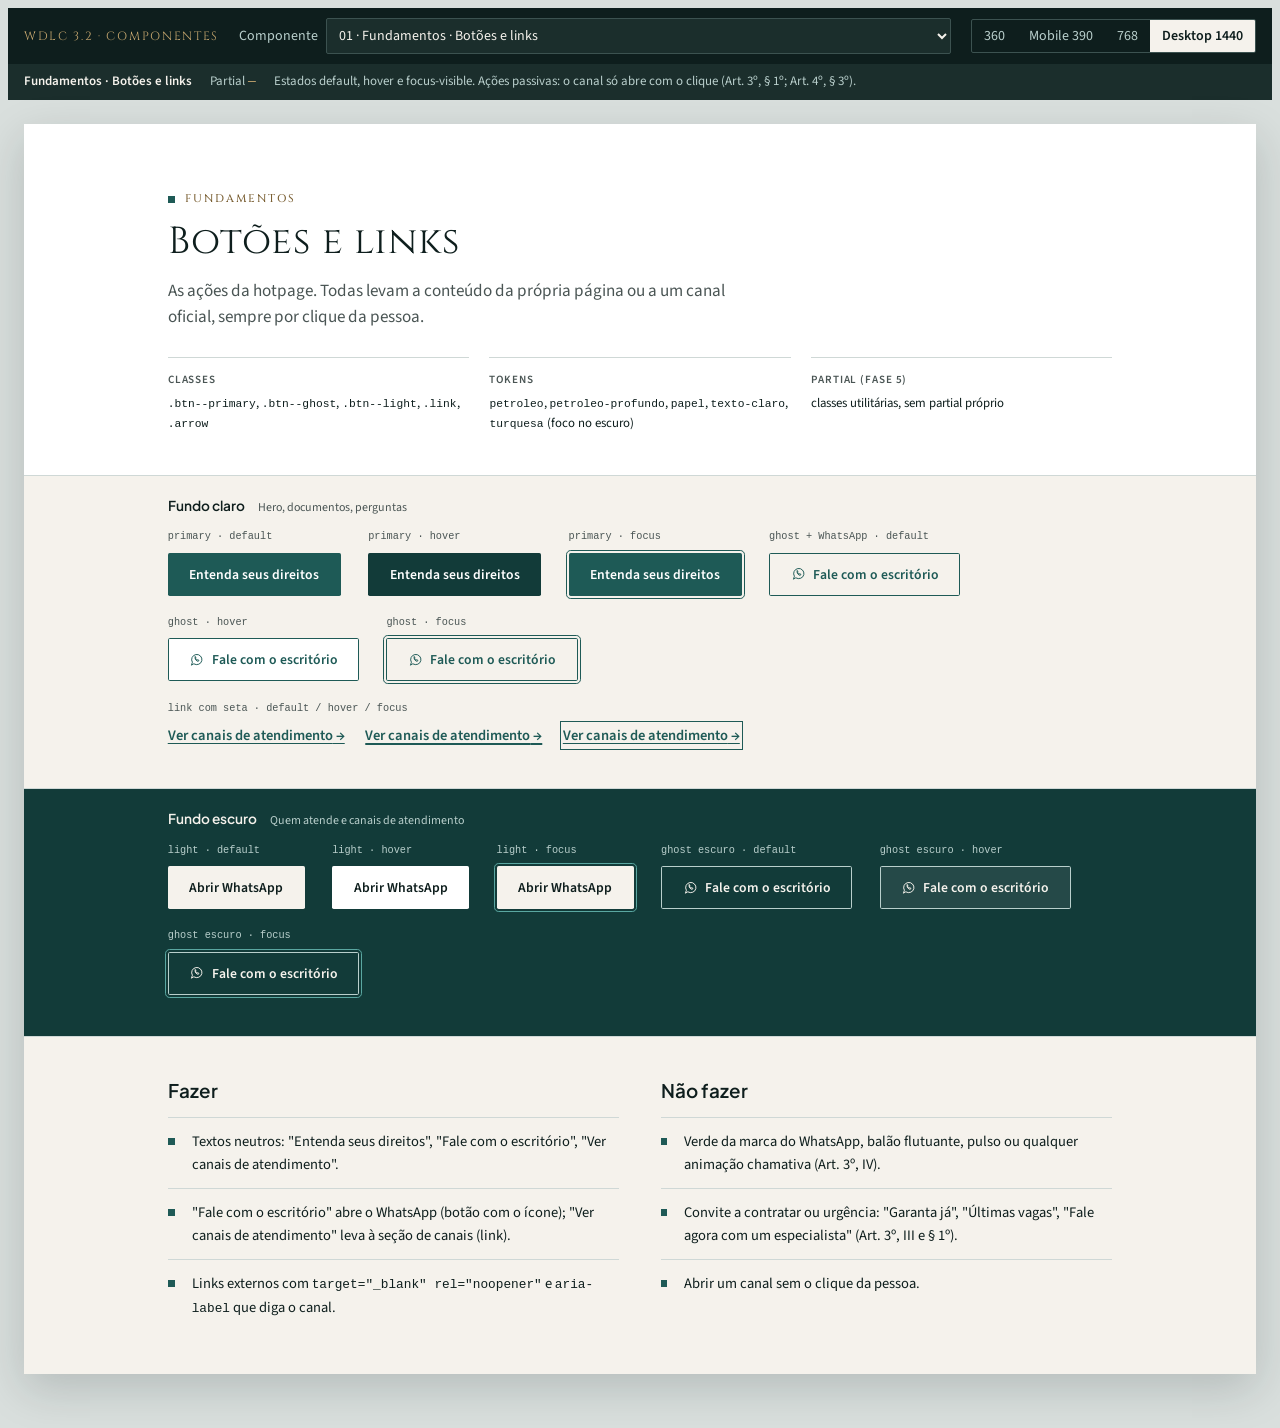
<file: catalogo-componentes-hotpages.html>
<!doctype html>
<html lang="pt-BR">
<head>
<meta charset="utf-8">
<meta name="viewport" content="width=device-width, initial-scale=1">
<title>Componentes das Hotpages</title>
<meta name="description" content="WDLC 3.2 — Catálogo de componentes UI das hotpages (variantes, estados, 360px a 1440px), Souza Guedes Advogados.">
<link rel="preconnect" href="https://fonts.googleapis.com">
<link rel="preconnect" href="https://fonts.gstatic.com" crossorigin>
<link rel="stylesheet" href="https://fonts.googleapis.com/css2?family=Cinzel:wght@400;500&family=Plus+Jakarta+Sans:wght@500;600;700&family=Source+Sans+3:wght@400;600&display=swap">
<style>
/* Componentes das hotpages Souza Guedes Advogados.
   Extraído sem alterações do protótipo aprovado da WDLC 3.1 (docs/fase-3-design-ui/wdlc-3.1-mockup-hotpage/prototipo.html)
   na WDLC 3.2 (#9). O protótipo e o catálogo de componentes usam este arquivo; a Fase 5 (#14) parte dele.
   O CSS da barra de revisão e do palco dos mockups fica em revisao.css. */
/* Hotpage modelo das campanhas (atraso na entrega do imóvel).
   Base visual: o design system do site institucional (WDLC 3.1 + mockups WDLC 3.2), reaproveitado sem alterações.
   A página é uma só e sem menu: o visitante chega por anúncio, entende a situação e, se quiser, escolhe um canal.
   Ritmo das faixas: papel (hero) · branco (situações) · petróleo-profundo (quem atende) · papel (documentos) · branco (perguntas) · petróleo-profundo (canais).
   Regras de cor (auditoria WCAG 2.1 AA do WDLC 3.1): turquesa nunca é texto; latão só sobre fundo escuro; latão-escuro sobre papel/branco. */
/* ---------- Base: design system do site institucional ---------- */
:root{
  color-scheme: light;
  --turquesa:#5AA7A1; --petroleo:#1E5A56; --petroleo-profundo:#123B39; --tinta:#0E1E1D;
  --papel:#F5F2EC; --nevoa:#E4EEEC; --texto-secundario:#4A5554; --texto-claro:#B9CFCC;
  --latao:#C9A970; --latao-escuro:#7A5F33; --linha:#CFD8D6; --borda-campo:#6E7C7A; --branco:#FFFFFF;
  --erro:#9B2C1F;   /* só erro de formulário; as hotpages não têm formulário (WDLC 1.2, seção 5) */

  --font-display:"Cinzel","Trajan Pro",Georgia,serif;
  --font-titulo:"Plus Jakarta Sans","Segoe UI",system-ui,sans-serif;
  --font-sans:"Source Sans 3","Segoe UI",system-ui,sans-serif;

  --s1:8px; --s2:16px; --s3:24px; --s4:32px; --s6:48px; --s10:80px; --s16:128px;
  --r-sm:2px;
}
*,*::before,*::after{box-sizing:border-box}
body{color:var(--tinta);font-family:var(--font-sans)}
button,input,select,textarea{font:inherit;color:inherit}
a{color:inherit}
:focus-visible{outline:2px solid var(--petroleo);outline-offset:3px}
@media (prefers-reduced-motion: reduce){*{transition:none!important;scroll-behavior:auto!important}}


/* ---------- Elementos de marca ---------- */
/* Moldura aberta: fio de 1px com uma interrupção no lado esquerdo (assinatura do monograma) */
.of{position:relative}
.of::before{content:"";position:absolute;inset:var(--of-inset,0);border:1px solid var(--of-c,var(--tinta));pointer-events:none;transition:border-color .15s;
  -webkit-mask:linear-gradient(#000 0 0) right/calc(100% - 2px) 100% no-repeat,linear-gradient(to bottom,#000 0 var(--of-a,38%),transparent var(--of-a,38%) var(--of-b,62%),#000 var(--of-b,62%)) left/2px 100% no-repeat;
          mask:linear-gradient(#000 0 0) right/calc(100% - 2px) 100% no-repeat,linear-gradient(to bottom,#000 0 var(--of-a,38%),transparent var(--of-a,38%) var(--of-b,62%),#000 var(--of-b,62%)) left/2px 100% no-repeat}
/* Selo: painel petróleo-profundo com moldura dupla (externa aberta, interna fechada) e fio de latão */
.seal{background:var(--petroleo-profundo);position:relative;--of-c:var(--texto-claro);--of-inset:12% 16%;--of-a:40%;--of-b:56%}
.seal::after{content:"";position:absolute;inset:18% 23%;border:1px solid var(--texto-claro);pointer-events:none}
.sq{display:inline-block;width:10px;height:10px;background:var(--petroleo);flex:none}

/* Composição do hero (reprodução da peça de marca) */
/* mobile/tablet: só a ponta da composição aparece, no canto superior direito, acima do nome */
.comp{position:absolute;top:0;right:-84px;width:230px;height:84px;margin:0}
@container site (min-width:760px){.comp{right:-40px;width:400px;height:140px}}
.comp > *{position:absolute;display:block}
.comp__nevoa{left:0;top:15%;width:27%;height:33%;background:var(--nevoa);--of-inset:17% 12% 17% 12%;--of-a:30%;--of-b:72%}
.comp__sq{left:17%;top:56%;width:10%;aspect-ratio:1;background:var(--petroleo)}
.comp__bar{left:32.5%;top:17.5%;width:15.3%;height:65%;background:var(--turquesa)}
.comp__panel{left:47.8%;top:0;right:0;bottom:0}
@container site (min-width:1100px){
  .comp{position:absolute;right:0;top:0;bottom:0;width:48%;height:auto;margin:0}
}

/* ---------- Site ---------- */
.site{font-size:17px;line-height:27px}
.wrap{max-width:1200px;margin-inline:auto;padding-inline:var(--s2)}
@container site (min-width:760px){.wrap{padding-inline:var(--s4)}}
@container site (min-width:1100px){.wrap{padding-inline:var(--s6)}}

.eyebrow{display:flex;align-items:center;gap:12px;font-family:var(--font-display);font-size:13px;line-height:16px;font-weight:500;letter-spacing:.18em;text-transform:uppercase;color:var(--latao-escuro);margin:0}
.eyebrow::before{content:"";width:8px;height:8px;background:var(--petroleo);flex:none}
.dark .eyebrow{color:var(--latao)}
.dark .eyebrow::before{background:var(--turquesa)}
.display{font-family:var(--font-display);font-weight:400;letter-spacing:.03em;font-size:30px;line-height:38px;margin:0;text-wrap:balance}
@container site (min-width:760px){.display{font-size:44px;line-height:52px}}
.h2,.h3{font-family:var(--font-titulo);font-weight:600;margin:0;text-wrap:balance}
.h2{font-size:26px;line-height:34px;letter-spacing:-.01em}
.h3{font-size:20px;line-height:28px}
@container site (min-width:760px){.h2{font-size:34px;line-height:42px}.h3{font-size:22px;line-height:30px}}
.lead{font-size:19px;line-height:29px;margin:0;max-width:62ch}
@container site (min-width:760px){.lead{font-size:20px;line-height:30px}}
.nota{font-size:14px;line-height:21px;color:var(--texto-secundario)}
.dark{background:var(--petroleo-profundo);color:var(--papel)}
.dark .nota,.dark .muted{color:var(--texto-claro)}
.muted{color:var(--texto-secundario)}
p{margin:0}
.prose{display:grid;grid-template-columns:minmax(0,1fr);gap:var(--s2);max-width:66ch;align-content:start}

.section{padding-block:var(--s10)}
@container site (min-width:1100px){.section{padding-block:var(--s16)}}
.section--tight{padding-block:var(--s6)}
@container site (min-width:1100px){.section--tight{padding-block:var(--s10)}}
.section__head{display:grid;gap:var(--s2);margin-bottom:var(--s6);max-width:70ch}
.more{margin-top:var(--s4)}

/* Botões */
.btn{display:inline-flex;align-items:center;justify-content:center;gap:var(--s1);font-family:var(--font-sans);font-size:16px;line-height:20px;font-weight:600;
  padding:14px 24px;border-radius:var(--r-sm);border:1px solid transparent;text-decoration:none;cursor:pointer;transition:background-color .15s,color .15s,border-color .15s}
.btn--primary{background:var(--petroleo);color:var(--branco)}
.btn--primary:hover{background:var(--petroleo-profundo)}
.btn--ghost{border-color:var(--petroleo);color:var(--petroleo);background:transparent}
.btn--ghost:hover{background:var(--branco)}
.dark .btn--light{background:var(--papel);color:var(--tinta)}
.dark .btn--light:hover{background:var(--branco)}
.dark .btn--ghost{border-color:var(--texto-claro);color:var(--papel)}
.dark .btn--ghost:hover{background:rgba(245,242,236,.08)}
.dark :focus-visible{outline-color:var(--turquesa)}
.btn[disabled]{opacity:.5;cursor:not-allowed}
.link{color:var(--petroleo);font-weight:600;text-decoration:underline;text-decoration-thickness:1px;text-underline-offset:4px}
.link:hover{text-decoration-thickness:2px}
.dark .link{color:var(--papel)}
.arrow::after{content:" →"}
.btn svg{width:18px;height:18px;flex:none}

/* Header */
.hdr{background:var(--papel);border-bottom:1px solid var(--linha);position:sticky;top:var(--hdr-top,0px);z-index:5;transition:box-shadow .2s ease}
.hdr.is-stuck{box-shadow:0 8px 24px -12px rgba(14,30,29,.28)}
.hdr__in{display:flex;align-items:center;justify-content:space-between;gap:var(--s3);min-height:72px}
.brand{display:flex;align-items:center;gap:12px;text-decoration:none;color:var(--tinta)}
.logo-wm{display:block;width:136px;height:28px;color:currentColor}
@container site (min-width:1100px){.hdr .logo-wm{width:156px;height:32px}}
/* Hero */
.hero{position:relative;padding-top:108px;overflow:clip}
@container site (min-width:760px){.hero{padding-top:172px}}
.hero__txt{display:grid;gap:var(--s3)}
.wordmark{font-family:var(--font-display);font-weight:400;font-size:60px;line-height:.98;letter-spacing:.02em;margin:0;color:var(--tinta)}
.wordmark small{display:block;font-size:13px;letter-spacing:.5em;color:var(--texto-secundario);margin-top:18px;line-height:1}
.claim{font-family:var(--font-titulo);font-weight:600;font-size:22px;line-height:30px;margin:0;max-width:24ch;text-wrap:balance}
.hero .lead{color:var(--texto-secundario);max-width:48ch}
.hero__ctas{display:flex;flex-wrap:wrap;gap:12px}
.hero__ctas .btn{flex:1 1 auto}
.hero__id{display:flex;flex-wrap:wrap;gap:6px 28px;padding-top:var(--s3);border-top:1px solid var(--linha);font-size:15px;color:var(--texto-secundario)}
.hero__id b{color:var(--tinta);font-weight:600}
@container site (min-width:760px){.wordmark{font-size:92px}}
@container site (min-width:1100px){
  .hero{padding-block:var(--s10) var(--s16);min-height:680px}
  .hero__txt{max-width:600px}
  .wordmark{font-size:112px}
  .claim{font-size:26px;line-height:34px}
  .hero__ctas .btn{flex:none}
}
/* 2 · Áreas — a moldura aberta */
.areas{display:grid;gap:var(--s3)}
@container site (min-width:760px){.areas{grid-template-columns:repeat(2,minmax(0,1fr))}}
@container site (min-width:1100px){.areas--4{grid-template-columns:repeat(4,minmax(0,1fr))}}
.acard{--of-c:var(--borda-campo);--of-a:22%;--of-b:46%;padding:var(--s4) var(--s3);display:flex;flex-direction:column;gap:var(--s2);text-decoration:none;color:inherit;background:var(--branco)}
.acard:hover{--of-c:var(--petroleo)}
.acard:hover::before{border-width:2px}
.acard:hover .acard__more{text-decoration-thickness:2px}
.acard__icon{width:48px;height:48px;background:var(--petroleo);color:var(--branco);display:grid;place-items:center;flex:none}
.acard__icon svg{width:24px;height:24px}
.acard p{color:var(--texto-secundario)}
.acard__more{margin-top:auto;color:var(--petroleo);font-weight:600;text-decoration:underline;text-decoration-thickness:1px;text-underline-offset:4px}
.acard--wide{gap:var(--s3)}
.acard--wide ul{margin:0;padding:0;list-style:none;display:grid;gap:6px;font-size:16px;line-height:24px}
.acard--wide li{padding-left:18px;position:relative}
.acard--wide li::before{content:"";position:absolute;left:0;top:11px;width:8px;height:1px;background:var(--latao-escuro)}
.tags{display:flex;flex-wrap:wrap;gap:6px}
.tag{font-size:13px;line-height:18px;font-weight:600;padding:3px 9px;border:1px solid var(--borda-campo);color:var(--petroleo);border-radius:var(--r-sm);background:transparent}
.dark .tag{border-color:var(--texto-claro);color:var(--papel)}
/* 3 · Corpo jurídico — o painel profundo com selo */
.team .section__head{margin-bottom:var(--s6)}
/* foto ao lado do texto em todos os formatos; os sócios se separam pelo espaço, sem fios */
.people{display:grid;gap:var(--s4)}
@container site (min-width:760px){.people{grid-template-columns:repeat(2,minmax(0,1fr));column-gap:var(--s6)}}
.person{display:grid;grid-template-columns:96px minmax(0,1fr);gap:var(--s2);align-items:center}
.person__txt{display:grid;gap:4px;min-width:0}
.person .h3{font-size:18px;line-height:24px}
.person .person__oab{font-size:14px}
.person p.bio{margin-top:4px;font-size:15px;line-height:22px;text-wrap:pretty}
/* foto pequena: só a moldura aberta externa, fina e por cima da foto (a interna sairia carregada) */
.person .portrait .seal::after{display:none}
.person .portrait .seal::before{z-index:2;--of-inset:6px;--of-a:34%;--of-b:62%;--of-c:rgba(245,242,236,.55)}
.person .portrait .seal img{-webkit-mask-image:none;mask-image:none;object-position:50% 0}
/* desktop: retrato maior, de moldura dupla */
@container site (min-width:1100px){
  .person{grid-template-columns:200px minmax(0,1fr);gap:var(--s3)}
  .person__txt{gap:6px}
  .person .h3{font-size:22px;line-height:30px}
  .person .person__oab{font-size:15px}
  .person p.bio{font-size:16px;line-height:24px}
  .person .portrait .seal::before,.person .portrait .seal::after{display:block}
  .person .portrait .seal::before{z-index:auto;--of-inset:7% 9%;--of-a:42%;--of-b:56%;--of-c:var(--texto-claro)}
  .person .portrait .seal img{-webkit-mask-image:linear-gradient(to bottom,#000 80%,transparent 100%);mask-image:linear-gradient(to bottom,#000 80%,transparent 100%)}
}
.pseal{aspect-ratio:1;max-width:100%;background:var(--petroleo);--of-inset:10%;--of-a:36%;--of-b:60%;display:grid;place-items:center}
.pseal span{font-family:var(--font-display);font-size:30px;color:var(--papel);letter-spacing:.06em}
.person__oab{font-family:var(--font-titulo);font-weight:600;font-size:15px;color:var(--texto-claro);letter-spacing:.02em}
.portrait{display:grid;gap:10px;align-content:start}
.portrait .seal{aspect-ratio:4/5;max-width:100%;--of-inset:7% 9%;--of-a:42%;--of-b:56%}
.portrait .seal::after{inset:11% 14%}
.portrait .seal{overflow:hidden}
.portrait .seal{background:radial-gradient(120% 70% at 50% 28%,var(--petroleo) 0%,var(--petroleo-profundo) 72%)}
.portrait .seal img{position:absolute;inset:0;width:100%;height:100%;object-fit:cover;object-position:50% 0;z-index:1;-webkit-mask-image:linear-gradient(to bottom,#000 80%,transparent 100%);mask-image:linear-gradient(to bottom,#000 80%,transparent 100%)}
.dark .portrait .seal{box-shadow:0 0 0 1px rgba(185,207,204,.28)}
/* 4 · Artigos — a névoa com moldura aberta, só com texto tinta */
.notice{background:var(--nevoa);color:var(--tinta);padding:var(--s4) var(--s4) var(--s4) var(--s6);display:grid;gap:8px;--of-c:var(--tinta);--of-inset:12px;--of-a:30%;--of-b:70%;font-size:16px;line-height:25px}
.notice b{font-family:var(--font-titulo);font-weight:600;font-size:17px}
/* 5 · CTA final — turquesa ancorada no petróleo */
.cta{position:relative;padding-block:var(--s10)}
.cta__bar{position:absolute;top:-40px;right:var(--s2);width:56px;height:96px;background:var(--turquesa)}
@container site (min-width:1100px){.cta{padding-block:var(--s16)}.cta__bar{right:12%;width:96px;height:160px;top:-64px}}
.cta__in{display:grid;gap:var(--s6)}
@container site (min-width:1100px){.cta__in{grid-template-columns:minmax(0,4fr) minmax(0,7fr);gap:var(--s10);align-items:start}}
.cta .h2{color:var(--papel)}
/* Canais agrupados por assunto: "Fale com o escritório" (remoto) e "Visite a sede" (presencial) */
.cgroups{display:grid;gap:var(--s10)}
@container site (min-width:760px){.cgroups{grid-template-columns:repeat(2,minmax(0,1fr))}}
@container site (min-width:760px){.cgroups--stack{grid-template-columns:minmax(0,1fr);gap:64px}}
.cgroup{display:grid;gap:var(--s3);align-content:start;padding-top:var(--s3);border-top:1px solid var(--tinta)}
.dark .cgroup{border-top-color:var(--latao)}
.cgroup__t{font-family:var(--font-display);font-weight:500;font-size:14px;line-height:18px;letter-spacing:.16em;text-transform:uppercase;margin:0}
.channels{display:grid;gap:var(--s3);margin:0}
.channel{display:grid;gap:6px}
.channel dt{display:flex;align-items:center;gap:8px;font-size:13px;letter-spacing:.08em;text-transform:uppercase;color:var(--texto-secundario);font-weight:600}
.channel dt svg{width:16px;height:16px;flex:none;color:var(--petroleo)}
.channel dd{margin:0;display:flex;flex-wrap:wrap;gap:4px 14px;align-items:baseline;padding-left:24px}
.channel strong{font-family:var(--font-titulo);font-weight:600;font-size:18px;line-height:26px;overflow-wrap:break-word}
.dark .channel dt{color:var(--texto-claro)}
.dark .channel dt svg{color:var(--turquesa)}
.copy{background:transparent;border:0;padding:0;color:var(--petroleo);font-size:14px;font-weight:600;text-decoration:underline;text-underline-offset:3px;cursor:pointer}
.dark .copy{color:var(--papel)}
/* Detalhe de área */
.detail{display:grid;gap:var(--s6)}
@container site (min-width:1100px){.detail{grid-template-columns:minmax(0,1fr) 360px;gap:var(--s10);align-items:start}}
.detail__main{display:grid;gap:var(--s10);min-width:0}
.block{display:grid;gap:var(--s2)}
.list{margin:0;padding:0;list-style:none;display:grid}
.list li{padding:14px 0 14px 28px;border-top:1px solid var(--linha);position:relative}
.list li::before{content:"";position:absolute;left:0;top:23px;width:8px;height:8px;background:var(--petroleo)}
/* Faixas de fundo alternadas nas páginas internas (mesmo ritmo da Home: papel · branco · petróleo-profundo) */
.band--branco{background:var(--branco);border-block:1px solid var(--linha)}
.section > .chapter{padding-block:0;border-top:0}
/* Perfis em fundo escuro */
.dark .facts div{border-top-color:rgba(185,207,204,.3)}
.dark .facts dt{color:var(--texto-claro)}
.dark .person__oab--light{color:var(--latao)}
/* Contato */
.ccards{display:grid;gap:var(--s3)}
@container site (min-width:760px){.ccards{grid-template-columns:repeat(3,minmax(0,1fr))}}
.ccard{margin:0;padding:var(--s4) var(--s3);background:var(--papel);display:grid;align-content:start;--of-c:var(--borda-campo);--of-inset:0;--of-a:30%;--of-b:56%}
.ccard .channel{gap:10px}
.ccard .channel dd{padding-left:0}
.ccard .channel strong{font-size:20px;line-height:28px}
.contact-aside{display:grid;gap:var(--s6);align-content:start}
.steps{list-style:none;margin:0;padding:0;display:grid;gap:var(--s3);counter-reset:st}
.steps li{display:grid;grid-template-columns:44px minmax(0,1fr);gap:4px var(--s2);counter-increment:st;padding-top:var(--s3);border-top:1px solid var(--linha)}
.steps li::before{content:counter(st,decimal-leading-zero);grid-row:span 2;font-family:var(--font-display);font-size:22px;line-height:28px;color:var(--latao-escuro)}
.steps b{font-family:var(--font-titulo);font-weight:600;font-size:18px;line-height:26px}
.steps span{color:var(--texto-secundario);font-size:16px;line-height:24px}
/* Rodapé */
.ftr{background:var(--tinta);color:var(--papel);padding-block:var(--s10) var(--s4);font-size:15px;line-height:23px;border-top:1px solid rgba(90,167,161,.4)}
.ftr__grid{display:grid;gap:var(--s6)}
@container site (min-width:760px){.ftr__grid{grid-template-columns:repeat(2,minmax(0,1fr))}}
@container site (min-width:1100px){.ftr__grid{grid-template-columns:minmax(0,4fr) minmax(0,3fr) minmax(0,3fr) minmax(0,2fr)}}
.ftr h2{font-family:var(--font-display);font-weight:500;font-size:12px;letter-spacing:.2em;text-transform:uppercase;color:var(--latao);margin:0 0 12px}
.ftr ul{list-style:none;margin:0;padding:0;display:grid;gap:8px}
.ftr a{color:var(--papel);text-decoration:none}
.ftr a:hover{text-decoration:underline;text-underline-offset:3px}
.ftr .muted{color:var(--texto-claro)}
.ftr__oab li{display:grid}
.ftr__oab span{color:var(--texto-claro);font-size:14px}
.ftr__legal{margin-top:var(--s6);padding-top:var(--s3);border-top:1px solid rgba(185,207,204,.25);display:grid;gap:12px;color:var(--texto-claro);font-size:14px;line-height:21px}
.ftr__legal p{max-width:110ch}
.ftr .brand{color:var(--papel);flex-direction:column;align-items:flex-start;gap:var(--s2)}
.ftr .logo-mono{width:64px;height:36px;color:var(--turquesa)}
.ftr .logo-wm{width:150px;height:31px}
.ftr :focus-visible{outline-color:var(--turquesa)}

/* Banner de cookies (não bloqueante) */
.cookie{position:sticky;bottom:0;z-index:6;background:var(--branco);border-top:1px solid var(--linha);box-shadow:0 -8px 24px rgba(14,30,29,.08)}
.cookie__in{display:flex;flex-wrap:wrap;gap:12px 24px;align-items:center;justify-content:space-between;padding-block:14px}
.cookie p{font-size:14px;line-height:21px;max-width:80ch;flex:1 1 280px}
.cookie .btn{padding:10px 16px;font-size:15px}

.screen[hidden],[hidden]{display:none!important}

/* ---------- Hotpage ---------- */

/* Cabeçalho: só a marca e o atalho para os canais (sem menu, a página é única) */
.hdr__cta{display:inline-flex;padding:10px 14px;font-size:15px}
.hdr__cta .lg{display:none}
@container site (min-width:760px){.hdr__cta .sm{display:none}.hdr__cta .lg{display:inline}}
@container site (min-width:1100px){.hdr__cta{padding:11px 18px;font-size:16px}.hdr__in{min-height:88px}}

/* Hero: área de atuação, a situação do visitante e chamadas para entender.
   O título usa a fonte de assinatura da marca (Cinzel, como os títulos de página do site), sem destaque de cor. */
@container site (min-width:1100px){.hero .display{font-size:44px;line-height:54px}}
.hero__txt .lead{max-width:52ch}
@container site (min-width:1100px){.hero__txt{max-width:580px}.hero{min-height:640px}}

/* Situações: lista numerada no estilo dos valores do site (fio tinta em cima), sem cartões nem ícones.
   Grade de 2 × 2 com bastante respiro, para cada situação ler como um bloco separado; o número segue o padrão dos passos (Cinzel, latão-escuro). */
.sits{display:grid;gap:var(--s4);counter-reset:sit}
@container site (min-width:760px){.sits{grid-template-columns:repeat(2,minmax(0,1fr));gap:var(--s6) var(--s6)}}
@container site (min-width:1100px){.sits{max-width:1040px;margin-inline:auto;gap:var(--s6)}}
/* só o cabeçalho é centralizado; os itens ficam alinhados à esquerda */
#situacoes .section__head{margin-inline:auto;text-align:center;justify-items:center}
/* cada situação é um cartão branco com a moldura aberta da marca (como "O que reunir" e os canais) e o número no quadrado petróleo (como os caminhos); igual no celular e no desktop */
.sit{display:grid;grid-template-columns:minmax(0,1fr);gap:10px;align-content:start;padding:var(--s3);background:var(--branco);counter-increment:sit;
  --of-c:var(--borda-campo);--of-a:28%;--of-b:52%}
@container site (min-width:1100px){.sit{padding:var(--s4)}}
/* o número fica no ::after (o ::before é a moldura aberta), levado para a frente com order */
.sit::after{content:counter(sit,decimal-leading-zero);order:-1;justify-self:start;width:40px;height:40px;display:grid;place-items:center;margin-bottom:var(--s1);
  background:var(--petroleo);color:var(--branco);font-family:var(--font-display);font-size:16px;line-height:1;letter-spacing:.04em}
.sit h3{font-family:var(--font-titulo);font-weight:600;font-size:19px;line-height:26px;margin:0}
@container site (min-width:1100px){.sit h3{font-size:20px;line-height:28px}}
.sit p{color:var(--texto-secundario);max-width:44ch}
.sits-foot{margin:var(--s6) auto 0;max-width:70ch;text-align:center}
.sits-dots{display:none}

/* Documentos e caminhos: dois assuntos, dois blocos visuais.
   "O que reunir" é um cartão branco com moldura aberta (checklist); "Caminhos possíveis" fica fora dele, como linha do tempo numerada. */
.docs{display:grid;gap:var(--s10)}
@container site (min-width:1100px){.docs{grid-template-columns:minmax(0,5fr) minmax(0,6fr);gap:var(--s16);align-items:start}}
.dblock__head{display:grid;gap:6px;margin-bottom:var(--s3)}
.dblock__head p{color:var(--texto-secundario)}
.kit{background:var(--branco);padding:var(--s4) var(--s3);--of-c:var(--borda-campo);--of-a:18%;--of-b:34%}
@container site (min-width:760px){.kit{padding:var(--s6) var(--s4)}}
.kit .dblock__head{padding-bottom:var(--s3);border-bottom:1px solid var(--tinta)}
.checks{list-style:none;margin:0;padding:0;display:grid}
.checks li{display:grid;grid-template-columns:8px minmax(0,1fr);gap:2px 14px;padding-block:14px;border-bottom:1px solid var(--linha)}
.checks li:last-child{border-bottom:0;padding-bottom:0}
.checks li::before{content:"";grid-row:span 2;width:8px;height:8px;margin-top:8px;background:var(--petroleo)}
.checks b{font-weight:600}
.checks span{color:var(--texto-secundario);font-size:16px;line-height:24px}
/* linha do tempo: quadrados numerados ligados por um fio */
.paths{list-style:none;margin:0;padding:0;display:grid;counter-reset:st}
.paths li{position:relative;display:grid;grid-template-columns:48px minmax(0,1fr);gap:6px var(--s3);counter-increment:st;padding-bottom:var(--s4)}
.paths li:last-child{padding-bottom:0}
.paths li::before{content:counter(st,decimal-leading-zero);grid-row:span 3;width:48px;height:48px;display:grid;place-items:center;background:var(--petroleo);color:var(--branco);
  font-family:var(--font-display);font-size:18px;letter-spacing:.04em;position:relative;z-index:1}
.paths li:not(:last-child)::after{content:"";position:absolute;left:23.5px;top:48px;bottom:0;width:1px;background:var(--borda-campo)}
.paths b{font-family:var(--font-titulo);font-weight:600;font-size:18px;line-height:26px;padding-top:11px}
.paths span{color:var(--texto-secundario);font-size:16px;line-height:24px}
.paths .link{justify-self:start;margin-top:6px;font-size:16px;line-height:24px}

/* Perguntas frequentes (editorial clara): título, aviso e ajuda numa coluna à esquerda; accordion à direita */
.acc{border-top:1px solid var(--tinta)}
.acc details{border-bottom:1px solid var(--linha)}
.acc summary{list-style:none;display:flex;justify-content:space-between;gap:var(--s3);align-items:center;padding:22px 0;cursor:pointer;
  font-family:var(--font-titulo);font-weight:600;font-size:17px;line-height:25px}
@container site (min-width:760px){.acc summary{font-size:18px;line-height:27px;padding:24px 0}}
.acc summary::-webkit-details-marker{display:none}
.acc summary::after{content:"";flex:none;width:10px;height:10px;margin-right:6px;border-right:1.5px solid var(--petroleo);border-bottom:1.5px solid var(--petroleo);
  transform:translateY(-3px) rotate(45deg);transition:transform .2s}
.acc details[open] summary::after{transform:translateY(3px) rotate(-135deg)}
.acc summary:hover,.acc details[open] summary{color:var(--petroleo)}
.acc details > div{padding:0 0 var(--s3);display:grid;gap:12px;color:var(--texto-secundario);max-width:64ch}
/* aviso informativo: linha discreta embaixo das perguntas */
.faq-note{display:flex;gap:10px;align-items:flex-start;font-size:14px;line-height:21px;color:var(--texto-secundario)}
.faq-note svg{width:18px;height:18px;flex:none;color:var(--petroleo);margin-top:1px}
.faq-note b{color:var(--tinta);font-weight:600}
.faq-help{display:grid;gap:8px;padding:var(--s3);background:var(--papel);--of-c:var(--borda-campo);--of-a:30%;--of-b:56%}
.faq-help b{font-family:var(--font-titulo);font-weight:600;font-size:17px;line-height:25px}
.faq-help .link{justify-self:start;margin-top:4px}
.faq-ed{display:grid;gap:var(--s6)}
@container site (min-width:1100px){.faq-ed{grid-template-columns:minmax(0,4fr) minmax(0,7fr);gap:var(--s10);align-items:start}}
.faq-ed__side{display:grid;gap:var(--s6);align-content:start}
.faq-ed__main{display:grid;gap:var(--s4);min-width:0}
/* celular: "Não encontrou sua dúvida?" vem depois das perguntas, não antes */
@container site (max-width:1099px){.faq-ed__side{display:contents}.faq-ed__main{order:1}.faq-help{order:2}}
.faq-ed__side .section__head{margin:0}

/* Quem atende: a faixa escura "Corpo Jurídico" do site, logo depois das situações (a credibilidade aparece cedo) */
/* contato: faixa na largura da seção, logo abaixo dos sócios, com o fundo petróleo */
.team__cta{display:flex;flex-wrap:wrap;align-items:center;justify-content:space-between;gap:var(--s2) var(--s3);margin-top:var(--s6);padding:var(--s3);background:var(--petroleo)}
.team__cta p{font-family:var(--font-titulo);font-weight:600;font-size:18px;line-height:26px}
@container site (max-width:759px){.team__cta .btn{width:100%}}
@container site (min-width:760px){.team .section__head .muted{max-width:none}}

/* Canais de atendimento: bloco final "Atendimento" do site (petróleo-profundo + barra turquesa).
   Uma sequência só, alinhada à esquerda, na mesma grade de 3 colunas: cabeçalho com o horário → três canais iguais → o que acontece depois do contato. */
/* seção toda centralizada: cabeçalho, conteúdo dos cartões e passos */
.canais__head{display:grid;gap:var(--s2);justify-items:center;text-align:center;max-width:720px;margin-inline:auto}
.hours{display:inline-flex;gap:10px;align-items:center;margin-top:var(--s1);padding:8px 14px;border:1px solid rgba(185,207,204,.35);color:var(--texto-claro);font-size:15px;line-height:22px;text-align:left}
.hours svg{width:18px;height:18px;flex:none;color:var(--turquesa)}
.hours b{color:var(--papel);font-weight:600}
/* os três canais com o mesmo peso: mesmo cartão, mesmo botão */
.chs{display:grid;gap:var(--s3);margin-top:var(--s6)}
@container site (min-width:760px){.chs{grid-template-columns:repeat(3,minmax(0,1fr))}}
.ch{display:flex;flex-direction:column;align-items:center;text-align:center;gap:12px;margin:0;padding:var(--s4) var(--s3);--of-c:rgba(185,207,204,.45);--of-a:28%;--of-b:50%}
.ch dt{display:flex;align-items:center;justify-content:center;gap:8px;font-size:13px;letter-spacing:.08em;text-transform:uppercase;color:var(--texto-claro);font-weight:600}
.ch dt svg{width:18px;height:18px;flex:none;color:var(--turquesa)}
.ch dd{margin:0;display:flex;flex-direction:column;align-items:center;gap:10px;flex:1}
.ch strong{font-family:var(--font-titulo);font-weight:600;font-size:20px;line-height:28px;overflow-wrap:break-word}
.ch .act{display:flex;flex-wrap:wrap;gap:12px 18px;align-items:center;justify-content:center;margin-top:auto;padding-top:var(--s1)}
.ch .btn{padding:12px 18px;font-size:15px}
/* depois do contato: mesma grade dos cartões, cada passo embaixo de uma coluna */
.after{margin-top:var(--s10);padding-top:var(--s6);border-top:1px solid rgba(185,207,204,.3)}
.after summary{list-style:none;display:flex;justify-content:center;align-items:center;gap:var(--s2)}
.after summary::-webkit-details-marker{display:none}
.after > .steps{margin-top:var(--s6)}
/* no desktop é só o título do bloco (sempre aberto); no celular vira um item recolhível, fechado de início */
@container site (min-width:760px){.after summary{pointer-events:none}}
.after .cgroup__t{color:var(--latao);text-align:center}
.after .steps{gap:var(--s3)}
.after .steps li{grid-template-columns:minmax(0,1fr);justify-items:center;align-content:start;text-align:center;gap:6px}
.after .steps li::before{grid-row:auto;margin-bottom:4px}
.after .steps span{max-width:32ch}
@container site (min-width:760px){.after .steps{grid-template-columns:repeat(3,minmax(0,1fr))}.after .steps li{border-top:0;padding-top:0}}
.dark .steps li{border-top-color:rgba(185,207,204,.3)}
.dark .steps li::before{color:var(--texto-claro)}
.dark .steps span{color:var(--texto-claro)}

/* Rodapé compacto */
@container site (min-width:1100px){.ftr__grid{grid-template-columns:minmax(0,4fr) minmax(0,3fr) minmax(0,3fr) minmax(0,2fr)}}

/* Celular: a mesma página, mais compacta (menos rolagem, nenhum texto a menos) */
@container site (max-width:759px){
  .wrap{padding-inline:24px}
  .section,.cta{padding-block:64px}
  /* hero: título e texto menores, para quebrar menos linhas na tela pequena, com respiro entre os blocos */
  .hero{padding-top:112px;padding-bottom:var(--s6)}
  .hero__txt{gap:var(--s3)}
  .hero .eyebrow{margin-bottom:4px}
  .hero .display{font-size:24px;line-height:34px;letter-spacing:.01em}
  .hero .lead{font-size:17px;line-height:27px}
  .hero__ctas{margin-top:var(--s2);gap:var(--s2)}
  .hero__id{font-size:14px;margin-top:var(--s3);padding-top:var(--s3);gap:10px 28px}
  /* situações: carrossel com deslize lateral (sem rolagem automática); o próximo item aparece na borda para indicar que há mais */
  .sits{display:grid;grid-auto-flow:column;grid-auto-columns:82%;gap:var(--s3);overflow-x:auto;scroll-snap-type:x mandatory;
    margin-inline:-24px;padding-inline:24px;scroll-padding-inline:24px;scrollbar-width:none;overscroll-behavior-x:contain}
  .sits::-webkit-scrollbar{display:none}
  .sit{scroll-snap-align:start}
  .sit h3{font-size:18px;line-height:25px}
  .sits-dots{display:flex;justify-content:center;gap:8px;margin-top:var(--s3)}
  .sits-dots span{width:8px;height:8px;background:var(--linha);transition:background .2s}
  .sits-dots span.on{background:var(--petroleo)}
  .sits-foot{margin-top:var(--s3)}
  .section__head{margin-bottom:var(--s4)}
  /* documentos: menos espaço interno no cartão e na linha do tempo */
  .docs{gap:var(--s6)}
  .kit{padding:var(--s3) var(--s2)}
  .checks li{padding-block:12px}
  .paths li{padding-bottom:var(--s3)}
  /* canais: cada canal numa linha (rótulo e contato à esquerda, botão à direita), os três iguais */
  .chs{gap:12px;margin-top:var(--s4)}
  .ch{display:grid;grid-template-columns:minmax(0,1fr) auto;align-items:center;gap:4px var(--s2);text-align:left;padding:var(--s2) 20px}
  .ch dt{justify-content:flex-start;font-size:12px}
  .ch dd{display:contents}
  .ch strong{grid-column:1;font-size:17px;line-height:24px}
  .ch .act{grid-column:2;grid-row:1 / span 2;margin:0;padding:0}
  .ch .btn{padding:10px 12px;font-size:14px;width:132px;justify-content:center}
  /* canais: cabeçalho mais leve; o horário vira uma linha discreta e "Depois do primeiro contato" fica recolhido */
  .canais__head{gap:12px}
  .canais__head .muted{font-size:16px;line-height:24px}
  .hours{border:0;padding:0;margin-top:4px;font-size:14px;line-height:20px;align-items:flex-start;text-align:center;max-width:32ch}
  .hours svg{display:none}
  .after{margin-top:var(--s4);padding-top:0;border-top:0;border-bottom:1px solid rgba(185,207,204,.3)}
  .after summary{justify-content:space-between;padding:18px 0;border-top:1px solid rgba(185,207,204,.3);cursor:pointer}
  .after summary::after{content:"";flex:none;width:10px;height:10px;margin-right:6px;border-right:1.5px solid var(--turquesa);border-bottom:1.5px solid var(--turquesa);
    transform:translateY(-3px) rotate(45deg);transition:transform .2s}
  .after[open] summary::after{transform:translateY(3px) rotate(-135deg)}
  .after > .steps{margin-top:0;padding-bottom:var(--s3)}
  /* passos no celular: número ao lado do título, como uma lista, em vez de empilhados e centralizados */
  /* perguntas: só as perguntas à vista (todas fechadas), linhas mais baixas e aviso menor */
  .faq-ed{gap:var(--s4)}
  .faq-ed__main{gap:var(--s3)}
  .acc summary{padding:16px 0;font-size:16px;line-height:23px}
  .acc details > div{font-size:16px;line-height:24px}
  .faq-note{font-size:13px;line-height:19px}
  .faq-note svg{width:16px;height:16px}
  .after .steps{gap:var(--s2)}
  .after .steps li{grid-template-columns:40px minmax(0,1fr);justify-items:start;text-align:left;gap:2px 12px;padding-top:var(--s2)}
  .after .steps li::before{grid-row:span 2;margin:0}
  .after .cgroup__t{text-align:left}
  /* rodapé: sede e escritório lado a lado; contato na linha inteira */
  .ftr{padding-top:var(--s6)}
  .ftr__grid{grid-template-columns:repeat(2,minmax(0,1fr));gap:var(--s4) var(--s3)}
  .ftr__grid > :first-child,.ftr__grid > :nth-child(3){grid-column:1 / -1}
  .ftr__grid > :nth-child(3){order:1}
  .ftr__legal{margin-top:var(--s4)}
}
/* Documentos e caminhos no celular e no tablet: abas "O que reunir" / "Caminhos possíveis", um assunto por vez */
.dtabs{display:none}
@container site (max-width:1099px){
  .dtabs{display:grid;grid-template-columns:1fr 1fr;margin-bottom:var(--s3);border:1px solid var(--petroleo)}
  .dtabs button{appearance:none;border:0;background:transparent;color:var(--petroleo);font:600 15px/20px var(--font-titulo);padding:12px 8px;cursor:pointer}
  .dtabs button[aria-selected="true"]{background:var(--petroleo);color:var(--branco)}
  .dtabs button:focus-visible{outline:2px solid var(--petroleo);outline-offset:2px}
  .docs[data-tab="kit"] .dpaths,.docs[data-tab="paths"] .kit{display:none}
  .docs .dblock__head .h3{position:absolute;width:1px;height:1px;overflow:hidden;clip:rect(0 0 0 0);white-space:nowrap}
  .dpaths{padding-top:var(--s1)}
}
/* Perguntas no celular: a seção de canais vem logo depois, então o atalho "Não encontrou sua dúvida?" fica só no desktop */
@container site (max-width:1099px){.faq-help{display:none}}

/* Banner de cookies: aceitar e recusar com o mesmo peso visual (tags só depois do aceite) */
.cookie__btns{display:flex;gap:10px;flex-wrap:wrap}
.cookie__btns .btn{min-width:112px}

/* ---------- Ajuste da WDLC 3.2: celulares de 360px ----------
   O protótipo da WDLC 3.1 foi desenhado em 390px. Abaixo de 380px, a linha de cada canal não comporta o contato e o
   botão lado a lado (o telefone e o e-mail quebravam no meio), então o botão desce para baixo do contato. */
@container site (max-width:379px){
  .ch{grid-template-columns:minmax(0,1fr)}
  .ch .act{grid-column:1;grid-row:auto;justify-content:flex-start;padding-top:4px}
  .ch .btn{width:100%}
}

/* ---------- Propostas da WDLC 3.2 (#9): sujeitas à aprovação dos sócios ----------
   Não aparecem no protótipo aprovado da WDLC 3.1. Só entram na Fase 5 se os sócios aprovarem. */

/* Barra de canais fixa no celular: discreta, sem pulso, sem tooltip e sem abrir nada sozinha.
   Os três canais com o mesmo peso. Some a partir de 760px e enquanto o aviso de cookies estiver aberto. */
.mbar{position:sticky;bottom:0;z-index:6;background:var(--papel);border-top:1px solid var(--linha);box-shadow:0 -8px 24px rgba(14,30,29,.08);padding-bottom:env(safe-area-inset-bottom,0px)}
.mbar ul{list-style:none;margin:0;padding:0;display:grid;grid-template-columns:repeat(3,minmax(0,1fr))}
.mbar li + li{border-left:1px solid var(--linha)}
.mbar a{display:flex;flex-direction:column;align-items:center;justify-content:center;gap:4px;min-height:60px;padding:8px 4px;color:var(--petroleo);
  font-family:var(--font-titulo);font-weight:600;font-size:13px;line-height:16px;text-decoration:none;transition:background-color .15s}
.mbar a svg{width:20px;height:20px;flex:none}
.mbar a:hover{background:var(--branco)}
.mbar a:focus-visible{outline-offset:-4px}
@container site (min-width:760px){.mbar{display:none}}

/* Aviso de cookies com "Configurar": o painel abre dentro do próprio aviso (sem modal) e começa com as medições desligadas */
.cookie__link{background:transparent;border:0;padding:10px 4px;font-size:15px;cursor:pointer}
/* no celular, "Configurar" fica numa linha própria, embaixo de "Recusar" e "Aceitar", que continuam lado a lado */
@container site (max-width:759px){.cookie__link{order:1;flex:1 0 100%;text-align:left;padding:4px 0}}
.cookie__cfg{display:grid;gap:var(--s2);padding-block:4px 16px}
.copts{margin:0;padding:0;border:0;display:grid;min-width:0}
.copts legend{padding:0;margin-bottom:8px;font-family:var(--font-titulo);font-weight:600;font-size:17px;line-height:25px}
.copt{display:grid;grid-template-columns:minmax(0,1fr) auto;gap:4px var(--s2);align-items:center;padding-block:12px;border-top:1px solid var(--linha);cursor:pointer}
.copt b{font-weight:600;font-size:15px;line-height:22px}
.copt span{display:block;color:var(--texto-secundario);font-size:14px;line-height:21px;max-width:72ch}
.copt:has(:disabled){cursor:default}
/* interruptor quadrado, como o resto da marca (o site não tem uso aprovado para cantos redondos): caixa de seleção com role="switch"; o estado aparece na posição e no preenchimento, não só na cor */
.switch{appearance:none;-webkit-appearance:none;margin:0;width:44px;height:24px;border:1px solid var(--borda-campo);border-radius:var(--r-sm);background:var(--branco);position:relative;cursor:pointer;flex:none;transition:background-color .15s,border-color .15s}
.switch::before{content:"";position:absolute;top:3px;left:3px;width:16px;height:16px;background:var(--borda-campo);transition:transform .15s,background-color .15s}
.switch:checked{background:var(--petroleo);border-color:var(--petroleo)}
.switch:checked::before{transform:translateX(20px);background:var(--branco)}
.switch:hover{border-color:var(--petroleo)}
.switch:disabled{opacity:.55;cursor:default}
</style>
<style>
/* Barra de revisão e palco dos mockups e do catálogo (fora da hotpage).
   Extraído do protótipo da WDLC 3.1. Não vai para a Fase 5. */
:root{--palco:#D9DFDD}  /* fundo do palco de revisão, fora do site */
body{background:var(--palco)}
/* ---------- Barra de revisão (fora do mockup) ---------- */
.review{position:sticky;top:env(safe-area-inset-top,0px);z-index:50;background:var(--tinta);color:var(--papel);
  padding:10px 16px;display:flex;flex-wrap:wrap;gap:10px 20px;align-items:center;font-size:14px}
.review__id{font-family:var(--font-display);letter-spacing:.14em;font-size:12px;color:var(--latao);white-space:nowrap}
.review__screen{display:flex;gap:8px;align-items:center;min-width:0;flex:1 1 260px}
.review__screen label{color:var(--texto-claro);white-space:nowrap}
.review select{background:#1b2e2c;color:var(--papel);border:1px solid #3c5250;border-radius:var(--r-sm);padding:6px 8px;min-width:0;max-width:100%;flex:1}
.seg{display:inline-flex;border:1px solid #3c5250;border-radius:var(--r-sm);overflow:hidden}
.seg button{background:transparent;border:0;padding:6px 12px;color:var(--texto-claro);cursor:pointer}
.seg button[aria-pressed="true"]{background:var(--papel);color:var(--tinta);font-weight:600}
.review :focus-visible{outline-color:var(--turquesa)}
.notes{background:#1b2e2c;color:var(--texto-claro);padding:8px 16px;font-size:13px;line-height:1.5;display:flex;flex-wrap:wrap;gap:4px 18px}
.notes b{color:var(--papel);font-weight:600}
.notes code{font-family:ui-monospace,Consolas,monospace;color:var(--latao)}
.stage{padding:24px 16px 48px;display:flex;justify-content:center}
.frame{container-type:inline-size;container-name:site;background:var(--papel);color:var(--tinta);
  width:1440px;flex:none;box-shadow:0 18px 50px rgba(14,30,29,.18);position:relative}
.frame[data-vp="mobile"]{width:390px;border:8px solid var(--tinta);border-radius:28px;overflow:clip}

.toast{position:fixed;left:50%;bottom:24px;transform:translateX(-50%);background:var(--tinta);color:var(--papel);padding:10px 16px;font-size:14px;z-index:60;border-radius:var(--r-sm)}
.review__title{color:var(--texto-claro);font-size:14px;flex:1 1 260px;min-width:0}
.review__title b{color:var(--papel);font-weight:600}

/* Larguras extras do catálogo da WDLC 3.2: menor celular (360) e tablet (768) */
.frame[data-vp="m360"]{width:360px;border:8px solid var(--tinta);border-radius:28px;overflow:clip}
.frame[data-vp="tablet"]{width:768px}
</style>
<style>
/* Moldura do catálogo (fora da hotpage): cabeçalho de cada componente, rótulos de variante e regras.
   Os componentes em si usam só design-system/componentes.css. Mesma moldura do catálogo do site (WDLC 3.3). */
.cat-head{padding-block:var(--s10) var(--s6);border-bottom:1px solid var(--linha);background:var(--branco)}
.cat-head__in{display:grid;gap:var(--s2)}
.cat-meta{display:grid;gap:var(--s2);margin:var(--s2) 0 0}
@container site (min-width:760px){.cat-meta{grid-template-columns:repeat(3,minmax(0,1fr));gap:var(--s3)}}
.cat-meta div{border-top:1px solid var(--linha);padding-top:12px}
.cat-meta dt{font-size:13px;letter-spacing:.08em;text-transform:uppercase;color:var(--texto-secundario);font-weight:600}
.cat-meta dd{margin:4px 0 0;font-size:15px;line-height:22px}
.cat-meta code,.spec__label code,.cat-rules code{font-family:ui-monospace,Consolas,monospace;font-size:.88em}
.spec{border-bottom:1px solid var(--linha)}
.spec__label{display:flex;flex-wrap:wrap;gap:4px 16px;align-items:baseline;padding-block:var(--s3) var(--s2);font-size:14px;line-height:21px;color:var(--texto-secundario)}
.spec__label b{font-family:var(--font-titulo);font-weight:600;font-size:16px;color:var(--tinta)}
.spec__body{padding-bottom:var(--s6)}
.spec__row{display:flex;flex-wrap:wrap;gap:var(--s3) var(--s4);align-items:flex-start}
.spec__cell{display:grid;gap:10px;justify-items:start;min-width:0;max-width:100%}
.spec__cell:has(> .spec__phone){width:min(390px,100%)}
.spec__cell--grow{flex:1 1 280px;justify-items:stretch}
.spec__cap{font-family:ui-monospace,Consolas,monospace;font-size:12px;line-height:16px;color:var(--texto-secundario)}
.dark .spec__cap{color:var(--texto-claro)}
.spec__grid{display:grid;gap:var(--s3)}
@container site (min-width:760px){.spec__grid{grid-template-columns:repeat(2,minmax(0,1fr))}}
/* Exemplo de celular dentro do quadro: é ele mesmo o contêiner "site", então vale a regra de 390px em qualquer largura */
.spec__phone{container-type:inline-size;container-name:site;width:min(390px,100%);height:420px;overflow:hidden;position:relative;border:1px solid var(--linha);background:var(--papel)}
.spec__phone .mbar,.spec__phone .cookie{position:absolute;left:0;right:0;bottom:0}
.spec__phone__page{padding:24px;display:grid;gap:12px}
.spec__proposta{display:inline-block;justify-self:start;border:1px solid var(--latao-escuro);color:var(--latao-escuro);font-size:12px;line-height:16px;padding:2px 8px;letter-spacing:.08em;text-transform:uppercase}
.cat-rules{display:grid;gap:var(--s4);padding-block:var(--s6)}
@container site (min-width:760px){.cat-rules{grid-template-columns:repeat(2,minmax(0,1fr));gap:var(--s6)}}
.cat-rules h2{margin-bottom:var(--s2)}
.cat .cookie{position:relative}
.cat .acc{width:100%}
.st-cell .acc{min-width:min(100%,420px)}
</style>
</head>
<body>
<!-- ======= Barra de revisão ======= -->
<div class="review" role="region" aria-label="Controles de revisão do catálogo">
  <span class="review__id">WDLC 3.2 · COMPONENTES</span>
  <div class="review__screen">
    <label for="screen-select">Componente</label>
    <select id="screen-select"></select>
  </div>
  <div class="seg" role="group" aria-label="Largura do quadro">
    <button type="button" data-vp="m360" aria-pressed="false">360</button>
    <button type="button" data-vp="mobile" aria-pressed="false">Mobile 390</button>
    <button type="button" data-vp="tablet" aria-pressed="false">768</button>
    <button type="button" data-vp="desktop" aria-pressed="true">Desktop 1440</button>
  </div>
</div>
<div class="notes" id="notes" aria-live="polite"></div>

<div class="stage" id="stage">
<div class="frame" id="frame" data-vp="desktop">
<div class="site">
<!-- Logos oficiais: cópia dos vetores do protótipo da WDLC 3.1 (extraídos de "Souza Guedes.pdf") -->
<svg width="0" height="0" style="position:absolute" aria-hidden="true"><defs><path id="wfont_4_54" d="M.06100464 .041000368C.059000654 .05032857 .057998659 .06832377 .057998659 .09498596 .057998659 .121658328 .06299845 .1499939 .07299805 .17999268H.08200073C.081329349 .17266846 .08099365 .16533916 .08099365 .15800476 .08099365 .117335 .09332784 .08350118 .117996219 .056503297 .1426646 .029505412 .17533367 .01600647 .21600342 .01600647 .25800578 .01600647 .2925059 .028671265 .31950379 .054000856 .34650169 .079330448 .3600006 .11116028 .3600006 .14949036 .3600006 .18783061 .34700013 .21899922 .32099916 .24299622L.1289978 .42100526C.09299723 .45433045 .07499695 .49465943 .07499695 .5419922 .07499695 .58933517 .09083048 .62983706 .12249756 .6634979 .15416463 .697169 .19700115 .7140045 .25100709 .7140045 .27633668 .7140045 .30500285 .7106679 .33700563 .70399478H.37600709V.58099368H.3670044C.3670044 .6123352 .35617066 .6373393 .33450318 .65600588 .3128357 .6746724 .28499858 .68400576 .25099183 .68400576 .21699524 .68400576 .1884969 .67266848 .16549683 .6499939 .14249675 .6273295 .1309967 .598999 .1309967 .56500247 .1309967 .53100588 .14433289 .5016734 .17100525 .477005L.36799623 .29499818C.40133158 .264328 .41799928 .22232564 .41799928 .16899109 .41799928 .11566671 .40099589 .07183329 .36698915 .037490846 .33299256 .0031585694 .2876638-.014007568 .23100281-.014007568 .20166524-.014007568 .17049663-.009506226 .13749695-.00050354006 .104497279 .0084991459 .07899984 .02233378 .06100464 .041000368Z"/><path id="wfont_4_82" d="M.21800232 .5744934C.2693329 .6008301 .3258311 .6139984 .38749696 .6139984 .4491628 .6139984 .505661 .6008301 .5569916 .5744934 .60833236 .54816696 .6491699 .5110016 .6795044 .46299745 .70983889 .41500346 .7250061 .360672 .7250061 .30000306 .7250061 .2393341 .70983889 .18499756 .6795044 .13699341 .6491699 .08899943 .60833236 .051834108 .5569916 .025497437 .505661-.0008392334 .45299278-.014007568 .39898683-.014007568 .34499107-.014007568 .29732768-.00634257 .2559967 .008987427 .21466573 .024327597 .17883301 .04566447 .14849854 .07299805 .11816406 .10033163 .09416199 .13366191 .07649231 .17298889 .058832807 .21232605 .05000305 .25849406 .05000305 .31149293 .05000305 .36450196 .06517029 .41500346 .09550476 .46299745 .12583924 .5110016 .16667176 .54816696 .21800232 .5744934M.19949341 .09550476C.24982707 .0425059 .31232707 .01600647 .3869934 .01600647 .46165977 .01600647 .5243276 .0425059 .57499697 .09550476 .6256663 .14850362 .651001 .21666973 .651001 .30000306 .651001 .3833364 .6256663 .45150248 .57499697 .50450137 .5243276 .5575002 .46165977 .58399966 .3869934 .58399966 .31232707 .58399966 .24982707 .5575002 .19949341 .50450137 .14915975 .45150248 .12399292 .3833364 .12399292 .30000306 .12399292 .21666973 .14915975 .14850362 .19949341 .09550476Z"/><path id="wfont_4_88" d="M.6649933 .58999636H.6499939C.6319987 .58999636 .6183319 .5829976 .60899356 .56900027 .6049957 .5629985 .6026662 .55599978 .602005 .54800418V.21099854C.602005 .1416626 .579834 .0868276 .53549197 .04649353 .49116007 .0061594645 .43032838-.014007568 .35299684-.014007568 .27566529-.014007568 .21466573 .0059916179 .16999817 .04598999 .12533061 .085998538 .102996829 .14067078 .102996829 .21000672V.5469971C.102996829 .5590007 .09832764 .5691681 .08898926 .5774994 .07966105 .5858307 .06832886 .58999636 .054992677 .58999636H.039993287V.6000061H.22999573V.58999636H.21499634C.20167034 .58999636 .19033814 .5858307 .18099976 .5774994 .17167156 .5691681 .16700745 .5590007 .16700745 .5469971V.22200012C.16700745 .15733338 .18350728 .10633341 .21650696 .069000247 .24950664 .031667074 .2961731 .013000488 .35650636 .013000488 .4168396 .013000488 .46516929 .03066508 .50149539 .06599426 .5378316 .10133362 .55599978 .14966838 .55599978 .21099854V.5469971C.55532839 .55966189 .55049136 .56999209 .54148867 .5779877 .53249618 .58599349 .5213318 .58999636 .5079956 .58999636H.49299623V.6000061H.6649933V.58999636Z"/><path id="wfont_4_93" d="M.07600403 .5200043V.5039978H.06500244V.6170044C.07366943 .6129964 .08950297 .609492 .11250305 .6064911 .13550313 .60350039 .15700276 .6016693 .17700196 .6009979H.40699769C.42766825 .6009979 .45000205 .6023305 .47399903 .6049957 .497996 .60766097 .5133311 .6106618 .5200043 .6139984V.6049957L.13999939 .02999878H.41400147C.44467164 .030670166 .4706726 .036168416 .4920044 .04649353 .5133362 .056828817 .5295003 .06933085 .5404968 .083999637 .5515035 .09866842 .5623372 .118337 .57299807 .14300537H.58299258L.52900698 0H.05000305V.009002686L.42300416 .57099917H.125C.10500082 .57033798 .090667728 .56167098 .08200073 .54499819 .07800293 .53700259 .07600403 .52867129 .07600403 .5200043Z"/><path id="wfont_4_68" d="M.66000369 .009994507H.66799929V0H.46299745V.009994507H.47099305C.483668 .009994507 .493337 .014328003 .5 .022994996 .506663 .031661989 .5099945 .039830526 .5099945 .04750061 .5099945 .055170698 .5086619 .062672939 .5059967 .070007327L.45100404 .20300293H.19799805L.14300537 .07299805C.13966878 .064331058 .13800049 .056162519 .13800049 .04849243 .13800049 .04083252 .14133199 .03250122 .147995 .023498536 .15466817 .01449585 .16466777 .009994507 .17799378 .009994507H.18600464V0H-.005004883V.009994507H.0030059815C.017003378 .009994507 .03116862 .014826457 .04550171 .024490357 .059834798 .03416443 .07166544 .048665365 .08099365 .067993167 .22699993 .37999473 .30300395 .5433299 .30900575 .55799868 .32033793 .5860036 .32633464 .6046702 .32699586 .6139984H.33599855L.58299258 .067993167C.6023305 .029327393 .6280009 .009994507 .66000369 .009994507M.21099854 .23300171H.43899537L.32699586 .5070038 .21099854 .23300171Z"/><path id="wfont_4_42" d="M.41900636-.014007568C.31233726-.013336182 .22583516 .020329794 .15950012 .08699036 .09316508 .15366109 .05999756 .24132793 .05999756 .34999085 .05999756 .45866395 .09316508 .5464986 .15950012 .6134949 .22583516 .6805013 .31233726 .7140045 .41900636 .7140045 .51100668 .7140045 .59200546 .691335 .66200259 .6459961L.68200686 .5050049H.67300418C.6583354 .5623372 .628835 .6065013 .5845032 .63749697 .5401713 .6685028 .4850057 .68400576 .41900636 .68400576 .33434043 .68400576 .26583863 .6533356 .21350098 .59199526 .16116333 .5306651 .1349945 .44999696 .1349945 .34999085 .1349945 .24999492 .16116333 .16949463 .21350098 .10848999 .26583863 .047495527 .33434043 .016667685 .41900636 .01600647 .46233116 .01600647 .50349429 .023671469 .5424957 .039001466 .5814972 .054331464 .6156667 .075663249 .6450043 .102996829V.27999879C.6450043 .29466758 .6405029 .3058319 .63150027 .31349183 .62249758 .3211619 .60999557 .32499696 .59399417 .32499696H.5780029V.3350067H.7740021V.32499696H.7590027C.7423299 .32499696 .72966006 .3211619 .72099307 .31349183 .71232607 .3058319 .70832827 .29466758 .70899966 .27999879V.11500549C.69166567 .09233093 .67099508 .07199097 .6469879 .053985597 .6229909 .0359904 .5908254 .02015686 .55049136 .0064849855 .5101674-.0071767175 .4663391-.014007568 .41900636-.014007568Z"/><path id="wfont_4_72" d="M.069000247 .009994507C.085001628 .009994507 .09850057 .01516215 .10949707 .025497437 .120503749 .03583272 .12633769 .04833476 .1269989 .06300354V.5379944C.1269989 .55266317 .1213328 .5649974 .11000061 .57499697 .09866842 .5849965 .085001628 .58999636 .069000247 .58999636H.054992677V.6000061H.34700013C.3743337 .6000061 .3983307 .602005 .4189911 .6060028 .43966166 .6100006 .45299784 .6133321 .45899964 .6159973V.5019989L.44799806 .503006V.5180054C.44799806 .53200277 .44332887 .5440013 .43399049 .55400088 .42466227 .5640004 .4126638 .56900027 .397995 .56900027H.19000244V.31500245H.36099244C.3743286 .31500245 .38449607 .31900025 .39149476 .32699586 .39849345 .33500163 .4019928 .34500123 .4019928 .35699464V.36999513H.41299439V.22999573H.4019928V.24299622C.4019928 .2616628 .3949941 .27433268 .3809967 .28100587 .3756663 .28299967 .3700002 .28433229 .3639984 .28500367H.19000244V.03100586H.34700013C.3776703 .03100586 .40350343 .03633626 .4244995 .04699707 .4454956 .05766805 .4614919 .07033285 .4724884 .084991458 .4834951 .09966024 .49466453 .11899821 .5059967 .14300537H.51600649L.46099855 0H.054992677V.009994507H.069000247Z"/><path id="wfont_4_71" d="M.7100067 .30000306C.7100067 .20733135 .68117269 .13416036 .62350466 .08049011 .5658366 .026830038 .4876709 0 .38900758 0H.054992677V.009994507H.067993167C.083994548 .009994507 .097325649 .015329997 .10798645 .026000977 .11865743 .036671957 .12432861 .04933675 .125 .06399536V.5359955C.12432861 .5519969 .11849467 .5649974 .10749817 .57499697 .09650167 .5849965 .083002727 .58999636 .06700134 .58999636H.054992677V.6000061H.38900758C.45433555 .6000061 .51116439 .5880025 .559494 .56399539 .60783389 .53999838 .6450043 .5053304 .67100527 .45999146 .6970062 .4146627 .7100067 .36133323 .7100067 .30000306M.19000244 .5700073V.02999878H.38900758C.46566773 .02999878 .5263316 .054163618 .57099917 .102493289 .6156667 .15083313 .6380005 .21666973 .6380005 .30000306 .6380005 .3833364 .6156667 .44916789 .57099917 .49749757 .5263316 .5458374 .46566773 .5700073 .38900758 .5700073H.19000244Z"/><path id="wfont_4_86" d="M.057998659 .03300476C.05599467 .041000368 .054992677 .057332357 .054992677 .08200073 .054992677 .106669109 .059326173 .13166809 .067993167 .15699768H.08000183C.079330448 .1509959 .07899475 .14499919 .07899475 .13900757 .07899475 .103006999 .0908254 .073506679 .114486698 .05050659 .13815816 .02750651 .17099507 .01600647 .21299744 .01600647 .25700379 .01600647 .29133607 .026168824 .31599427 .04649353 .34066264 .06682841 .35299684 .093159999 .35299684 .12548828 .35299684 .15782674 .34099833 .18466187 .31700135 .20599365L.117004398 .3600006C.085001628 .3873342 .069000247 .42400108 .069000247 .47000123 .069000247 .4960022 .076166789 .5199992 .09049988 .5419922 .10483297 .56399539 .12483215 .5814972 .15049744 .5944977 .17616272 .60749819 .20632935 .6139984 .24099732 .6139984 .27566529 .6139984 .30633036 .6109975 .33299256 .6049957H.3659973L.36799623 .4960022H.35699464C.35699464 .523997 .34732566 .54565939 .32798768 .5609894 .30865989 .5763295 .2809957 .58399966 .24499512 .58399966 .20899455 .58399966 .17932637 .57483419 .1559906 .5565033 .132665 .5381724 .1210022 .51450607 .1210022 .48550416 .1210022 .4565023 .13400269 .43133546 .16000366 .41000367L.3619995 .2539978C.39266969 .22866822 .40800477 .19333394 .40800477 .147995 .40800477 .10266622 .39083354 .064331058 .3564911 .032989503 .3221588 .0016581217 .28032939-.014007568 .23100281-.014007568 .19833882-.014007568 .16566976-.01000468 .1329956-.0019989014 .10033163 .005996704 .07533264 .01766459 .057998659 .03300476Z"/><path id="wfont_5_37" d="M.011993408-.0010070801V-.0010070801H.011001587V0 .01499939 .01600647H.011993408 .044006349C.05400594 .016667685 .060668947 .021331788 .06399536 .02999878L.30299378 .66900637C.30499778 .67300418 .30499778 .67633566 .30299378 .67900088 .30099998 .6816661 .29833476 .68299868 .29499818 .68299868H.26800538C.26733399 .68299868 .2669983 .68333438 .2669983 .68400576V.6990051C.2669983 .6996663 .26733399 .69999697 .26800538 .69999697H.34500123C.34566245 .69999697 .34599305 .6996663 .34599305 .6990051L.5970001 .02999878C.60033676 .021331788 .6066691 .016667685 .6159973 .01600647H.6490021C.64966329 .01600647 .6499939 .015670777 .6499939 .01499939V0C.6499939-.0006713867 .64966329-.0010070801 .6490021-.0010070801H.5240021C.5233307-.0010070801 .522995-.0006713867 .522995 0V.01499939C.522995 .015670777 .5233307 .01600647 .5240021 .01600647H.55599978C.55933639 .01600647 .5620015 .017339072 .56399539 .020004273 .5659993 .023330689 .566335 .026662192 .56500247 .02999878L.5249939 .13600159H.12199402L.08200073 .02999878C.08066813 .026662192 .08066813 .023330689 .08200073 .020004273 .08400472 .017339072 .08666992 .01600647 .08999634 .01600647H.1230011 .12399292V.01499939 0C.12399292-.0006713867 .123662319-.0010070801 .1230011-.0010070801H.011993408M.32299806 .67500308 .12800598 .15299988H.5189972L.32299806 .67500308Z"/><path id="wfont_5_72" d="M.4980011 .011993408V.011993408H.49899293V.011001587 0C.49899293-.0006713867 .49866233-.0010070801 .4980011-.0010070801 .4826711-.0010070801 .46967063 .0043284099 .45899964 .01499939 .45366923 .020329794 .44967143 .026662192 .44700624 .033996583 .40367127 .0060017907 .3563334-.0079956059 .30499269-.0079956059 .2936605-.0079956059 .28266398-.007329305 .27200318-.005996704 .20666504 .002670288 .15232849 .031667074 .10899353 .08099365 .08099874 .11366781 .062332155 .15017192 .052993776 .19050598 .04366557 .23084004 .04366557 .27116905 .052993776 .31149293 .062332155 .351827 .08099874 .3883311 .10899353 .42100526 .15166728 .46967063 .20533753 .4986674 .27000428 .5079956 .33200584 .5160014 .3896688 .5033366 .44299317 .47000123V.65400698C.44299317 .66333517 .43966166 .6711629 .43299867 .67749026 .42633567 .6838277 .41867066 .68699648 .41000367 .68699648 .40933229 .68699648 .40899659 .68733218 .40899659 .68800356V.6990051C.40899659 .6996663 .40933229 .69999697 .41000367 .69999697 .42533366 .69999697 .43833415 .69466659 .44900514 .68400576 .45966593 .6733348 .46499635 .6603343 .46499635 .6450043V.04499817C.46499635 .035669965 .46816 .027837119 .4744873 .021499634 .4808248 .01516215 .48866273 .011993408 .4980011 .011993408M.14300537 .08900452C.17033895 .06167094 .20150249 .041666669 .23649597 .0289917 .27149964 .016326905 .30716453 .011494954 .3434906 .01449585 .37982688 .017496745 .41299439 .028666178 .44299317 .04800415 .44299317 .049997968 .44299317 .051996869 .44299317 .054000856V.43400575C.41100059 .45933534 .37583415 .47583009 .3374939 .48349 .29916383 .49116007 .26183067 .49016319 .22549439 .48049928 .18916829 .47083537 .15766907 .45233665 .1309967 .42500306 .100997928 .3956655 .08166504 .36082969 .07299805 .3204956 .064331058 .28016154 .065831508 .23949178 .07749939 .19848633 .089167278 .15749105 .1110026 .12099711 .14300537 .08900452Z"/><path id="wfont_5_90" d="M.47599793 .503006V.503006C.4766693 .503006 .477005 .5026703 .477005 .5019989V.4909973C.477005 .4903361 .4766693 .4900055 .47599793 .4900055H.45300294C.44632975 .4893341 .44166056 .48599754 .43899537 .47999574L.2590027 0C.2590027-.0006713867 .2590027-.0006713867 .2590027 0 .2590027-.0006713867 .258667-.0010070801 .2579956-.0010070801H.23699951C.23632813-.0010070801 .23599243-.0006713867 .23599243 0L.055999757 .47999574C.053334554 .48599754 .048670453 .4893341 .042007448 .4900055H.018997193C.018335978 .4900055 .018005372 .4903361 .018005372 .4909973V.5019989C.018005372 .5026703 .018335978 .503006 .018997193 .503006H.10899353V.5019989 .4909973 .4900055H.085006717C.083002727 .4900055 .081334438 .4893392 .08000183 .4880066 .07866923 .4853312 .078333538 .4829966 .07899475 .4810028L.25300599 .018005372 .42599488 .4810028C.42666627 .4829966 .42633567 .4853312 .42500306 .4880066 .42367045 .4893392 .42200218 .4900055 .41999818 .4900055H.3959961V.4909973 .5019989 .503006H.47599793Z"/><path id="wfont_5_83" d="M.30499269 .5099945V.5099945C.35299684 .5099945 .39649964 .49832664 .4355011 .47499085 .47450257 .45166526 .5056661 .42033387 .5289917 .3809967 .55232748 .3416697 .56399539 .29833985 .56399539 .25100709 .56399539 .20300293 .55232748 .15950012 .5289917 .12049866 .5056661 .08149719 .47450257 .05032857 .4355011 .026992798 .39649964 .0036671956 .35299684-.0079956059 .30499269-.0079956059 .2576599-.0079956059 .21432495 .0036671956 .1749878 .026992798 .13566081 .05032857 .10432943 .08149719 .08099365 .12049866 .05766805 .15950012 .04600525 .20300293 .04600525 .25100709 .04600525 .29833985 .05766805 .3416697 .08099365 .3809967 .10432943 .42033387 .13566081 .45166526 .1749878 .47499085 .21432495 .49832664 .2576599 .5099945 .30499269 .5099945M.30499269 .005004883V.005004883C.34699504 .005004883 .3853302 .016001383 .41999818 .037994386 .45466615 .05999756 .48233033 .08966573 .5029907 .1269989 .5236613 .16433208 .5339966 .20566814 .5339966 .25100709 .5339966 .29633586 .5236613 .33766685 .5029907 .375 .48233033 .41233317 .45466615 .44199626 .41999818 .46398927 .3853302 .48599244 .34699504 .49699403 .30499269 .49699403 .2630005 .49699403 .22467041 .48599244 .19000244 .46398927 .15533448 .44199626 .1276652 .41233317 .10699463 .375 .08633423 .33766685 .07600403 .29633586 .07600403 .25100709 .07600403 .20566814 .08633423 .16433208 .10699463 .1269989 .1276652 .08966573 .15533448 .05999756 .19000244 .037994386 .22467041 .016001383 .2630005 .005004883 .30499269 .005004883Z"/><path id="wfont_5_75" d="M.5220032-.0980072V-.0980072C.5220032-.09866842 .52216598-.099497478 .52249148-.100494388 .52282717-.101501468 .522995-.10233561 .522995-.102996829 .522995-.1283366 .5116628-.15150452 .4889984-.17250061 .46633403-.1934967 .43599955-.21032715 .397995-.22299195 .3600006-.23566692 .31800334-.2420044 .27200318-.2420044 .23000081-.2420044 .19132996-.23683675 .1559906-.22650147 .120661418-.21616619 .091161098-.20183309 .067489627-.1835022 .043828329-.16517131 .028996787-.14466858 .022994996-.12199402 .02233378-.11666361 .023335776-.11199951 .026000977-.10800171 .029337565-.104003909 .033671064-.102005008 .039001466-.102005008 .04832967-.102005008 .05399577-.1063385 .055999757-.11500549 .06133016-.14699809 .08433024-.17399597 .125-.19599915 .16700237-.21800232 .21600342-.2290039 .27200318-.2290039 .31200157-.2290039 .34833274-.22333782 .3809967-.21200562 .41366069-.20067342 .43982444-.18550618 .45948792-.1665039 .4791616-.14750164 .4889984-.1263326 .4889984-.102996829 .4883372-.080332439 .4800059-.060668947 .46400453-.044006349 .44533793-.024007163 .42333476-.009338379 .397995 0 .367335 .012664795 .3353373 .020329794 .30200196 .022994996 .2813314 .024327597 .2606659 .023996989 .2400055 .022003174 .23599752 .022003174 .23199463 .02166748 .22799683 .020996094 .22399903 .020334879 .22000122 .01966858 .21600342 .018997193 .20399983 .017003378 .19199626 .01600647 .17999268 .01600647 .17332967 .015335083 .16666667 .01566569 .16000366 .016998291 .14266968 .020996094 .12767029 .028996787 .11500549 .041000368 .1130015 .042332967 .11099752 .044331869 .10899353 .04699707 .08899435 .069000247 .08066305 .09466553 .083999637 .12399292 .08666483 .1459961 .09566244 .16499837 .11099243 .18099976 .06966146 .21632894 .048665365 .26132713 .04800415 .31599427 .04800415 .35133363 .058003744 .383667 .07800293 .41299439 .09800211 .44233195 .125 .46583048 .15899658 .48349 .19300334 .50115969 .2303365 .5099945 .2709961 .5099945H.27200318C.30133058 .5099945 .32932536 .5159963 .35598756 .5279999 .3826599 .5400035 .40566508 .55733749 .42500306 .58000186 .42900086 .584671 .43366496 .5856679 .43899537 .58299258V.58200076C.44233195 .58066818 .44433595 .5780029 .44500733 .5740051 .44566856 .5706685 .44466654 .56766769 .44200135 .56500247 .40933738 .5336711 .3713379 .5133362 .32800294 .5039978 .3746643 .4939982 .41433207 .47166444 .44700624 .43699647 .4796702 .40299989 .4960022 .3626658 .4960022 .31599427 .4960022 .28066508 .48583476 .24816387 .46549989 .2184906 .445165 .18882752 .41816203 .16532898 .38449098 .147995 .35083009 .13066101 .31333415 .12199402 .27200318 .12199402 .21600342 .1213328 .16566976 .13800049 .1210022 .17199707 .10033163 .15066529 .092666629 .12533061 .0980072 .09599304 .102005008 .07866923 .1103363 .06400553 .1230011 .052001954 .1356659 .03999837 .15066529 .032663984 .16799927 .02999878 .18400066 .028666178 .20000203 .02933248 .21600342 .03199768 .21799724 .032669069 .21999614 .033167524 .22200012 .033493043 .2240041 .033828737 .226003 .033996583 .22799683 .033996583 .2693278 .03866577 .31032817 .037002565 .35099793 .029006958 .3790029 .024337769 .40567018 .016337077 .43099977 .005004883 .45566813-.005666097 .4773356-.020665488 .4960022-.039993287 .5113322-.056666059 .5199992-.07600403 .5220032-.0980072M.07800293 .31599427V.31599427C.07800293 .26800028 .094670619 .22733562 .12800598 .19400025 .12866719 .19332886 .12966411 .19266255 .1309967 .19200135 .13300069 .18933614 .13466899 .18733724 .13600159 .18600464 .17466736 .15133667 .22000122 .1343333 .27200318 .1349945 .30733238 .1349945 .3398285 .14316304 .36949159 .15950012 .39916484 .1758372 .42266847 .19767253 .44000245 .2250061 .45733644 .2523397 .46600343 .28266908 .46600343 .31599427 .46600343 .34932963 .45733644 .3796641 .44000245 .40699769 .42266847 .43433128 .39916484 .4561615 .36949159 .4724884 .3398285 .48882548 .30733238 .49699403 .27200318 .49699403 .23600261 .49699403 .20333354 .48882548 .17399597 .4724884 .14466858 .4561615 .12133789 .43433128 .104003909 .40699769 .08666992 .3796641 .07800293 .34932963 .07800293 .31599427Z"/><path id="wfont_5_69" d="M.44700624 .011993408V.011993408H.44799806V.011001587 0-.0010070801C.43266807-.0010070801 .41933695 .0043284099 .40800477 .01499939 .40266419 .02100118 .3986613 .027669272 .3959961 .035003663 .39466349 .039001466 .3936666 .042999269 .39300538 .04699707 .39233399 .049662275 .3919983 .051996869 .3919983 .054000856V.1269989C.3706665 .08433533 .3414968 .050669355 .30448915 .026000977 .26749168 .001332601 .22766114-.011001587 .18499756-.011001587 .15899658-.011001587 .13549297-.005004883 .114486698 .0069885256 .0934906 .018992106 .076828 .035161336 .0644989 .055496217 .0521698 .07583109 .04600525 .098332729 .04600525 .1230011 .04600525 .1509959 .054000856 .17632549 .069992069 .19898987 .08599345 .22166443 .10699463 .23766582 .1329956 .24699402L.33299256 .32099916C.35766093 .33033753 .37599693 .34700523 .3880005 .3710022 .38000489 .4063314 .36183677 .43599449 .3334961 .45999146 .30516563 .48399864 .2726644 .4960022 .23599243 .4960022 .20133464 .4960022 .17033895 .4856669 .14300537 .46499635 .11567179 .44433595 .09700521 .41766868 .087005618 .3849945 .085001628 .3783315 .08066813 .37600199 .07400513 .37800599 .07133993 .3786672 .06933594 .3803304 .067993167 .3829956 .06666056 .38633219 .066329959 .3893331 .06700134 .3919983 .080337528 .42733766 .10233561 .45567323 .1329956 .477005 .16366577 .4983368 .19799805 .5090027 .23599243 .5090027 .2713318 .5090027 .303833 .4993337 .3334961 .47999574 .36316935 .46066795 .3853353 .43500266 .3999939 .40299989 .40266929 .39633689 .40500389 .3896688 .40699769 .3829956 .41166688 .36699424 .41400147 .35032655 .41400147 .33299256V.04499817C.41400147 .035669965 .41733299 .027837119 .42399598 .021499634 .43066917 .01516215 .43833924 .011993408 .44700624 .011993408M.3919983 .15499878V.33299256C.3919983 .33899436 .3916677 .34499613 .39100648 .35099793 .3776703 .33167015 .3600006 .31767274 .33799745 .30900575L.13699341 .23599243C.11633301 .22666423 .09966532 .21266683 .08699036 .19400025 .07432556 .17533367 .067993167 .15466817 .067993167 .13200379 .067993167 .111333217 .073160808 .09233093 .083496097 .07499695 .09383138 .057662965 .10782877 .043996175 .12548828 .033996583 .14315796 .023996989 .16299439 .018997193 .18499756 .018997193 .22766114 .018997193 .26749168 .031163535 .30448915 .055496217 .3414968 .079828899 .3706665 .11299642 .3919983 .15499878Z"/><path id="wfont_5_87" d="M.28799439 .25100709V.25100709C.31999717 .2403361 .34549967 .22366841 .36450196 .20100403 .38350425 .17833965 .39300538 .15400696 .39300538 .12800598 .39300538 .10266622 .38483683 .079828899 .36849977 .05949402 .3521627 .03916931 .3304952 .02283732 .3034973 .010498047 .27649943-.0018310547 .2466685-.0079956059 .21400452-.0079956059 .17733257-.0079956059 .14399719-.0003306071 .11399841 .01499939 .083999637 .030329386 .062332155 .050664266 .04899597 .07600403 .047002157 .079330448 .04667155 .08266195 .04800415 .085998538 .049997968 .08999634 .05299886 .09233093 .057006837 .09300232 .06299845 .093663539 .06733195 .09132894 .070007327 .085998538 .07933553 .06133016 .09733073 .04166158 .12399292 .026992798 .15066529 .0123341879 .18066915 .005004883 .21400452 .005004883 .24199932 .005004883 .2673289 .0101674399 .2899933 .020492554 .31266786 .03082784 .33083598 .044662477 .34449769 .06199646 .35816957 .079330448 .3650055 .098332729 .3650055 .119003299 .3650055 .14099629 .35716758 .1613261 .3414917 .17999268 .32582603 .19865926 .30466209 .21266175 .27799989 .22200012L.14300537 .2689972C.11366781 .2789968 .09033203 .29449464 .07299805 .31549073 .055664064 .33649699 .04699707 .35899864 .04699707 .3829956 .04699707 .4063314 .05449422 .42766319 .069488529 .44699098 .084493007 .46632896 .104660037 .48166404 .12998963 .49299623 .15532939 .5043284 .18333435 .5099945 .21400452 .5099945 .24133809 .5099945 .26733399 .5049947 .2919922 .49499513 .31666056 .4849955 .33666484 .47132875 .352005 .45399476 .3546702 .45132957 .35533653 .44833375 .3540039 .44500733 .35333253 .44167076 .35133363 .43933616 .3480072 .43800355 .343338 .43667094 .3393351 .43800355 .33599855 .44200135 .32399497 .45866395 .30699159 .47199504 .2849884 .48199464 .2629954 .49199424 .2393341 .49699403 .21400452 .49699403 .18800354 .49699403 .16449993 .49216209 .14349365 .48249818 .12249756 .47283427 .105667117 .46016947 .09300232 .44450379 .080337528 .4288381 .07400513 .41133628 .07400513 .3919983 .07400513 .37132774 .081334438 .35232545 .09599304 .33499146 .11066183 .31766764 .1303304 .30467225 .15499878 .29600526L.28799439 .25100709Z"/><path id="mfont_5_55" d="M.3500061 .3959961V.3959961C.39867149 .3806661 .43733726 .35483299 .46600343 .3184967 .4946696 .28217063 .5090027 .2420044 .5090027 .19799805 .5090027 .15867107 .49849955 .123174037 .4774933 .09150696 .4564972 .059839887 .42799888 .03433736 .3919983 .01499939 .3559977-.0043385827 .31566368-.014673869 .2709961-.01600647 .26966349-.01600647 .26766459-.01600647 .2649994-.01600647 .2623342-.01600647 .2599996-.01600647 .2579956-.01600647 .22332764-.015335083 .19065857-.0084991459 .1599884 .004501343 .12932842 .017501831 .10282898 .035166425 .08049011 .057495119 .05816142 .079833988 .041666669 .105667117 .03100586 .1349945 .03100586 .1363271 .03100586 .1373291 .03100586 .13800049 .031667074 .13933309 .032663984 .13999939 .033996583 .13999939L.04899597 .14300537C.050999959 .14366658 .05233256 .14300029 .052993776 .14100647 .05966695 .1130015 .07266744 .08816528 .09199524 .0664978 .111333217 .044830324 .13483174 .027328492 .16249085 .01399231 .19016011 .0006663005 .22033184-.0066630046 .25300599-.0079956059 .2549998-.0079956059 .25699363-.0079956059 .25898744-.0079956059 .26099143-.0079956059 .2629954-.008331299 .2649994-.009002686 .26766459-.009002686 .26966349-.008666992 .2709961-.0079956059 .31033326-.007334391 .34583537 .0014953613 .37750245 .018493653 .40916953 .035502118 .43433634 .05817159 .45300294 .086502078 .47166953 .11483256 .4810028 .1459961 .4810028 .17999268 .4810028 .21866863 .46817018 .2543386 .44250489 .28700257 .4168396 .31966654 .38300578 .34299723 .34100343 .35699464L.19500733 .40800477C.16167195 .42066957 .13500469 .4401652 .11500549 .4664917 .09500631 .49282838 .085006717 .5216624 .085006717 .5529938 .085006717 .5809987 .09250387 .606664 .10749817 .6299896 .12250265 .6533254 .14300029 .67215988 .16899109 .6864929 .19499207 .700826 .22399394 .70866397 .2559967 .7100067 .2586619 .7106679 .2616628 .71099856 .2649994 .71099856 .26833598 .71099856 .27133689 .7106679 .27400209 .7100067 .30733744 .70866397 .3378347 .69982406 .36549378 .68348696 .39316307 .66716006 .41399638 .64566549 .42799378 .6190033 .42866517 .6176707 .42866517 .6166687 .42799378 .6159973 .42799378 .61466476 .42732749 .6139984 .42599488 .6139984L.4149933 .60899356C.41433207 .60899356 .41333518 .60899356 .41200257 .60899356 .41133119 .6096649 .41099549 .61033126 .41099549 .61099246 .40099589 .6369934 .3833313 .65849307 .3580017 .67549136 .33267213 .6924998 .30467225 .70167037 .27400209 .7030029 .2706655 .7030029 .26766459 .7030029 .2649994 .7030029 .2616628 .7030029 .2586619 .7030029 .2559967 .7030029 .22933452 .70167037 .20500183 .6948344 .18299866 .6824951 .16099549 .670166 .14349365 .6541646 .13049317 .63449099 .117492679 .61482748 .11099243 .59333297 .11099243 .5700073 .11099243 .54400637 .11916097 .5200043 .13549805 .4980011 .15183513 .47599793 .17333476 .45966593 .19999695 .44900514L.3500061 .3959961Z"/><path id="mfont_5_43" d="M.6950073 .35099793C.69700118 .35099793 .69799807 .3496653 .69799807 .34700013 .69799807 .34499613 .69700118 .34399415 .6950073 .34399415H.68299868C.67233785 .34399415 .66700747 .33866374 .66700747 .32800294V0C.66700747-.0020039876 .66600546-.0033365887 .66400149-.0039978029H.6629944C.6616618-.0039978029 .66066488-.0030008953 .66000369-.0010070801L.6380005 .06500244C.5713298 .010996501 .49499513-.01600647 .40899659-.01600647 .3603312-.01600647 .31399537-.006841024 .269989 .011489868 .22599285 .029830933 .18666077 .05633545 .1519928 .09100342 .11666361 .1263326 .090164188 .16616313 .07249451 .210495 .054835004 .25482688 .04600525 .30049134 .04600525 .3474884 .04600525 .39449565 .054835004 .4401652 .07249451 .48449708 .090164188 .5288289 .11666361 .56866458 .1519928 .6040039 .18666077 .6386719 .22599285 .6651713 .269989 .6835022 .31399537 .70183309 .3603312 .71099856 .40899659 .71099856 .45766197 .71099856 .50399276 .70183309 .5479889 .6835022 .59199526 .6651713 .6313324 .6386719 .66600039 .6040039 .66733297 .6026713 .66733297 .601003 .66600039 .598999L.6430054 .576004C.6410014 .57400009 .63933309 .57400009 .6380005 .576004 .6033325 .610672 .5648295 .6373393 .52249148 .65600588 .48016358 .6746724 .43699647 .6850026 .3929901 .68699648 .34899394 .6890004 .30666099 .68266806 .2659912 .66799929 .22533162 .6533305 .18900045 .6303304 .15699768 .598999 .1269989 .56832888 .10432943 .5328267 .08898926 .49249269 .07365926 .4521688 .066996257 .40933738 .069000247 .3639984 .07166544 .31866966 .08249918 .2748362 .101501468 .23249817 .120503749 .19017029 .14666748 .15233867 .17999268 .119003299 .21266683 .08633932 .2486674 .060836793 .28799439 .042495729 .32733155 .024164835 .36766563 .013000488 .40899659 .009002686 .45032756 .005004883 .49049378 .008336385 .52949526 .018997193 .5684967 .029668173 .60399886 .04800415 .6360016 .07400513V.32800294C.6360016 .33866374 .6306661 .34399415 .6199951 .34399415H.6080017C.60599777 .34399415 .6049957 .34499613 .6049957 .34700013 .6049957 .3496653 .60599777 .35099793 .6080017 .35099793H.6950073Z"/></defs><symbol id="logo-wordmark" viewBox="144 682 1212 246"><g fill="currentColor"><use href="#wfont_4_54" transform="matrix(150,0,0,-150,140.47498,794.25)"/><use href="#wfont_4_82" transform="matrix(150,0,0,-150,223.72499,794.25)"/><use href="#wfont_4_88" transform="matrix(150,0,0,-150,350.325,794.25)"/><use href="#wfont_4_93" transform="matrix(150,0,0,-150,467.32505,794.25)"/><use href="#wfont_4_68" transform="matrix(150,0,0,-150,570.5251,794.25)"/><use href="#wfont_4_3" transform="matrix(150,0,0,-150,681.9751,794.25)"/><use href="#wfont_4_42" transform="matrix(150,0,0,-150,731.4751,794.25)"/><use href="#wfont_4_88" transform="matrix(150,0,0,-150,863.1752,794.25)"/><use href="#wfont_4_72" transform="matrix(150,0,0,-150,980.1752,794.25)"/><use href="#wfont_4_71" transform="matrix(150,0,0,-150,1072.5752,794.25)"/><use href="#wfont_4_72" transform="matrix(150,0,0,-150,1196.3252,794.25)"/><use href="#wfont_4_86" transform="matrix(150,0,0,-150,1290.2252,794.25)"/><use href="#wfont_5_37" transform="matrix(75,0,0,-75,497.13288,905.2498)" stroke="currentColor" stroke-width=".07" stroke-linejoin="round"/><use href="#wfont_5_72" transform="matrix(75,0,0,-75,561.48336,905.2498)" stroke="currentColor" stroke-width=".07" stroke-linejoin="round"/><use href="#wfont_5_90" transform="matrix(75,0,0,-75,619.6089,905.2498)" stroke="currentColor" stroke-width=".07" stroke-linejoin="round"/><use href="#wfont_5_83" transform="matrix(75,0,0,-75,672.03439,905.2498)" stroke="currentColor" stroke-width=".07" stroke-linejoin="round"/><use href="#wfont_5_75" transform="matrix(75,0,0,-75,735.5598,905.2498)" stroke="currentColor" stroke-width=".07" stroke-linejoin="round"/><use href="#wfont_5_69" transform="matrix(75,0,0,-75,793.6853,905.2498)" stroke="currentColor" stroke-width=".07" stroke-linejoin="round"/><use href="#wfont_5_72" transform="matrix(75,0,0,-75,848.2108,905.2498)" stroke="currentColor" stroke-width=".07" stroke-linejoin="round"/><use href="#wfont_5_83" transform="matrix(75,0,0,-75,906.8613,905.2498)" stroke="currentColor" stroke-width=".07" stroke-linejoin="round"/><use href="#wfont_5_87" transform="matrix(75,0,0,-75,970.3868,905.2498)" stroke="currentColor" stroke-width=".07" stroke-linejoin="round"/></g></symbol><symbol id="logo-monograma" viewBox="132 394 1234 700"><g fill="currentColor"><use href="#mfont_5_55" transform="matrix(582.00558,0,0,-582.00558,356.42213,935.1505)"/><use href="#mfont_5_43" transform="matrix(582.00558,0,0,-582.00558,717.26498,935.1505)"/><path transform="matrix(0,-1.4550139,1.4550139,0,141.20516,1090.1073)" stroke-width="5" fill="none" stroke="currentColor" d="M0 2.5H208.0968"/><path transform="matrix(0,-1.4550139,1.4550139,0,137.55857,705.3969)" stroke-width="5" fill="none" stroke="currentColor" d="M0 2.5H208.0968"/><path transform="matrix(0,-1.4550139,1.4550139,0,1355.1619,701.7594)" stroke-width="5" fill="none" stroke="currentColor" d="M.00000000000002842171 2.5H208.0968"/><path transform="matrix(0,-1.4550139,1.4550139,0,1355.1619,1090.1073)" stroke-width="5" fill="none" stroke="currentColor" d="M0 2.5H208.0968"/><path transform="matrix(1.4550139,0,0,1.4550139,137.55171,398.97789)" stroke-width="5" fill="none" stroke="currentColor" d="M0 2.5H836.8328"/><path transform="matrix(1.4550139,0,0,1.4550139,144.84491,1082.8345)" stroke-width="5" fill="none" stroke="currentColor" d="M0 2.5H836.8328"/></g></symbol></svg>
<svg width="0" height="0" style="position:absolute" aria-hidden="true">
  <symbol id="i-wa" viewBox="0 0 24 24" fill="none" stroke="currentColor" stroke-width="1.5" stroke-linecap="round" stroke-linejoin="round"><path d="M4 20l1.3-4A8 8 0 1 1 8 18.7z"/><path d="M9.5 9.5c0 2.5 2.5 5 5 5l1-1.5-2-1-1 .8a4 4 0 0 1-2.3-2.3l.8-1-1-2z"/></symbol>
  <symbol id="i-tel" viewBox="0 0 24 24" fill="none" stroke="currentColor" stroke-width="1.5" stroke-linecap="round" stroke-linejoin="round"><path d="M5 4h4l2 5-2.5 1.5a11 11 0 0 0 5 5L15 13l5 2v4a2 2 0 0 1-2 2A16 16 0 0 1 3 6a2 2 0 0 1 2-2"/></symbol>
  <symbol id="i-mail" viewBox="0 0 24 24" fill="none" stroke="currentColor" stroke-width="1.5" stroke-linecap="round" stroke-linejoin="round"><rect x="3" y="5" width="18" height="14"/><path d="M3 7l9 6 9-6"/></symbol>
  <symbol id="i-info" viewBox="0 0 24 24" fill="none" stroke="currentColor" stroke-width="1.5" stroke-linecap="round" stroke-linejoin="round"><circle cx="12" cy="12" r="9"/><path d="M12 11v5M12 8v.01"/></symbol>
  <symbol id="i-hora" viewBox="0 0 24 24" fill="none" stroke="currentColor" stroke-width="1.5" stroke-linecap="round" stroke-linejoin="round"><circle cx="12" cy="12" r="9"/><path d="M12 7v5l3 2"/></symbol>
</svg>

<!-- =====================================================================
     1 · Botões e links
     ===================================================================== -->
<main class="cat" data-comp="acoes">
  <header class="cat-head"><div class="wrap cat-head__in">
    <p class="eyebrow">Fundamentos</p>
    <h1 class="display">Botões e links</h1>
    <p class="lead muted">As ações da hotpage. Todas levam a conteúdo da própria página ou a um canal oficial, sempre por clique da pessoa.</p>
    <dl class="cat-meta">
      <div><dt>Classes</dt><dd><code>.btn--primary</code>, <code>.btn--ghost</code>, <code>.btn--light</code>, <code>.link</code>, <code>.arrow</code></dd></div>
      <div><dt>Tokens</dt><dd><code>petroleo</code>, <code>petroleo-profundo</code>, <code>papel</code>, <code>texto-claro</code>, <code>turquesa</code> (foco no escuro)</dd></div>
      <div><dt>Partial (Fase 5)</dt><dd>classes utilitárias, sem partial próprio</dd></div>
    </dl>
  </div></header>

  <section class="spec"><div class="wrap">
    <p class="spec__label"><b>Fundo claro</b><span>Hero, documentos, perguntas</span></p>
    <div class="spec__body spec__row">
      <div class="spec__cell"><span class="spec__cap">primary · default</span><a class="btn btn--primary" href="#">Entenda seus direitos</a></div>
      <div class="spec__cell"><span class="spec__cap">primary · hover</span><a class="btn btn--primary is-hover" href="#">Entenda seus direitos</a></div>
      <div class="spec__cell"><span class="spec__cap">primary · focus</span><a class="btn btn--primary is-focus" href="#">Entenda seus direitos</a></div>
      <div class="spec__cell"><span class="spec__cap">ghost + WhatsApp · default</span><a class="btn btn--ghost" href="#"><svg aria-hidden="true"><use href="#i-wa"/></svg>Fale com o escritório</a></div>
      <div class="spec__cell"><span class="spec__cap">ghost · hover</span><a class="btn btn--ghost is-hover" href="#"><svg aria-hidden="true"><use href="#i-wa"/></svg>Fale com o escritório</a></div>
      <div class="spec__cell"><span class="spec__cap">ghost · focus</span><a class="btn btn--ghost is-focus" href="#"><svg aria-hidden="true"><use href="#i-wa"/></svg>Fale com o escritório</a></div>
      <div class="spec__cell"><span class="spec__cap">link com seta · default / hover / focus</span><span style="display:flex;gap:24px;flex-wrap:wrap"><a class="link arrow" href="#">Ver canais de atendimento</a><a class="link arrow is-hover" href="#">Ver canais de atendimento</a><a class="link arrow is-focus" href="#">Ver canais de atendimento</a></span></div>
    </div>
  </div></section>

  <section class="spec dark"><div class="wrap">
    <p class="spec__label" style="color:var(--texto-claro)"><b style="color:var(--papel)">Fundo escuro</b><span>Quem atende e canais de atendimento</span></p>
    <div class="spec__body spec__row">
      <div class="spec__cell"><span class="spec__cap">light · default</span><a class="btn btn--light" href="#">Abrir WhatsApp</a></div>
      <div class="spec__cell"><span class="spec__cap">light · hover</span><a class="btn btn--light is-hover" href="#">Abrir WhatsApp</a></div>
      <div class="spec__cell"><span class="spec__cap">light · focus</span><a class="btn btn--light is-focus" href="#">Abrir WhatsApp</a></div>
      <div class="spec__cell"><span class="spec__cap">ghost escuro · default</span><a class="btn btn--ghost" href="#"><svg aria-hidden="true"><use href="#i-wa"/></svg>Fale com o escritório</a></div>
      <div class="spec__cell"><span class="spec__cap">ghost escuro · hover</span><a class="btn btn--ghost is-hover" href="#"><svg aria-hidden="true"><use href="#i-wa"/></svg>Fale com o escritório</a></div>
      <div class="spec__cell"><span class="spec__cap">ghost escuro · focus</span><a class="btn btn--ghost is-focus" href="#"><svg aria-hidden="true"><use href="#i-wa"/></svg>Fale com o escritório</a></div>
    </div>
  </div></section>

  <div class="wrap cat-rules">
    <div><h2 class="h3">Fazer</h2><ul class="list">
      <li>Textos neutros: "Entenda seus direitos", "Fale com o escritório", "Ver canais de atendimento".</li>
      <li>"Fale com o escritório" abre o WhatsApp (botão com o ícone); "Ver canais de atendimento" leva à seção de canais (link).</li>
      <li>Links externos com <code>target="_blank" rel="noopener"</code> e <code>aria-label</code> que diga o canal.</li>
    </ul></div>
    <div><h2 class="h3">Não fazer</h2><ul class="list">
      <li>Verde da marca do WhatsApp, balão flutuante, pulso ou qualquer animação chamativa (Art. 3º, IV).</li>
      <li>Convite a contratar ou urgência: "Garanta já", "Últimas vagas", "Fale agora com um especialista" (Art. 3º, III e § 1º).</li>
      <li>Abrir um canal sem o clique da pessoa.</li>
    </ul></div>
  </div>
</main>

<!-- =====================================================================
     2 · Card de situação
     ===================================================================== -->
<main class="cat" data-comp="situacao" hidden>
  <header class="cat-head"><div class="wrap cat-head__in">
    <p class="eyebrow">Conteúdo</p>
    <h1 class="display">Card de situação</h1>
    <p class="lead muted">As situações em que o visitante se reconhece, logo depois do hero. Grade de 2 × 2 a partir de 760px; carrossel de deslize lateral no celular.</p>
    <dl class="cat-meta">
      <div><dt>Classes</dt><dd><code>.sits</code>, <code>.sit.of</code>, <code>.sits-dots</code>, <code>.sits-foot</code></dd></div>
      <div><dt>Dados</dt><dd><code>situations[]</code> com <code>title</code> e <code>text</code> (proposta de chave para <code>config/pages.php</code>)</dd></div>
      <div><dt>Partial (Fase 5)</dt><dd><code>partials/situacoes.php</code></dd></div>
    </dl>
  </div></header>

  <section class="spec"><div class="wrap">
    <p class="spec__label"><b>Card isolado</b><span>Não é clicável: sem hover nem foco. O número vem do contador da lista (01 a 04)</span></p>
    <div class="spec__body spec__row" style="counter-reset:sit">
      <div class="spec__cell" style="width:min(100%,420px)"><div class="sit of" style="width:100%"><h3>O prazo de tolerância já foi ultrapassado</h3><p>A data prevista no contrato e a tolerância contratual já passaram, e as chaves ainda não foram entregues.</p></div></div>
    </div>
  </div></section>

  <section class="spec band--branco"><div class="wrap">
    <p class="spec__label"><b>Grade e carrossel</b><span>Troque a largura na barra de revisão: abaixo de 760px vira carrossel, sem rolagem automática</span></p>
    <div class="spec__body">
      <div class="sits" id="cat-sits">
        <div class="sit of"><h3>O prazo de tolerância já foi ultrapassado</h3><p>A data prevista no contrato e a tolerância contratual já passaram, e as chaves ainda não foram entregues.</p></div>
        <div class="sit of"><h3>Não há nova previsão de entrega</h3><p>As respostas da construtora não trazem uma data, ou a data muda a cada contato.</p></div>
        <div class="sit of"><h3>A espera trouxe despesas</h3><p>Aluguel, mudança adiada ou outros gastos que surgiram por causa do atraso.</p></div>
        <div class="sit of"><h3>Não está claro se a tolerância terminou</h3><p>A contagem parte da data prevista no contrato e nos aditivos. Enquanto a tolerância estiver em curso, vale guardar as comunicações com a construtora.</p></div>
      </div>
      <div class="sits-dots" id="cat-sits-dots" aria-hidden="true"><span class="on"></span><span></span><span></span><span></span></div>
      <p class="sits-foot nota">Cada contrato tem regras próprias. O que se aplica a cada caso depende da leitura do contrato e dos documentos.</p>
    </div>
  </div></section>

  <div class="wrap cat-rules">
    <div><h2 class="h3">Fazer</h2><ul class="list">
      <li>Quatro situações por página, a mais comum primeiro, escritas do ponto de vista de quem passa por elas.</li>
      <li>Manter a nota final: cada contrato tem regras próprias.</li>
      <li>No carrossel, os pontos são decorativos (<code>aria-hidden</code>); os cards seguem legíveis em ordem pelo leitor de tela.</li>
    </ul></div>
    <div><h2 class="h3">Não fazer</h2><ul class="list">
      <li>Ícones de alerta, cores de erro ou linguagem de urgência ("você está perdendo dinheiro").</li>
      <li>Rolagem automática do carrossel.</li>
      <li>Citar construtoras, operadoras ou lojas pelo nome (Art. 3º, § 1º).</li>
    </ul></div>
  </div>
</main>

<!-- =====================================================================
     3 · Quem atende
     ===================================================================== -->
<main class="cat" data-comp="quem-atende" hidden>
  <header class="cat-head"><div class="wrap cat-head__in">
    <p class="eyebrow">Credibilidade</p>
    <h1 class="display">Quem atende</h1>
    <p class="lead muted">Os sócios com nome completo, OAB/SP, função e formação concluída, na faixa escura. Foto ao lado do texto em todos os formatos.</p>
    <dl class="cat-meta">
      <div><dt>Classes</dt><dd><code>.team</code>, <code>.people</code>, <code>.person</code>, <code>.portrait .seal</code>, <code>.team__cta</code></dd></div>
      <div><dt>Dados</dt><dd><code>$firm['partners']</code> (<code>name</code>, <code>oab</code>) + função, formação e foto</dd></div>
      <div><dt>Partial (Fase 5)</dt><dd><code>partials/quem-atende.php</code></dd></div>
    </dl>
  </div></header>

  <section class="section dark team" aria-label="Exemplo: Quem atende">
    <div class="wrap">
      <div class="section__head">
        <p class="eyebrow">Quem atende</p>
        <h2 class="h2">Souza Guedes Advogados</h2>
        <p class="muted">Os sócios responsáveis pelo escritório.</p>
      </div>
      <div class="people">
        <div class="person">
          <div class="portrait"><div class="seal of"><img src="[data-uri]" alt="Rodrigo Guedes da Silva" width="800" height="1000"></div></div>
          <div class="person__txt">
            <h3 class="h3">Rodrigo Guedes da Silva</h3>
            <p class="person__oab">OAB/SP nº 538.416</p>
            <p class="bio muted">Sócio fundador. Graduado em Direito pela Universidade São Judas Tadeu (USJT).</p>
          </div>
        </div>
        <div class="person">
          <div class="portrait"><div class="seal of"><img src="[data-uri]" alt="Lays Regina de Souza" width="800" height="1000"></div></div>
          <div class="person__txt">
            <h3 class="h3">Lays Regina de Souza</h3>
            <p class="person__oab">OAB/SP nº 511.204</p>
            <p class="bio muted">Sócia fundadora. Graduada em Direito pela Universidade São Judas Tadeu (USJT).</p>
          </div>
        </div>
      </div>
      <div class="team__cta">
        <p>Ficou com alguma dúvida?</p>
        <a class="btn btn--ghost" href="#" aria-label="Fale com o escritório pelo WhatsApp"><svg aria-hidden="true"><use href="#i-wa"/></svg>Fale com o escritório</a>
      </div>
    </div>
  </section>

  <div class="wrap cat-rules">
    <div><h2 class="h3">Fazer</h2><ul class="list">
      <li>Nome completo e OAB/SP de cada sócio, sempre juntos (Art. 1º, § 1º).</li>
      <li>Retrato pequeno com moldura simples abaixo de 1100px; moldura dupla do site no desktop.</li>
      <li><code>alt</code> com o nome do sócio; o selo é decorativo.</li>
    </ul></div>
    <div><h2 class="h3">Não fazer</h2><ul class="list">
      <li>"Especialista", pós-graduação em andamento, anos de experiência ou número de casos (Art. 3º, III e IV).</li>
      <li>Selos de ranking, prêmios pagos ou símbolos da OAB (Art. 5º, §§ 1º e 2º).</li>
      <li>Depoimentos de clientes.</li>
    </ul></div>
  </div>
</main>

<!-- =====================================================================
     4 · Documentos e caminhos
     ===================================================================== -->
<main class="cat" data-comp="documentos" hidden>
  <header class="cat-head"><div class="wrap cat-head__in">
    <p class="eyebrow">Conteúdo</p>
    <h1 class="display">Documentos e caminhos</h1>
    <p class="lead muted">"O que reunir" num cartão branco e "Caminhos possíveis" como linha do tempo. Abaixo de 1100px, os dois viram abas, um assunto por vez.</p>
    <dl class="cat-meta">
      <div><dt>Classes</dt><dd><code>.docs</code>, <code>.kit.of</code>, <code>.checks</code>, <code>.paths</code>, <code>.dtabs</code></dd></div>
      <div><dt>Dados</dt><dd><code>documents[]</code> e <code>paths[]</code> com <code>title</code> e <code>text</code> (proposta para <code>config/pages.php</code>)</dd></div>
      <div><dt>Partial (Fase 5)</dt><dd><code>partials/documentos.php</code></dd></div>
    </dl>
  </div></header>

  <section class="spec"><div class="wrap">
    <p class="spec__label"><b>Bloco completo</b><span>Lado a lado a partir de 1100px; abas abaixo disso (troque a largura)</span></p>
    <div class="spec__body">
      <div class="dtabs" role="tablist" aria-label="Documentos e caminhos">
        <button type="button" role="tab" id="cat-tab-kit" aria-controls="cat-pn-kit" aria-selected="true">O que reunir</button>
        <button type="button" role="tab" id="cat-tab-paths" aria-controls="cat-pn-paths" aria-selected="false" tabindex="-1">Caminhos possíveis</button>
      </div>
      <div class="docs" id="cat-docs" data-tab="kit">
        <div class="kit of" id="cat-pn-kit" role="tabpanel" aria-labelledby="cat-tab-kit">
          <div class="dblock__head">
            <h3 class="h3">O que reunir</h3>
            <p>Estes documentos costumam ajudar na análise, mas não são necessários para o primeiro contato.</p>
          </div>
          <ul class="checks">
            <li><b>Contrato de compra e venda e aditivos</b><span>Com a data de entrega e a cláusula de tolerância.</span></li>
            <li><b>Comprovantes de pagamento</b><span>Sinal, parcelas e eventuais taxas pagas até agora.</span></li>
            <li><b>Comunicações com a construtora</b><span>E-mails, mensagens, notificações e protocolos de atendimento.</span></li>
          </ul>
        </div>
        <div class="dpaths" id="cat-pn-paths" role="tabpanel" aria-labelledby="cat-tab-paths">
          <div class="dblock__head">
            <h3 class="h3">Caminhos possíveis</h3>
            <p>Do pedido à construtora à análise jurídica do contrato.</p>
          </div>
          <ol class="paths">
            <li><b>Pedir uma posição por escrito</b><span>Solicitar à construtora a nova previsão de entrega por e-mail ou protocolo e guardar a resposta.</span></li>
            <li><b>Registrar reclamação no Procon ou no consumidor.gov.br</b><span>Reclamação administrativa, registrada nos canais oficiais desses serviços.</span></li>
            <li><b>Análise jurídica do contrato</b><span>Um advogado pode avaliar o caso e auxiliar nas medidas extrajudiciais ou judiciais cabíveis.</span><a class="link arrow" href="#">Ver canais de atendimento</a></li>
          </ol>
        </div>
      </div>
    </div>
  </div></section>

  <section class="spec"><div class="wrap">
    <p class="spec__label"><b>Abas · estados</b><span>Só abaixo de 1100px. Setas ← → trocam de aba (padrão WAI-ARIA de abas)</span></p>
    <div class="spec__body spec__row">
      <div class="spec__cell spec__cell--grow"><span class="spec__cap">"O que reunir" selecionada</span><div class="dtabs" style="display:grid;grid-template-columns:1fr 1fr;border:1px solid var(--petroleo)" role="presentation"><button type="button" aria-selected="true" tabindex="-1">O que reunir</button><button type="button" aria-selected="false" tabindex="-1">Caminhos possíveis</button></div></div>
      <div class="spec__cell spec__cell--grow"><span class="spec__cap">"Caminhos possíveis" selecionada · focus</span><div class="dtabs" style="display:grid;grid-template-columns:1fr 1fr;border:1px solid var(--petroleo)" role="presentation"><button type="button" aria-selected="false" tabindex="-1">O que reunir</button><button type="button" class="is-focus" aria-selected="true" tabindex="-1">Caminhos possíveis</button></div></div>
    </div>
  </div></section>

  <div class="wrap cat-rules">
    <div><h2 class="h3">Fazer</h2><ul class="list">
      <li>Dizer no cartão que os documentos não são necessários para o primeiro contato.</li>
      <li>Começar os caminhos pelas medidas extrajudiciais (pedido por escrito, Procon, consumidor.gov.br).</li>
      <li>Abas com <code>role="tablist"</code>, <code>aria-selected</code> e <code>aria-controls</code>; no desktop as abas somem e os dois blocos aparecem.</li>
    </ul></div>
    <div><h2 class="h3">Não fazer</h2><ul class="list">
      <li>Caixas de seleção, contador ou barra de progresso na lista: parecem pré-requisito do contato.</li>
      <li>Prazos ou valores nos caminhos (Art. 3º, II).</li>
      <li>Último passo como convite a contratar; ele só aponta os canais.</li>
    </ul></div>
  </div>
</main>

<!-- =====================================================================
     5 · Accordion de FAQ
     ===================================================================== -->
<main class="cat" data-comp="faq" hidden>
  <header class="cat-head"><div class="wrap cat-head__in">
    <p class="eyebrow">Conteúdo</p>
    <h1 class="display">Accordion de perguntas frequentes</h1>
    <p class="lead muted">Formato editorial: título e ajuda à esquerda, perguntas à direita separadas por fios. No celular, as perguntas começam fechadas.</p>
    <dl class="cat-meta">
      <div><dt>Classes</dt><dd><code>.faq-ed</code>, <code>.acc</code>, <code>details</code> / <code>summary</code>, <code>.faq-note</code>, <code>.faq-help</code></dd></div>
      <div><dt>Dados</dt><dd><code>faq[]</code> de <code>config/pages.php</code>; passa a ter <code>q</code> e <code>a</code> quando as respostas chegarem (#11)</dd></div>
      <div><dt>Partial (Fase 5)</dt><dd><code>partials/faq.php</code></dd></div>
    </dl>
  </div></header>

  <section class="spec"><div class="wrap">
    <p class="spec__label"><b>Item · estados</b><span>Seta fina gira 180°; o título fica petróleo no hover e quando aberto</span></p>
    <div class="spec__body spec__row">
      <div class="spec__cell spec__cell--grow st-cell"><span class="spec__cap">fechado</span><div class="acc"><details><summary>O que é o prazo de tolerância?</summary><div><p>É um prazo adicional, previsto no contrato, em que o atraso é admitido.</p></div></details></div></div>
      <div class="spec__cell spec__cell--grow st-cell"><span class="spec__cap">hover</span><div class="acc"><details><summary class="is-hover">O que é o prazo de tolerância?</summary><div><p>É um prazo adicional, previsto no contrato, em que o atraso é admitido.</p></div></details></div></div>
      <div class="spec__cell spec__cell--grow st-cell"><span class="spec__cap">foco de teclado</span><div class="acc"><details><summary class="is-focus">O que é o prazo de tolerância?</summary><div><p>É um prazo adicional, previsto no contrato, em que o atraso é admitido.</p></div></details></div></div>
      <div class="spec__cell spec__cell--grow st-cell"><span class="spec__cap">aberto</span><div class="acc"><details open><summary>O que é o prazo de tolerância?</summary><div><p>É um prazo adicional, previsto no contrato, em que o atraso é admitido. A lei permite até 180 dias corridos, desde que a cláusula esteja escrita de forma clara e destacada.</p></div></details></div></div>
    </div>
  </div></section>

  <section class="section band--branco"><div class="wrap faq-ed">
    <div class="faq-ed__side">
      <div class="section__head">
        <p class="eyebrow">Perguntas frequentes</p>
        <h2 class="h2">Dúvidas sobre atraso na entrega</h2>
        <p class="muted">Respostas gerais às dúvidas mais comuns de quem comprou um imóvel na planta.</p>
      </div>
      <div class="faq-help of"><b>Não encontrou sua dúvida?</b><p class="muted">Você pode apresentar sua situação pelos canais oficiais do escritório.</p><a class="link arrow" href="#">Ver canais de atendimento</a></div>
    </div>
    <div class="faq-ed__main">
      <div class="acc">
        <details name="cat-faq" open><summary>A construtora atrasou a entrega do meu apartamento. Quais são os meus direitos?</summary><div><p>Depende do que o contrato prevê e de quanto tempo passou além do prazo de tolerância.</p><p>A Lei nº 13.786/2018 traz regras sobre o atraso na entrega de imóveis comprados na planta.</p></div></details>
        <details name="cat-faq"><summary>O que é o prazo de tolerância?</summary><div><p>É um prazo adicional, previsto no contrato, em que o atraso é admitido. A lei permite até 180 dias corridos, desde que a cláusula esteja escrita de forma clara e destacada.</p></div></details>
        <details name="cat-faq"><summary>Quais documentos devo guardar?</summary><div><p>Contrato e aditivos, comprovantes de pagamento, e-mails e mensagens com a construtora e o material de divulgação com a data prometida.</p></div></details>
      </div>
      <p class="faq-note"><svg aria-hidden="true"><use href="#i-info"/></svg><span><b>Conteúdo informativo.</b> As respostas explicam regras gerais e não substituem a análise individual de cada caso (Provimento CFOAB nº 205/2021).</span></p>
    </div>
  </div></section>

  <div class="wrap cat-rules">
    <div><h2 class="h3">Fazer</h2><ul class="list">
      <li><code>details</code>/<code>summary</code> nativos: abrem com Enter e Espaço, anunciam aberto/fechado no leitor de tela e funcionam sem JavaScript.</li>
      <li>JavaScript puro só para o que o HTML não faz: fechar as perguntas no celular ao carregar e, onde <code>details[name]</code> não existir, deixar uma aberta por vez.</li>
      <li>Aviso "Conteúdo informativo" sempre embaixo das perguntas.</li>
    </ul></div>
    <div><h2 class="h3">Não fazer</h2><ul class="list">
      <li>Biblioteca de accordion ou <code>div</code> clicável sem papel de botão.</li>
      <li>Respostas com prazo, valor ou chance de êxito (Art. 3º, II).</li>
      <li>Esconder o aviso dentro de uma resposta.</li>
    </ul></div>
  </div>
</main>

<!-- =====================================================================
     6 · Canais de atendimento
     ===================================================================== -->
<main class="cat" data-comp="canais" hidden>
  <header class="cat-head"><div class="wrap cat-head__in">
    <p class="eyebrow">Atendimento</p>
    <h1 class="display">Canais de atendimento</h1>
    <p class="lead muted">WhatsApp, telefone e e-mail com o mesmo peso, o horário e o que acontece depois do primeiro contato. Cartões em 3 colunas a partir de 760px; uma linha por canal no celular.</p>
    <dl class="cat-meta">
      <div><dt>Classes</dt><dd><code>.cta.dark.canais</code>, <code>.canais__head</code>, <code>.hours</code>, <code>.chs</code>, <code>.ch.of</code>, <code>.after</code>, <code>.steps</code></dd></div>
      <div><dt>Dados</dt><dd><code>$firm</code>: <code>whatsapp</code>, <code>phone_display</code>, <code>phone_e164</code>, <code>email</code>, <code>hours</code>; <code>whatsapp_topic</code> da página</dd></div>
      <div><dt>Partial (Fase 5)</dt><dd><code>partials/canais.php</code> (hoje inline em <code>src/Views/layout.php</code>)</dd></div>
    </dl>
  </div></header>

  <section class="cta dark canais" aria-label="Exemplo: canais de atendimento">
    <span class="cta__bar" aria-hidden="true"></span>
    <div class="wrap">
      <div class="canais__head">
        <p class="eyebrow">Canais de atendimento</p>
        <h2 class="h2">Se quiser apresentar sua situação, escolha um canal.</h2>
        <p class="muted">Você decide se e por onde quer falar com o escritório.</p>
        <p class="hours"><svg aria-hidden="true"><use href="#i-hora"/></svg><span><b>Segunda a sexta, das 10h às 18h</b></span></p>
      </div>
      <div class="chs">
        <dl class="ch of"><dt><svg aria-hidden="true"><use href="#i-wa"/></svg>WhatsApp</dt><dd><strong>(11) 93619-1904</strong><span class="act"><a class="btn btn--light" href="#">Abrir WhatsApp</a></span></dd></dl>
        <dl class="ch of"><dt><svg aria-hidden="true"><use href="#i-tel"/></svg>Telefone</dt><dd><strong>(11) 93619-1904</strong><span class="act"><a class="btn btn--light is-hover" href="#">Ligar</a></span></dd></dl>
        <dl class="ch of"><dt><svg aria-hidden="true"><use href="#i-mail"/></svg>E-mail</dt><dd><strong>souzaguedes.adv<wbr>@gmail.com</strong><span class="act"><a class="btn btn--light is-focus" href="#">Escrever e-mail</a></span></dd></dl>
      </div>
      <p class="spec__cap" style="margin-top:12px;text-align:center">botões: WhatsApp default · Telefone hover · E-mail focus</p>
      <details class="after" id="cat-after" open>
        <summary><h3 class="cgroup__t">Depois do primeiro contato</h3></summary>
        <ol class="steps">
          <li><b>Você apresenta a situação</b><span>Pelo canal que preferir, com as informações que achar necessárias.</span></li>
          <li><b>Verificamos o tema</b><span>Confirmamos se o assunto está entre as áreas de atuação do escritório.</span></li>
          <li><b>Reunião de análise inicial</b><span>Se estiver, marcamos uma reunião. Honorários só na proposta formal de contratação.</span></li>
        </ol>
      </details>
      <p class="spec__cap" style="margin-top:12px">"Depois do primeiro contato": sempre aberto a partir de 760px; no celular começa fechado e abre com um toque</p>
    </div>
  </section>

  <div class="wrap cat-rules">
    <div><h2 class="h3">Fazer</h2><ul class="list">
      <li>Os três canais no mesmo cartão e com o mesmo botão: a pessoa escolhe.</li>
      <li>Mensagem do WhatsApp neutra, editável e só com o tema da página; nunca com UTM (WDLC 1.2, seção 5, regra 2).</li>
      <li>Deixar claro que honorários só aparecem na proposta formal (regra 5).</li>
    </ul></div>
    <div><h2 class="h3">Não fazer</h2><ul class="list">
      <li>Formulário, campo de telefone ou qualquer coleta de dados na página (regra 1).</li>
      <li>"Plantão", "resposta em minutos" ou contagem de atendimentos.</li>
      <li>Destacar um canal com cor ou tamanho maior que os outros.</li>
    </ul></div>
  </div>
</main>

<!-- =====================================================================
     7 · Barra de canais no celular (proposta)
     ===================================================================== -->
<main class="cat" data-comp="barra-canais" hidden>
  <header class="cat-head"><div class="wrap cat-head__in">
    <p class="spec__proposta">Proposta · sujeita aos sócios</p>
    <h1 class="display">Barra de canais no celular</h1>
    <p class="lead muted">Uma faixa fixa no pé da tela, só abaixo de 760px, com os três canais lado a lado. Proposta da #9: o site institucional optou por não ter botão flutuante, e o protótipo aprovado da WDLC 3.1 não tem esta barra.</p>
    <dl class="cat-meta">
      <div><dt>Classes</dt><dd><code>.mbar</code> (em <code>componentes.css</code>, seção de propostas)</dd></div>
      <div><dt>Dados</dt><dd>os mesmos de Canais de atendimento</dd></div>
      <div><dt>Partial (Fase 5)</dt><dd><code>partials/barra-canais.php</code>, só se aprovada</dd></div>
    </dl>
  </div></header>

  <section class="spec"><div class="wrap">
    <p class="spec__label"><b>No celular</b><span>Os exemplos ficam num quadro de 390px, porque a barra some a partir de 760px</span></p>
    <div class="spec__body spec__row">
      <div class="spec__cell"><span class="spec__cap">pé da página com a barra</span>
        <div class="spec__phone">
          <div class="spec__phone__page">
            <p class="eyebrow">Perguntas frequentes</p>
            <p class="h3">Dúvidas sobre atraso na entrega</p>
            <div class="acc"><details><summary>O que é o prazo de tolerância?</summary></details><details><summary>Quais documentos devo guardar?</summary></details><details><summary>Posso desistir da compra por causa do atraso?</summary></details></div>
          </div>
          <nav class="mbar" aria-label="Canais de atendimento">
            <ul>
              <li><a href="#" aria-label="WhatsApp do escritório"><svg aria-hidden="true"><use href="#i-wa"/></svg>WhatsApp</a></li>
              <li><a href="#" aria-label="Ligar para o escritório"><svg aria-hidden="true"><use href="#i-tel"/></svg>Ligar</a></li>
              <li><a href="#" aria-label="E-mail do escritório"><svg aria-hidden="true"><use href="#i-mail"/></svg>E-mail</a></li>
            </ul>
          </nav>
        </div>
      </div>
      <div class="spec__cell"><span class="spec__cap">estados: WhatsApp default · Ligar hover · E-mail focus</span>
        <div class="spec__phone" style="height:auto">
          <nav class="mbar" aria-label="Exemplo de estados" style="position:relative">
            <ul>
              <li><a href="#"><svg aria-hidden="true"><use href="#i-wa"/></svg>WhatsApp</a></li>
              <li><a href="#" class="is-hover"><svg aria-hidden="true"><use href="#i-tel"/></svg>Ligar</a></li>
              <li><a href="#" class="is-focus"><svg aria-hidden="true"><use href="#i-mail"/></svg>E-mail</a></li>
            </ul>
          </nav>
        </div>
      </div>
      <div class="spec__cell"><span class="spec__cap">com o aviso de cookies aberto: a barra não aparece</span>
        <div class="spec__phone">
          <div class="spec__phone__page">
            <p class="eyebrow">Atuação em Direito Imobiliário</p>
            <p class="h3">A construtora atrasou a entrega do seu imóvel? Entenda seus direitos.</p>
          </div>
          <div class="cookie" role="region" aria-label="Exemplo: aviso de cookies">
            <div class="wrap cookie__in">
              <p>Usamos cookies de medição do Google e da Meta somente se você aceitar.</p>
              <div class="cookie__btns"><button class="btn btn--ghost" type="button">Recusar</button><button class="btn btn--primary" type="button">Aceitar</button></div>
            </div>
          </div>
        </div>
      </div>
    </div>
  </div></section>

  <div class="wrap cat-rules">
    <div><h2 class="h3">Fazer</h2><ul class="list">
      <li>Fundo papel, fio e sombra leves; os três canais iguais, com ícone e texto.</li>
      <li>Aparecer já ao carregar, sem entrar com movimento; sumir enquanto o aviso de cookies estiver aberto, para não empilhar duas faixas.</li>
      <li><code>&lt;nav aria-label="Canais de atendimento"&gt;</code> e espaço no fim da página para a barra não cobrir o rodapé.</li>
    </ul></div>
    <div><h2 class="h3">Não fazer</h2><ul class="list">
      <li>Pulso, balão, tooltip de "plantão", contador de mensagens ou verde do WhatsApp (Art. 3º, IV).</li>
      <li>Abrir o WhatsApp ou uma conversa sozinha.</li>
      <li>Mostrar no desktop, onde o cabeçalho já tem o atalho para os canais.</li>
    </ul></div>
  </div>
</main>

<!-- =====================================================================
     8 · Rodapé
     ===================================================================== -->
<main class="cat" data-comp="rodape" hidden>
  <header class="cat-head"><div class="wrap cat-head__in">
    <p class="eyebrow">Identificação</p>
    <h1 class="display">Rodapé</h1>
    <p class="lead muted">Sócios com OAB/SP, sede, contatos, política de privacidade e o aviso do Provimento 205/2021. Quatro colunas no desktop, duas no celular.</p>
    <dl class="cat-meta">
      <div><dt>Classes</dt><dd><code>.ftr</code>, <code>.ftr__grid</code>, <code>.ftr__oab</code>, <code>.ftr__legal</code></dd></div>
      <div><dt>Dados</dt><dd><code>$firm</code>: <code>name</code>, <code>partners</code>, <code>address</code>, <code>hours</code>, <code>phone_display</code>, <code>email</code></dd></div>
      <div><dt>Partial (Fase 5)</dt><dd><code>partials/rodape.php</code> (hoje inline em <code>src/Views/layout.php</code>)</dd></div>
    </dl>
  </div></header>

  <footer class="ftr">
    <div class="wrap">
      <div class="ftr__grid">
        <div style="display:grid;gap:var(--s3);align-content:start">
          <span class="brand" aria-label="Souza Guedes Advogados">
            <svg class="logo-mono" aria-hidden="true"><use href="#logo-monograma"/></svg>
            <svg class="logo-wm" aria-hidden="true"><use href="#logo-wordmark"/></svg>
          </span>
          <ul class="ftr__oab">
            <li>Rodrigo Guedes da Silva<span>OAB/SP nº 538.416</span></li>
            <li>Lays Regina de Souza<span>OAB/SP nº 511.204</span></li>
          </ul>
        </div>
        <div>
          <h2>Sede</h2>
          <p class="muted">Rua Uhland, 784, Casa 1<br>Vila Ema, São Paulo/SP<br>CEP 03283-000</p>
          <p class="muted" style="margin-top:8px">Seg. a sex., 10h às 18h</p>
        </div>
        <div>
          <h2>Contato</h2>
          <ul>
            <li>(11) 93619-1904 <span class="muted">· telefone e WhatsApp</span></li>
            <li>souzaguedes.adv@gmail.com</li>
          </ul>
        </div>
        <div>
          <h2>Escritório</h2>
          <ul>
            <li><a href="#">Privacidade e LGPD</a></li>
            <li><a href="#" class="is-hover">Privacidade e LGPD</a> <span class="spec__cap">hover</span></li>
            <li><a href="#" class="is-focus">Privacidade e LGPD</a> <span class="spec__cap">focus</span></li>
          </ul>
        </div>
      </div>
      <div class="ftr__legal">
        <p>Conteúdo de caráter meramente informativo, nos termos do Provimento CFOAB nº 205/2021 e do Código de Ética e Disciplina da OAB. Não constitui consulta jurídica nem promessa de resultado, e a análise de cada caso depende de contratação formal.</p>
        <p>© 2026 Souza Guedes Advogados · Sociedade de advogados registrada na OAB/SP</p>
      </div>
    </div>
  </footer>

  <div class="wrap cat-rules">
    <div><h2 class="h3">Fazer</h2><ul class="list">
      <li>Nome completo e OAB/SP dos dois sócios e a denominação "Souza Guedes Advogados" (Art. 1º, § 1º).</li>
      <li>O aviso do Provimento 205/2021 com o mesmo texto em todas as hotpages.</li>
      <li>Link para a política de privacidade do site institucional.</li>
    </ul></div>
    <div><h2 class="h3">Não fazer</h2><ul class="list">
      <li>Logotipo ou símbolos da OAB (Art. 5º, § 2º).</li>
      <li>Links para redes sociais com chamada de captação ou para outras atividades (Art. 8º).</li>
      <li>Remover o aviso em alguma página.</li>
    </ul></div>
  </div>
</main>

<!-- =====================================================================
     9 · Banner de cookies
     ===================================================================== -->
<main class="cat" data-comp="cookies" hidden>
  <header class="cat-head"><div class="wrap cat-head__in">
    <p class="eyebrow">Privacidade</p>
    <h1 class="display">Banner de cookies</h1>
    <p class="lead muted">Faixa no pé da tela que não bloqueia a página. "Recusar" e "Aceitar" com o mesmo peso. "Configurar" e o painel de preferências são proposta desta issue.</p>
    <dl class="cat-meta">
      <div><dt>Classes</dt><dd><code>.cookie</code>, <code>.cookie__btns</code>; proposta: <code>.cookie__link</code>, <code>.cookie__cfg</code>, <code>.copt</code>, <code>.switch</code></dd></div>
      <div><dt>Dados</dt><dd>escolha guardada no navegador; libera ou não o GTM e o Pixel (#21)</dd></div>
      <div><dt>Partial (Fase 5)</dt><dd><code>partials/cookies.php</code></dd></div>
    </dl>
  </div></header>

  <section class="spec"><div class="wrap">
    <p class="spec__label"><b>Aprovado na WDLC 3.1</b><span>Aceitar e Recusar</span></p>
  </div>
    <div class="spec__body">
      <div class="cookie" role="region" aria-label="Exemplo: aviso de cookies aprovado">
        <div class="wrap cookie__in">
          <p>Usamos cookies de medição do Google e da Meta somente se você aceitar. Eles registram de qual anúncio você veio e se clicou em um canal, nunca o conteúdo das conversas. Saiba mais na <a class="link" href="#">Política de Privacidade</a>.</p>
          <div class="cookie__btns">
            <button class="btn btn--ghost" type="button">Recusar</button>
            <button class="btn btn--primary" type="button">Aceitar</button>
          </div>
        </div>
      </div>
    </div>
  </section>

  <section class="spec"><div class="wrap">
    <p class="spec__label"><b>Com "Configurar"</b><span class="spec__proposta">Proposta</span><span>O painel abre dentro do próprio aviso; aqui ele já aparece aberto (clique em "Configurar" para fechar)</span></p>
  </div>
    <div class="spec__body">
      <div class="cookie" id="cat-cookie" role="region" aria-label="Exemplo: aviso de cookies com preferências">
        <div class="wrap cookie__in">
          <p>Usamos cookies de medição do Google e da Meta somente se você aceitar. Eles registram de qual anúncio você veio e se clicou em um canal, nunca o conteúdo das conversas. Saiba mais na <a class="link" href="#">Política de Privacidade</a>.</p>
          <div class="cookie__btns">
            <button class="link cookie__link" type="button" id="cat-cookie-cfg" aria-expanded="true" aria-controls="cat-cookie-panel">Configurar</button>
            <button class="btn btn--ghost" type="button">Recusar</button>
            <button class="btn btn--primary" type="button">Aceitar</button>
          </div>
        </div>
        <div class="wrap cookie__cfg" id="cat-cookie-panel">
          <fieldset class="copts">
            <legend>Preferências de cookies</legend>
            <label class="copt"><span><b>Necessários</b><span>Guardam só a sua escolha sobre cookies. Sempre ativos.</span></span><input class="switch" type="checkbox" role="switch" checked disabled></label>
            <label class="copt"><span><b>Medição do Google</b><span>Registra de qual anúncio do Google você veio e se clicou em um canal.</span></span><input class="switch" type="checkbox" role="switch"></label>
            <label class="copt"><span><b>Medição da Meta</b><span>Registra de qual publicação do Instagram ou do Facebook você veio e se clicou em um canal.</span></span><input class="switch" type="checkbox" role="switch"></label>
          </fieldset>
          <div class="cookie__btns">
            <button class="btn btn--ghost" type="button">Recusar todos</button>
            <button class="btn btn--primary" type="button">Salvar escolhas</button>
          </div>
        </div>
      </div>
    </div>
  </section>

  <section class="spec"><div class="wrap">
    <p class="spec__label"><b>Interruptor · estados</b><span class="spec__proposta">Proposta</span><span>Caixa de seleção com <code>role="switch"</code>; o rótulo inteiro é clicável</span></p>
    <div class="spec__body spec__row">
      <div class="spec__cell"><span class="spec__cap">desligado</span><input class="switch" type="checkbox" role="switch" aria-label="Exemplo desligado" tabindex="-1"></div>
      <div class="spec__cell"><span class="spec__cap">hover</span><input class="switch is-hover" type="checkbox" role="switch" aria-label="Exemplo hover" tabindex="-1"></div>
      <div class="spec__cell"><span class="spec__cap">focus</span><input class="switch is-focus" type="checkbox" role="switch" aria-label="Exemplo focus" tabindex="-1"></div>
      <div class="spec__cell"><span class="spec__cap">ligado</span><input class="switch" type="checkbox" role="switch" checked aria-label="Exemplo ligado" tabindex="-1"></div>
      <div class="spec__cell"><span class="spec__cap">sempre ativo (desabilitado)</span><input class="switch" type="checkbox" role="switch" checked disabled aria-label="Exemplo desabilitado"></div>
      <div class="spec__cell"><span class="spec__cap">rodapé: reabrir a escolha</span><span class="ftr" style="padding:12px 16px;display:block"><button class="link" type="button" style="background:none;border:0;padding:0;color:var(--papel);font-size:15px;cursor:pointer">Preferências de cookies</button></span></div>
    </div>
  </div></section>

  <div class="wrap cat-rules">
    <div><h2 class="h3">Fazer</h2><ul class="list">
      <li>"Recusar" e "Aceitar" do mesmo tamanho; nenhuma tag do Google ou da Meta antes do aceite (#21).</li>
      <li>No painel, as medições começam desligadas; "Salvar escolhas" grava só o que a pessoa ligou.</li>
      <li>Link "Preferências de cookies" no rodapé, para mudar a escolha depois (proposta).</li>
    </ul></div>
    <div><h2 class="h3">Não fazer</h2><ul class="list">
      <li>Modal que bloqueia a página ou cobre o conteúdo.</li>
      <li>"Aceitar" maior, colorido ou pré-selecionado; "Recusar" escondido no painel.</li>
      <li>Interruptores ligados por padrão.</li>
    </ul></div>
  </div>
</main>

</div>
</div>
</div>

<script>
const COMPONENTS = [
  { id:'acoes', label:'Fundamentos · Botões e links', ref:'—', note:'Estados default, hover e focus-visible. Ações passivas: o canal só abre com o clique (Art. 3º, § 1º; Art. 4º, § 3º).' },
  { id:'situacao', label:'Card de situação', ref:'partials/situacoes.php', note:'Grade 2 × 2 a partir de 760px; carrossel sem rolagem automática no celular.' },
  { id:'quem-atende', label:'Quem atende', ref:'partials/quem-atende.php', note:'Nome completo e OAB/SP dos sócios (Art. 1º, § 1º). Sem “especialista” nem anos de experiência.' },
  { id:'documentos', label:'Documentos e caminhos', ref:'partials/documentos.php', note:'Abas abaixo de 1100px. Documentos não são pré-requisito do contato.' },
  { id:'faq', label:'Accordion de FAQ', ref:'partials/faq.php', note:'details/summary nativos; JavaScript puro só para o estado inicial no celular. Clique e use Tab/Enter.' },
  { id:'canais', label:'Canais de atendimento', ref:'partials/canais.php', note:'Três canais com o mesmo peso e o horário. Sem formulário (WDLC 1.2, seção 5, regra 1).' },
  { id:'barra-canais', label:'Barra de canais no celular · proposta', ref:'partials/barra-canais.php', note:'Proposta da #9, sujeita aos sócios. Sem pulso, sem tooltip, sem abrir sozinha.' },
  { id:'rodape', label:'Rodapé', ref:'partials/rodape.php', note:'OAB dos sócios e aviso do Provimento 205/2021 em todas as hotpages.' },
  { id:'cookies', label:'Banner de cookies', ref:'partials/cookies.php', note:'Aceitar/Recusar aprovados na 3.1. “Configurar” e o painel são proposta da #9.' }
];
const VPW = { m360:360, mobile:390, tablet:768, desktop:1440 };

const $ = (s, r=document) => r.querySelector(s);
const $$ = (s, r=document) => [...r.querySelectorAll(s)];
const frame = $('#frame'), stage = $('#stage');

/* ---------- Estados parados: cada regra :hover / :focus-visible do componentes.css ganha uma cópia com
   .is-hover / .is-focus (mesma técnica do catálogo do site, WDLC 3.3). Precisa ler as regras do CSS, o que o
   navegador bloqueia em file:// com <link>; a versão autônoma e o python -m http.server funcionam. ---------- */
function forceStates(rules, target){
  for (const rule of [...rules]) {
    if (rule.cssRules && !rule.selectorText) { forceStates(rule.cssRules, rule); continue; }
    if (!rule.selectorText || !/:hover|:focus-visible/.test(rule.selectorText)) continue;
    const sel = rule.selectorText.replace(/:hover/g, '.is-hover').replace(/:focus-visible/g, '.is-focus');
    target.insertRule(`${sel}{${rule.style.cssText}}`, target.cssRules.length);
  }
}
let forced = true;
for (const sheet of [...document.styleSheets]) {
  if (sheet.href && /fonts\.googleapis/.test(sheet.href)) continue;
  try { forceStates(sheet.cssRules, sheet); } catch(e) { forced = false; }
}

/* ---------- Revisão: componente e largura do quadro ---------- */
const sel = $('#screen-select');
sel.innerHTML = COMPONENTS.map((c, i) => `<option value="${c.id}">${String(i + 1).padStart(2, '0')} · ${c.label}</option>`).join('');
sel.addEventListener('change', () => { location.hash = sel.value; });

function setVP(vp){
  if (!VPW[vp]) vp = 'desktop';
  frame.dataset.vp = vp;
  $$('.seg button').forEach(b => b.setAttribute('aria-pressed', String(b.dataset.vp === vp)));
  try{ localStorage.setItem('sg-hp-cat-vp', vp) }catch(e){}
  // como na hotpage: perguntas fechadas e "Depois do primeiro contato" recolhido abaixo de 760px
  const small = VPW[vp] < 760;
  $$('[data-comp="faq"] .faq-ed details').forEach((d, i) => { d.open = !small && i === 0 });
  $('#cat-after').open = !small;
  fit();
}
function fit(){
  frame.style.zoom = '';
  const w = VPW[frame.dataset.vp];
  const avail = stage.clientWidth - 32;
  frame.style.zoom = avail < w ? String(Math.max(.2, avail / w)) : '';
}
$$('.seg button').forEach(b => b.addEventListener('click', () => setVP(b.dataset.vp)));
addEventListener('resize', fit);

function route(){
  const id = decodeURIComponent(location.hash.slice(1));
  const meta = COMPONENTS.find(c => c.id === id) || COMPONENTS[0];
  $$('.cat').forEach(s => s.hidden = s.dataset.comp !== meta.id);
  sel.value = meta.id;
  $('#notes').innerHTML = `<span><b>${meta.label}</b></span><span>Partial <code>${meta.ref}</code></span><span>${meta.note}</span>`
    + (forced ? '' : '<span><b>Estados hover/focus parados indisponíveis em file://</b> — use a versão autônoma ou <code>python -m http.server</code>.</span>');
  scrollTo({ top:0 });
}
addEventListener('hashchange', route);

/* ---------- Interações dos componentes (mesma lógica do protótipo da WDLC 3.1) ---------- */
// Links de exemplo não navegam
$('.site').addEventListener('click', e => { if (e.target.closest('a[href="#"]')) e.preventDefault(); });

// Abas de documentos: clique e setas ← →
const tabs = $$('[data-comp="documentos"] .dtabs[role=tablist] [role=tab]');
function selectTab(b){
  tabs.forEach(x => { const on = x === b; x.setAttribute('aria-selected', String(on)); x.tabIndex = on ? 0 : -1; });
  $('#cat-docs').dataset.tab = b.id === 'cat-tab-kit' ? 'kit' : 'paths';
}
tabs.forEach((b, i) => {
  b.addEventListener('click', () => selectTab(b));
  b.addEventListener('keydown', e => {
    if (e.key !== 'ArrowRight' && e.key !== 'ArrowLeft') return;
    const n = tabs[(i + (e.key === 'ArrowRight' ? 1 : tabs.length - 1)) % tabs.length];
    selectTab(n); n.focus();
  });
});
tabs[0].tabIndex = 0;

// Situações no celular: os pontos acompanham o card à vista
$('#cat-sits').addEventListener('scroll', e => {
  const s = e.currentTarget, i = Math.round(s.scrollLeft / (s.firstElementChild.offsetWidth + parseFloat(getComputedStyle(s).columnGap)));
  $$('#cat-sits-dots span').forEach((d, k) => d.classList.toggle('on', k === i));
}, { passive:true });

// Cookies (proposta): "Configurar" abre o painel dentro do aviso
const cfg = $('#cat-cookie-cfg'), panel = $('#cat-cookie-panel');
cfg.addEventListener('click', () => {
  const open = panel.hidden;
  panel.hidden = !open;
  cfg.setAttribute('aria-expanded', String(open));
  if (open) panel.querySelector('.switch:not(:disabled)').focus();
});

let vp = matchMedia('(min-width: 1100px)').matches ? 'desktop' : 'mobile';
try{ vp = localStorage.getItem('sg-hp-cat-vp') || vp }catch(e){}
vp = new URLSearchParams(location.search).get('vp') || vp;  // ?vp=m360|mobile|tablet|desktop, para links e capturas
setVP(vp);
route();
</script>

</body>
</html>
</file>
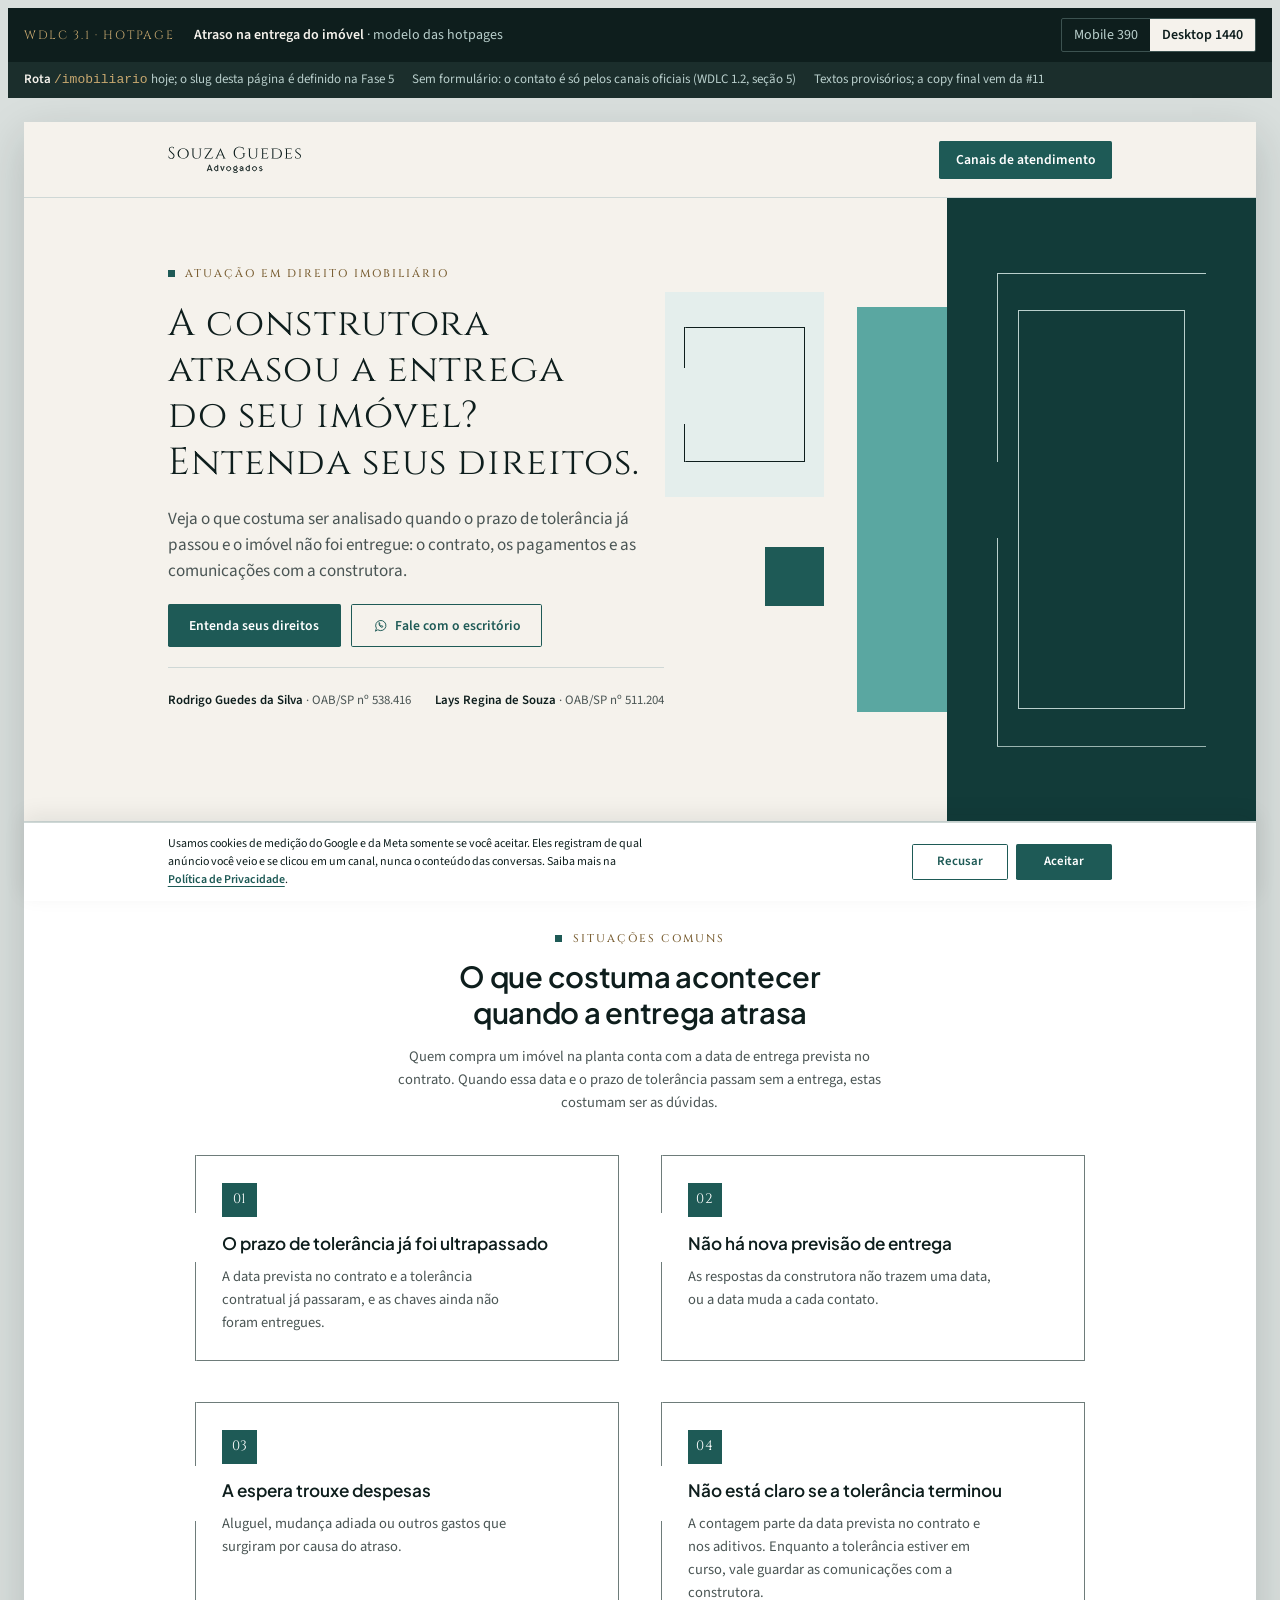
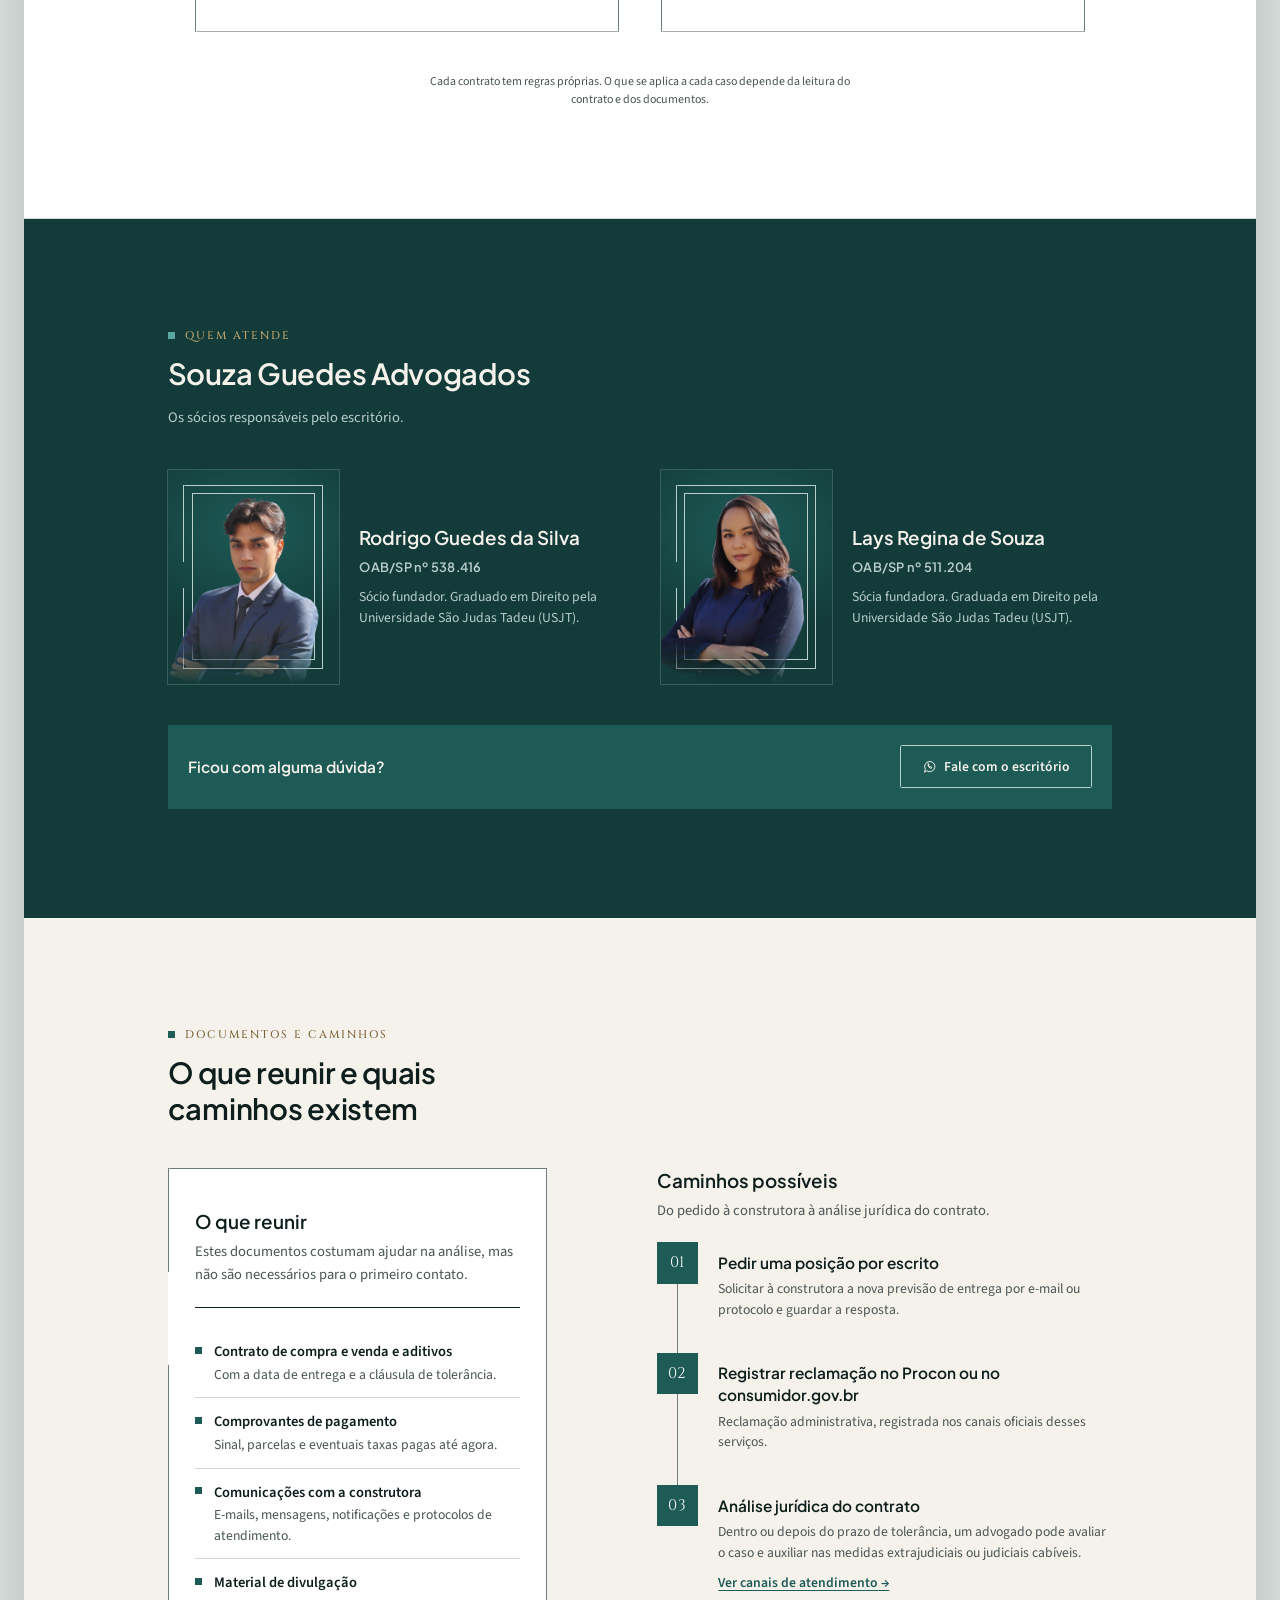
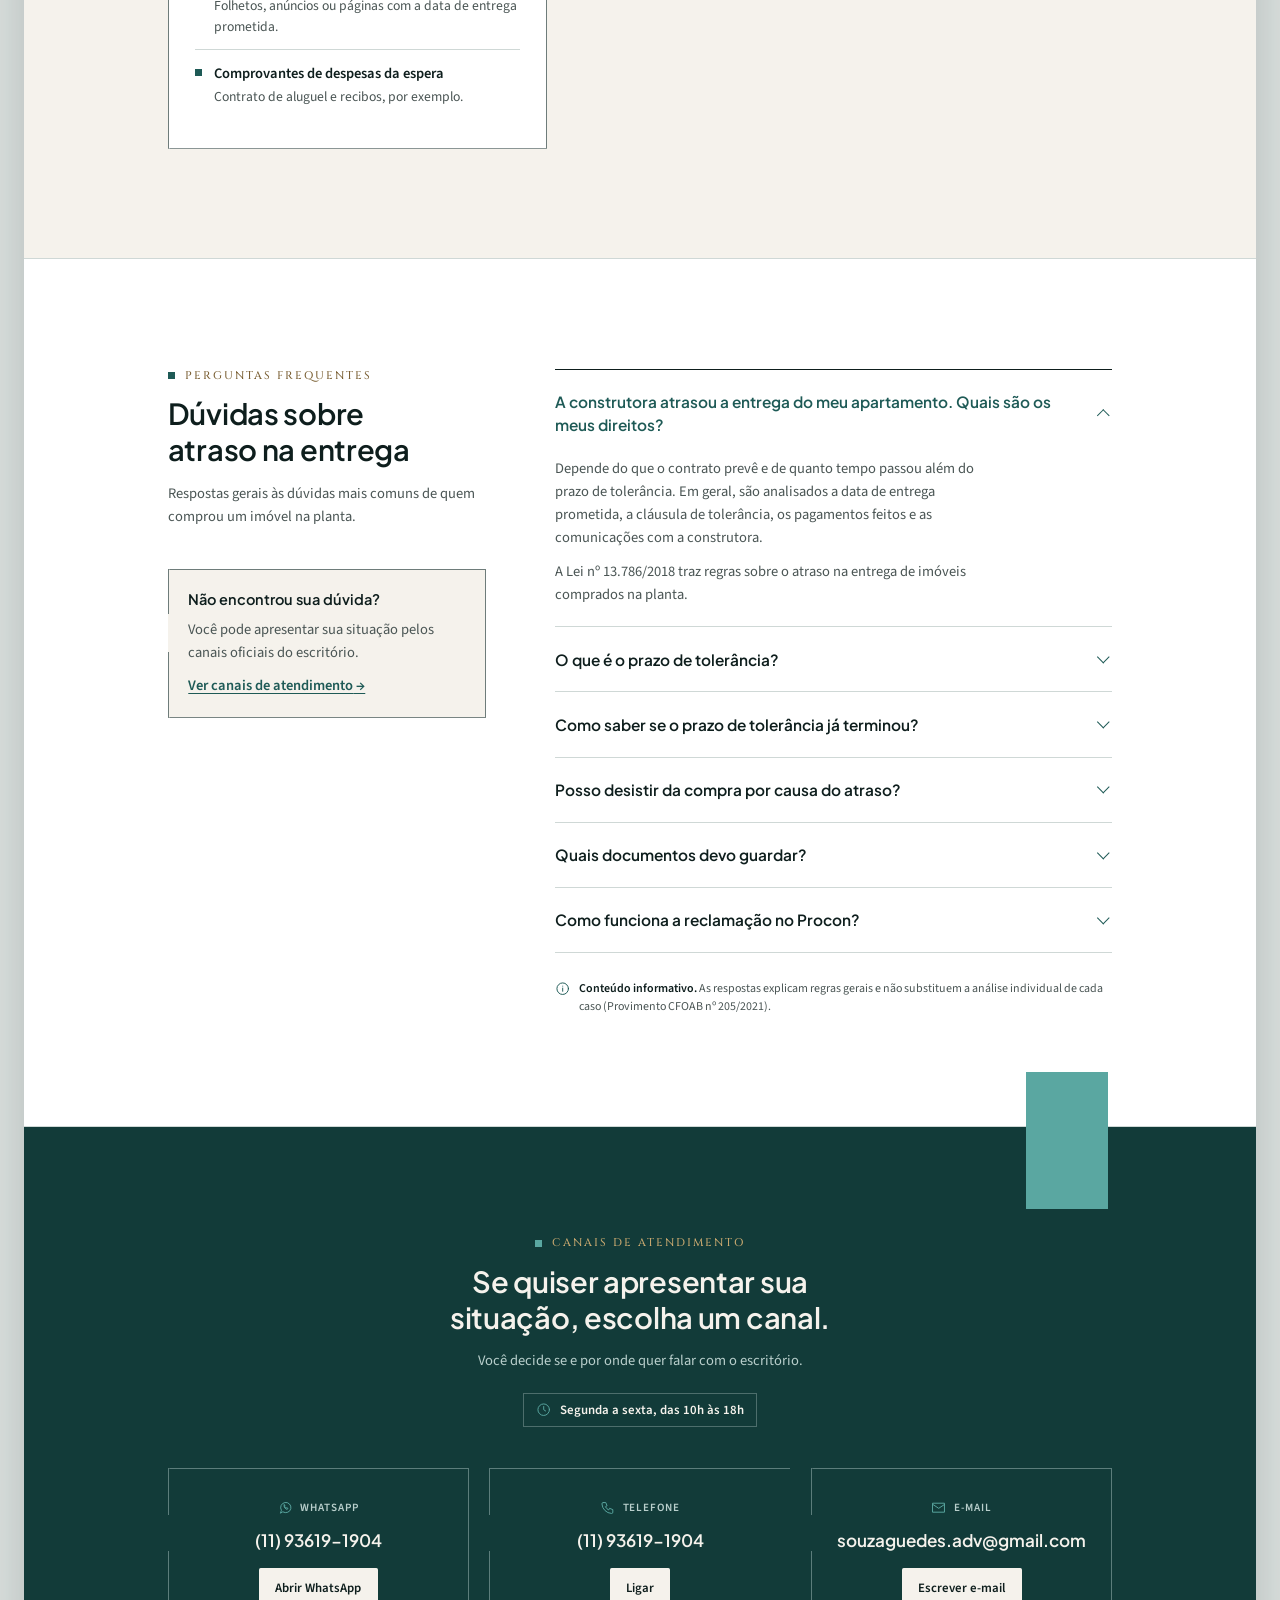
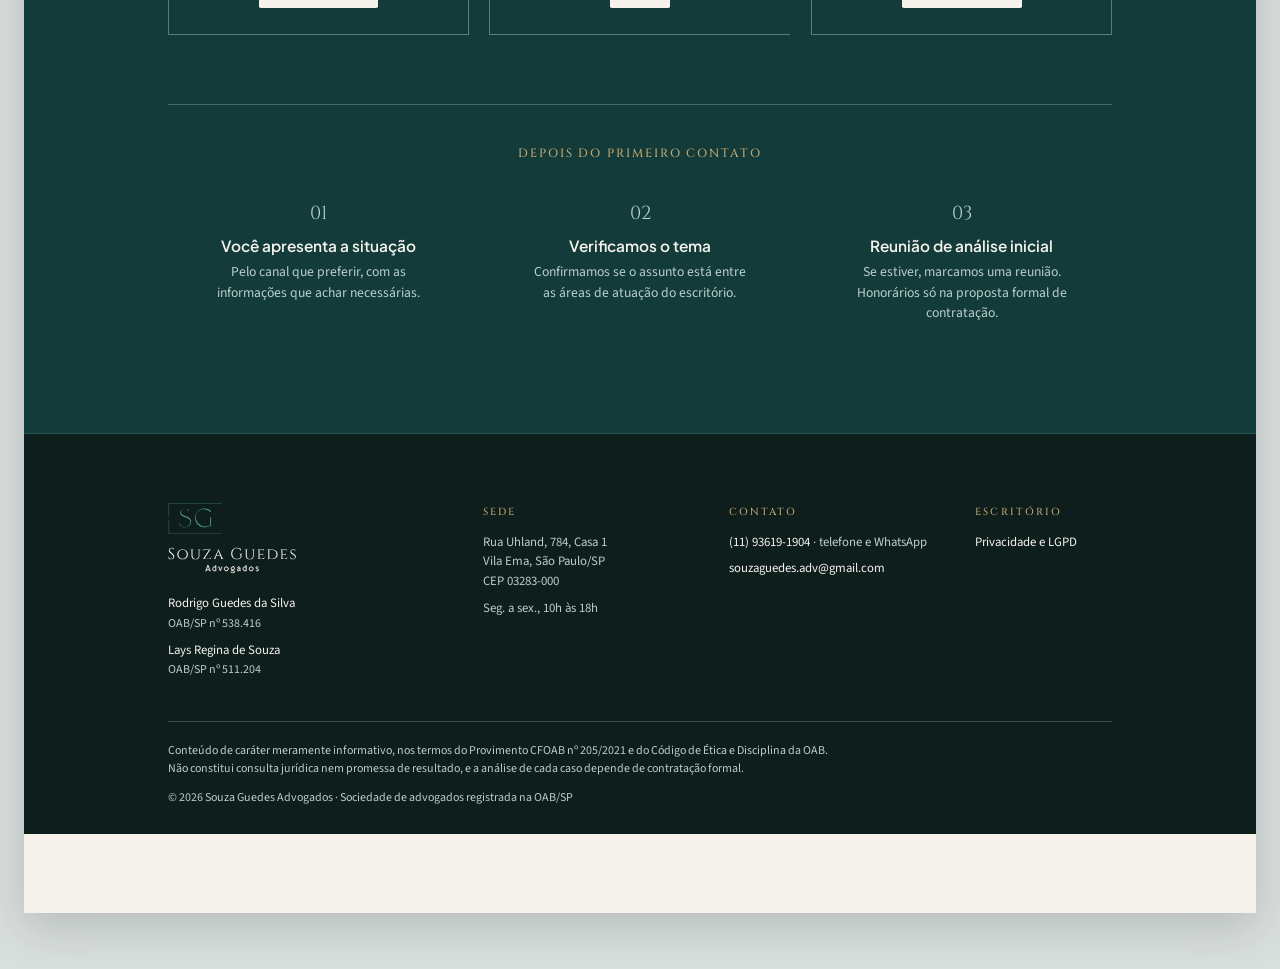
<file: prototipo-hotpage-atraso-entrega.html>
<!doctype html>
<html lang="pt-BR">
<head>
<meta charset="utf-8">
<meta name="viewport" content="width=device-width, initial-scale=1">
<title>Hotpage Atraso na Entrega</title>
<meta name="description" content="WDLC 3.1 — Mockup de alta fidelidade (mobile + desktop) da hotpage modelo de atraso na entrega do imóvel, Souza Guedes Advogados.">
<link rel="preconnect" href="https://fonts.googleapis.com">
<link rel="preconnect" href="https://fonts.gstatic.com" crossorigin>
<link rel="stylesheet" href="https://fonts.googleapis.com/css2?family=Cinzel:wght@400;500&family=Plus+Jakarta+Sans:wght@500;600;700&family=Source+Sans+3:wght@400;600&display=swap">
<style>
/* Componentes das hotpages Souza Guedes Advogados.
   Extraído sem alterações do protótipo aprovado da WDLC 3.1 (docs/fase-3-design-ui/wdlc-3.1-mockup-hotpage/prototipo.html)
   na WDLC 3.2 (#9). O protótipo e o catálogo de componentes usam este arquivo; a Fase 5 (#14) parte dele.
   O CSS da barra de revisão e do palco dos mockups fica em revisao.css. */
/* Hotpage modelo das campanhas (atraso na entrega do imóvel).
   Base visual: o design system do site institucional (WDLC 3.1 + mockups WDLC 3.2), reaproveitado sem alterações.
   A página é uma só e sem menu: o visitante chega por anúncio, entende a situação e, se quiser, escolhe um canal.
   Ritmo das faixas: papel (hero) · branco (situações) · petróleo-profundo (quem atende) · papel (documentos) · branco (perguntas) · petróleo-profundo (canais).
   Regras de cor (auditoria WCAG 2.1 AA do WDLC 3.1): turquesa nunca é texto; latão só sobre fundo escuro; latão-escuro sobre papel/branco. */
/* ---------- Base: design system do site institucional ---------- */
:root{
  color-scheme: light;
  --turquesa:#5AA7A1; --petroleo:#1E5A56; --petroleo-profundo:#123B39; --tinta:#0E1E1D;
  --papel:#F5F2EC; --nevoa:#E4EEEC; --texto-secundario:#4A5554; --texto-claro:#B9CFCC;
  --latao:#C9A970; --latao-escuro:#7A5F33; --linha:#CFD8D6; --borda-campo:#6E7C7A; --branco:#FFFFFF;
  --erro:#9B2C1F;   /* só erro de formulário; as hotpages não têm formulário (WDLC 1.2, seção 5) */

  --font-display:"Cinzel","Trajan Pro",Georgia,serif;
  --font-titulo:"Plus Jakarta Sans","Segoe UI",system-ui,sans-serif;
  --font-sans:"Source Sans 3","Segoe UI",system-ui,sans-serif;

  --s1:8px; --s2:16px; --s3:24px; --s4:32px; --s6:48px; --s10:80px; --s16:128px;
  --r-sm:2px;
}
*,*::before,*::after{box-sizing:border-box}
body{color:var(--tinta);font-family:var(--font-sans)}
button,input,select,textarea{font:inherit;color:inherit}
a{color:inherit}
:focus-visible{outline:2px solid var(--petroleo);outline-offset:3px}
@media (prefers-reduced-motion: reduce){*{transition:none!important;scroll-behavior:auto!important}}


/* ---------- Elementos de marca ---------- */
/* Moldura aberta: fio de 1px com uma interrupção no lado esquerdo (assinatura do monograma) */
.of{position:relative}
.of::before{content:"";position:absolute;inset:var(--of-inset,0);border:1px solid var(--of-c,var(--tinta));pointer-events:none;transition:border-color .15s;
  -webkit-mask:linear-gradient(#000 0 0) right/calc(100% - 2px) 100% no-repeat,linear-gradient(to bottom,#000 0 var(--of-a,38%),transparent var(--of-a,38%) var(--of-b,62%),#000 var(--of-b,62%)) left/2px 100% no-repeat;
          mask:linear-gradient(#000 0 0) right/calc(100% - 2px) 100% no-repeat,linear-gradient(to bottom,#000 0 var(--of-a,38%),transparent var(--of-a,38%) var(--of-b,62%),#000 var(--of-b,62%)) left/2px 100% no-repeat}
/* Selo: painel petróleo-profundo com moldura dupla (externa aberta, interna fechada) e fio de latão */
.seal{background:var(--petroleo-profundo);position:relative;--of-c:var(--texto-claro);--of-inset:12% 16%;--of-a:40%;--of-b:56%}
.seal::after{content:"";position:absolute;inset:18% 23%;border:1px solid var(--texto-claro);pointer-events:none}
.sq{display:inline-block;width:10px;height:10px;background:var(--petroleo);flex:none}

/* Composição do hero (reprodução da peça de marca) */
/* mobile/tablet: só a ponta da composição aparece, no canto superior direito, acima do nome */
.comp{position:absolute;top:0;right:-84px;width:230px;height:84px;margin:0}
@container site (min-width:760px){.comp{right:-40px;width:400px;height:140px}}
.comp > *{position:absolute;display:block}
.comp__nevoa{left:0;top:15%;width:27%;height:33%;background:var(--nevoa);--of-inset:17% 12% 17% 12%;--of-a:30%;--of-b:72%}
.comp__sq{left:17%;top:56%;width:10%;aspect-ratio:1;background:var(--petroleo)}
.comp__bar{left:32.5%;top:17.5%;width:15.3%;height:65%;background:var(--turquesa)}
.comp__panel{left:47.8%;top:0;right:0;bottom:0}
@container site (min-width:1100px){
  .comp{position:absolute;right:0;top:0;bottom:0;width:48%;height:auto;margin:0}
}

/* ---------- Site ---------- */
.site{font-size:17px;line-height:27px}
.wrap{max-width:1200px;margin-inline:auto;padding-inline:var(--s2)}
@container site (min-width:760px){.wrap{padding-inline:var(--s4)}}
@container site (min-width:1100px){.wrap{padding-inline:var(--s6)}}

.eyebrow{display:flex;align-items:center;gap:12px;font-family:var(--font-display);font-size:13px;line-height:16px;font-weight:500;letter-spacing:.18em;text-transform:uppercase;color:var(--latao-escuro);margin:0}
.eyebrow::before{content:"";width:8px;height:8px;background:var(--petroleo);flex:none}
.dark .eyebrow{color:var(--latao)}
.dark .eyebrow::before{background:var(--turquesa)}
.display{font-family:var(--font-display);font-weight:400;letter-spacing:.03em;font-size:30px;line-height:38px;margin:0;text-wrap:balance}
@container site (min-width:760px){.display{font-size:44px;line-height:52px}}
.h2,.h3{font-family:var(--font-titulo);font-weight:600;margin:0;text-wrap:balance}
.h2{font-size:26px;line-height:34px;letter-spacing:-.01em}
.h3{font-size:20px;line-height:28px}
@container site (min-width:760px){.h2{font-size:34px;line-height:42px}.h3{font-size:22px;line-height:30px}}
.lead{font-size:19px;line-height:29px;margin:0;max-width:62ch}
@container site (min-width:760px){.lead{font-size:20px;line-height:30px}}
.nota{font-size:14px;line-height:21px;color:var(--texto-secundario)}
.dark{background:var(--petroleo-profundo);color:var(--papel)}
.dark .nota,.dark .muted{color:var(--texto-claro)}
.muted{color:var(--texto-secundario)}
p{margin:0}
.prose{display:grid;grid-template-columns:minmax(0,1fr);gap:var(--s2);max-width:66ch;align-content:start}

.section{padding-block:var(--s10)}
@container site (min-width:1100px){.section{padding-block:var(--s16)}}
.section--tight{padding-block:var(--s6)}
@container site (min-width:1100px){.section--tight{padding-block:var(--s10)}}
.section__head{display:grid;gap:var(--s2);margin-bottom:var(--s6);max-width:70ch}
.more{margin-top:var(--s4)}

/* Botões */
.btn{display:inline-flex;align-items:center;justify-content:center;gap:var(--s1);font-family:var(--font-sans);font-size:16px;line-height:20px;font-weight:600;
  padding:14px 24px;border-radius:var(--r-sm);border:1px solid transparent;text-decoration:none;cursor:pointer;transition:background-color .15s,color .15s,border-color .15s}
.btn--primary{background:var(--petroleo);color:var(--branco)}
.btn--primary:hover{background:var(--petroleo-profundo)}
.btn--ghost{border-color:var(--petroleo);color:var(--petroleo);background:transparent}
.btn--ghost:hover{background:var(--branco)}
.dark .btn--light{background:var(--papel);color:var(--tinta)}
.dark .btn--light:hover{background:var(--branco)}
.dark .btn--ghost{border-color:var(--texto-claro);color:var(--papel)}
.dark .btn--ghost:hover{background:rgba(245,242,236,.08)}
.dark :focus-visible{outline-color:var(--turquesa)}
.btn[disabled]{opacity:.5;cursor:not-allowed}
.link{color:var(--petroleo);font-weight:600;text-decoration:underline;text-decoration-thickness:1px;text-underline-offset:4px}
.link:hover{text-decoration-thickness:2px}
.dark .link{color:var(--papel)}
.arrow::after{content:" →"}
.btn svg{width:18px;height:18px;flex:none}

/* Header */
.hdr{background:var(--papel);border-bottom:1px solid var(--linha);position:sticky;top:var(--hdr-top,0px);z-index:5;transition:box-shadow .2s ease}
.hdr.is-stuck{box-shadow:0 8px 24px -12px rgba(14,30,29,.28)}
.hdr__in{display:flex;align-items:center;justify-content:space-between;gap:var(--s3);min-height:72px}
.brand{display:flex;align-items:center;gap:12px;text-decoration:none;color:var(--tinta)}
.logo-wm{display:block;width:136px;height:28px;color:currentColor}
@container site (min-width:1100px){.hdr .logo-wm{width:156px;height:32px}}
/* Hero */
.hero{position:relative;padding-top:108px;overflow:clip}
@container site (min-width:760px){.hero{padding-top:172px}}
.hero__txt{display:grid;gap:var(--s3)}
.wordmark{font-family:var(--font-display);font-weight:400;font-size:60px;line-height:.98;letter-spacing:.02em;margin:0;color:var(--tinta)}
.wordmark small{display:block;font-size:13px;letter-spacing:.5em;color:var(--texto-secundario);margin-top:18px;line-height:1}
.claim{font-family:var(--font-titulo);font-weight:600;font-size:22px;line-height:30px;margin:0;max-width:24ch;text-wrap:balance}
.hero .lead{color:var(--texto-secundario);max-width:48ch}
.hero__ctas{display:flex;flex-wrap:wrap;gap:12px}
.hero__ctas .btn{flex:1 1 auto}
.hero__id{display:flex;flex-wrap:wrap;gap:6px 28px;padding-top:var(--s3);border-top:1px solid var(--linha);font-size:15px;color:var(--texto-secundario)}
.hero__id b{color:var(--tinta);font-weight:600}
@container site (min-width:760px){.wordmark{font-size:92px}}
@container site (min-width:1100px){
  .hero{padding-block:var(--s10) var(--s16);min-height:680px}
  .hero__txt{max-width:600px}
  .wordmark{font-size:112px}
  .claim{font-size:26px;line-height:34px}
  .hero__ctas .btn{flex:none}
}
/* 2 · Áreas — a moldura aberta */
.areas{display:grid;gap:var(--s3)}
@container site (min-width:760px){.areas{grid-template-columns:repeat(2,minmax(0,1fr))}}
@container site (min-width:1100px){.areas--4{grid-template-columns:repeat(4,minmax(0,1fr))}}
.acard{--of-c:var(--borda-campo);--of-a:22%;--of-b:46%;padding:var(--s4) var(--s3);display:flex;flex-direction:column;gap:var(--s2);text-decoration:none;color:inherit;background:var(--branco)}
.acard:hover{--of-c:var(--petroleo)}
.acard:hover::before{border-width:2px}
.acard:hover .acard__more{text-decoration-thickness:2px}
.acard__icon{width:48px;height:48px;background:var(--petroleo);color:var(--branco);display:grid;place-items:center;flex:none}
.acard__icon svg{width:24px;height:24px}
.acard p{color:var(--texto-secundario)}
.acard__more{margin-top:auto;color:var(--petroleo);font-weight:600;text-decoration:underline;text-decoration-thickness:1px;text-underline-offset:4px}
.acard--wide{gap:var(--s3)}
.acard--wide ul{margin:0;padding:0;list-style:none;display:grid;gap:6px;font-size:16px;line-height:24px}
.acard--wide li{padding-left:18px;position:relative}
.acard--wide li::before{content:"";position:absolute;left:0;top:11px;width:8px;height:1px;background:var(--latao-escuro)}
.tags{display:flex;flex-wrap:wrap;gap:6px}
.tag{font-size:13px;line-height:18px;font-weight:600;padding:3px 9px;border:1px solid var(--borda-campo);color:var(--petroleo);border-radius:var(--r-sm);background:transparent}
.dark .tag{border-color:var(--texto-claro);color:var(--papel)}
/* 3 · Corpo jurídico — o painel profundo com selo */
.team .section__head{margin-bottom:var(--s6)}
/* foto ao lado do texto em todos os formatos; os sócios se separam pelo espaço, sem fios */
.people{display:grid;gap:var(--s4)}
@container site (min-width:760px){.people{grid-template-columns:repeat(2,minmax(0,1fr));column-gap:var(--s6)}}
.person{display:grid;grid-template-columns:96px minmax(0,1fr);gap:var(--s2);align-items:center}
.person__txt{display:grid;gap:4px;min-width:0}
.person .h3{font-size:18px;line-height:24px}
.person .person__oab{font-size:14px}
.person p.bio{margin-top:4px;font-size:15px;line-height:22px;text-wrap:pretty}
/* foto pequena: só a moldura aberta externa, fina e por cima da foto (a interna sairia carregada) */
.person .portrait .seal::after{display:none}
.person .portrait .seal::before{z-index:2;--of-inset:6px;--of-a:34%;--of-b:62%;--of-c:rgba(245,242,236,.55)}
.person .portrait .seal img{-webkit-mask-image:none;mask-image:none;object-position:50% 0}
/* desktop: retrato maior, de moldura dupla */
@container site (min-width:1100px){
  .person{grid-template-columns:200px minmax(0,1fr);gap:var(--s3)}
  .person__txt{gap:6px}
  .person .h3{font-size:22px;line-height:30px}
  .person .person__oab{font-size:15px}
  .person p.bio{font-size:16px;line-height:24px}
  .person .portrait .seal::before,.person .portrait .seal::after{display:block}
  .person .portrait .seal::before{z-index:auto;--of-inset:7% 9%;--of-a:42%;--of-b:56%;--of-c:var(--texto-claro)}
  .person .portrait .seal img{-webkit-mask-image:linear-gradient(to bottom,#000 80%,transparent 100%);mask-image:linear-gradient(to bottom,#000 80%,transparent 100%)}
}
.pseal{aspect-ratio:1;max-width:100%;background:var(--petroleo);--of-inset:10%;--of-a:36%;--of-b:60%;display:grid;place-items:center}
.pseal span{font-family:var(--font-display);font-size:30px;color:var(--papel);letter-spacing:.06em}
.person__oab{font-family:var(--font-titulo);font-weight:600;font-size:15px;color:var(--texto-claro);letter-spacing:.02em}
.portrait{display:grid;gap:10px;align-content:start}
.portrait .seal{aspect-ratio:4/5;max-width:100%;--of-inset:7% 9%;--of-a:42%;--of-b:56%}
.portrait .seal::after{inset:11% 14%}
.portrait .seal{overflow:hidden}
.portrait .seal{background:radial-gradient(120% 70% at 50% 28%,var(--petroleo) 0%,var(--petroleo-profundo) 72%)}
.portrait .seal img{position:absolute;inset:0;width:100%;height:100%;object-fit:cover;object-position:50% 0;z-index:1;-webkit-mask-image:linear-gradient(to bottom,#000 80%,transparent 100%);mask-image:linear-gradient(to bottom,#000 80%,transparent 100%)}
.dark .portrait .seal{box-shadow:0 0 0 1px rgba(185,207,204,.28)}
/* 4 · Artigos — a névoa com moldura aberta, só com texto tinta */
.notice{background:var(--nevoa);color:var(--tinta);padding:var(--s4) var(--s4) var(--s4) var(--s6);display:grid;gap:8px;--of-c:var(--tinta);--of-inset:12px;--of-a:30%;--of-b:70%;font-size:16px;line-height:25px}
.notice b{font-family:var(--font-titulo);font-weight:600;font-size:17px}
/* 5 · CTA final — turquesa ancorada no petróleo */
.cta{position:relative;padding-block:var(--s10)}
.cta__bar{position:absolute;top:-40px;right:var(--s2);width:56px;height:96px;background:var(--turquesa)}
@container site (min-width:1100px){.cta{padding-block:var(--s16)}.cta__bar{right:12%;width:96px;height:160px;top:-64px}}
.cta__in{display:grid;gap:var(--s6)}
@container site (min-width:1100px){.cta__in{grid-template-columns:minmax(0,4fr) minmax(0,7fr);gap:var(--s10);align-items:start}}
.cta .h2{color:var(--papel)}
/* Canais agrupados por assunto: "Fale com o escritório" (remoto) e "Visite a sede" (presencial) */
.cgroups{display:grid;gap:var(--s10)}
@container site (min-width:760px){.cgroups{grid-template-columns:repeat(2,minmax(0,1fr))}}
@container site (min-width:760px){.cgroups--stack{grid-template-columns:minmax(0,1fr);gap:64px}}
.cgroup{display:grid;gap:var(--s3);align-content:start;padding-top:var(--s3);border-top:1px solid var(--tinta)}
.dark .cgroup{border-top-color:var(--latao)}
.cgroup__t{font-family:var(--font-display);font-weight:500;font-size:14px;line-height:18px;letter-spacing:.16em;text-transform:uppercase;margin:0}
.channels{display:grid;gap:var(--s3);margin:0}
.channel{display:grid;gap:6px}
.channel dt{display:flex;align-items:center;gap:8px;font-size:13px;letter-spacing:.08em;text-transform:uppercase;color:var(--texto-secundario);font-weight:600}
.channel dt svg{width:16px;height:16px;flex:none;color:var(--petroleo)}
.channel dd{margin:0;display:flex;flex-wrap:wrap;gap:4px 14px;align-items:baseline;padding-left:24px}
.channel strong{font-family:var(--font-titulo);font-weight:600;font-size:18px;line-height:26px;overflow-wrap:break-word}
.dark .channel dt{color:var(--texto-claro)}
.dark .channel dt svg{color:var(--turquesa)}
.copy{background:transparent;border:0;padding:0;color:var(--petroleo);font-size:14px;font-weight:600;text-decoration:underline;text-underline-offset:3px;cursor:pointer}
.dark .copy{color:var(--papel)}
/* Detalhe de área */
.detail{display:grid;gap:var(--s6)}
@container site (min-width:1100px){.detail{grid-template-columns:minmax(0,1fr) 360px;gap:var(--s10);align-items:start}}
.detail__main{display:grid;gap:var(--s10);min-width:0}
.block{display:grid;gap:var(--s2)}
.list{margin:0;padding:0;list-style:none;display:grid}
.list li{padding:14px 0 14px 28px;border-top:1px solid var(--linha);position:relative}
.list li::before{content:"";position:absolute;left:0;top:23px;width:8px;height:8px;background:var(--petroleo)}
/* Faixas de fundo alternadas nas páginas internas (mesmo ritmo da Home: papel · branco · petróleo-profundo) */
.band--branco{background:var(--branco);border-block:1px solid var(--linha)}
.section > .chapter{padding-block:0;border-top:0}
/* Perfis em fundo escuro */
.dark .facts div{border-top-color:rgba(185,207,204,.3)}
.dark .facts dt{color:var(--texto-claro)}
.dark .person__oab--light{color:var(--latao)}
/* Contato */
.ccards{display:grid;gap:var(--s3)}
@container site (min-width:760px){.ccards{grid-template-columns:repeat(3,minmax(0,1fr))}}
.ccard{margin:0;padding:var(--s4) var(--s3);background:var(--papel);display:grid;align-content:start;--of-c:var(--borda-campo);--of-inset:0;--of-a:30%;--of-b:56%}
.ccard .channel{gap:10px}
.ccard .channel dd{padding-left:0}
.ccard .channel strong{font-size:20px;line-height:28px}
.contact-aside{display:grid;gap:var(--s6);align-content:start}
.steps{list-style:none;margin:0;padding:0;display:grid;gap:var(--s3);counter-reset:st}
.steps li{display:grid;grid-template-columns:44px minmax(0,1fr);gap:4px var(--s2);counter-increment:st;padding-top:var(--s3);border-top:1px solid var(--linha)}
.steps li::before{content:counter(st,decimal-leading-zero);grid-row:span 2;font-family:var(--font-display);font-size:22px;line-height:28px;color:var(--latao-escuro)}
.steps b{font-family:var(--font-titulo);font-weight:600;font-size:18px;line-height:26px}
.steps span{color:var(--texto-secundario);font-size:16px;line-height:24px}
/* Rodapé */
.ftr{background:var(--tinta);color:var(--papel);padding-block:var(--s10) var(--s4);font-size:15px;line-height:23px;border-top:1px solid rgba(90,167,161,.4)}
.ftr__grid{display:grid;gap:var(--s6)}
@container site (min-width:760px){.ftr__grid{grid-template-columns:repeat(2,minmax(0,1fr))}}
@container site (min-width:1100px){.ftr__grid{grid-template-columns:minmax(0,4fr) minmax(0,3fr) minmax(0,3fr) minmax(0,2fr)}}
.ftr h2{font-family:var(--font-display);font-weight:500;font-size:12px;letter-spacing:.2em;text-transform:uppercase;color:var(--latao);margin:0 0 12px}
.ftr ul{list-style:none;margin:0;padding:0;display:grid;gap:8px}
.ftr a{color:var(--papel);text-decoration:none}
.ftr a:hover{text-decoration:underline;text-underline-offset:3px}
.ftr .muted{color:var(--texto-claro)}
.ftr__oab li{display:grid}
.ftr__oab span{color:var(--texto-claro);font-size:14px}
.ftr__legal{margin-top:var(--s6);padding-top:var(--s3);border-top:1px solid rgba(185,207,204,.25);display:grid;gap:12px;color:var(--texto-claro);font-size:14px;line-height:21px}
.ftr__legal p{max-width:110ch}
.ftr .brand{color:var(--papel);flex-direction:column;align-items:flex-start;gap:var(--s2)}
.ftr .logo-mono{width:64px;height:36px;color:var(--turquesa)}
.ftr .logo-wm{width:150px;height:31px}
.ftr :focus-visible{outline-color:var(--turquesa)}

/* Banner de cookies (não bloqueante) */
.cookie{position:sticky;bottom:0;z-index:6;background:var(--branco);border-top:1px solid var(--linha);box-shadow:0 -8px 24px rgba(14,30,29,.08)}
.cookie__in{display:flex;flex-wrap:wrap;gap:12px 24px;align-items:center;justify-content:space-between;padding-block:14px}
.cookie p{font-size:14px;line-height:21px;max-width:80ch;flex:1 1 280px}
.cookie .btn{padding:10px 16px;font-size:15px}

.screen[hidden],[hidden]{display:none!important}

/* ---------- Hotpage ---------- */

/* Cabeçalho: só a marca e o atalho para os canais (sem menu, a página é única) */
.hdr__cta{display:inline-flex;padding:10px 14px;font-size:15px}
.hdr__cta .lg{display:none}
@container site (min-width:760px){.hdr__cta .sm{display:none}.hdr__cta .lg{display:inline}}
@container site (min-width:1100px){.hdr__cta{padding:11px 18px;font-size:16px}.hdr__in{min-height:88px}}

/* Hero: área de atuação, a situação do visitante e chamadas para entender.
   O título usa a fonte de assinatura da marca (Cinzel, como os títulos de página do site), sem destaque de cor. */
@container site (min-width:1100px){.hero .display{font-size:44px;line-height:54px}}
.hero__txt .lead{max-width:52ch}
@container site (min-width:1100px){.hero__txt{max-width:580px}.hero{min-height:640px}}

/* Situações: lista numerada no estilo dos valores do site (fio tinta em cima), sem cartões nem ícones.
   Grade de 2 × 2 com bastante respiro, para cada situação ler como um bloco separado; o número segue o padrão dos passos (Cinzel, latão-escuro). */
.sits{display:grid;gap:var(--s4);counter-reset:sit}
@container site (min-width:760px){.sits{grid-template-columns:repeat(2,minmax(0,1fr));gap:var(--s6) var(--s6)}}
@container site (min-width:1100px){.sits{max-width:1040px;margin-inline:auto;gap:var(--s6)}}
/* só o cabeçalho é centralizado; os itens ficam alinhados à esquerda */
#situacoes .section__head{margin-inline:auto;text-align:center;justify-items:center}
/* cada situação é um cartão branco com a moldura aberta da marca (como "O que reunir" e os canais) e o número no quadrado petróleo (como os caminhos); igual no celular e no desktop */
.sit{display:grid;grid-template-columns:minmax(0,1fr);gap:10px;align-content:start;padding:var(--s3);background:var(--branco);counter-increment:sit;
  --of-c:var(--borda-campo);--of-a:28%;--of-b:52%}
@container site (min-width:1100px){.sit{padding:var(--s4)}}
/* o número fica no ::after (o ::before é a moldura aberta), levado para a frente com order */
.sit::after{content:counter(sit,decimal-leading-zero);order:-1;justify-self:start;width:40px;height:40px;display:grid;place-items:center;margin-bottom:var(--s1);
  background:var(--petroleo);color:var(--branco);font-family:var(--font-display);font-size:16px;line-height:1;letter-spacing:.04em}
.sit h3{font-family:var(--font-titulo);font-weight:600;font-size:19px;line-height:26px;margin:0}
@container site (min-width:1100px){.sit h3{font-size:20px;line-height:28px}}
.sit p{color:var(--texto-secundario);max-width:44ch}
.sits-foot{margin:var(--s6) auto 0;max-width:70ch;text-align:center}
.sits-dots{display:none}

/* Documentos e caminhos: dois assuntos, dois blocos visuais.
   "O que reunir" é um cartão branco com moldura aberta (checklist); "Caminhos possíveis" fica fora dele, como linha do tempo numerada. */
.docs{display:grid;gap:var(--s10)}
@container site (min-width:1100px){.docs{grid-template-columns:minmax(0,5fr) minmax(0,6fr);gap:var(--s16);align-items:start}}
.dblock__head{display:grid;gap:6px;margin-bottom:var(--s3)}
.dblock__head p{color:var(--texto-secundario)}
.kit{background:var(--branco);padding:var(--s4) var(--s3);--of-c:var(--borda-campo);--of-a:18%;--of-b:34%}
@container site (min-width:760px){.kit{padding:var(--s6) var(--s4)}}
.kit .dblock__head{padding-bottom:var(--s3);border-bottom:1px solid var(--tinta)}
.checks{list-style:none;margin:0;padding:0;display:grid}
.checks li{display:grid;grid-template-columns:8px minmax(0,1fr);gap:2px 14px;padding-block:14px;border-bottom:1px solid var(--linha)}
.checks li:last-child{border-bottom:0;padding-bottom:0}
.checks li::before{content:"";grid-row:span 2;width:8px;height:8px;margin-top:8px;background:var(--petroleo)}
.checks b{font-weight:600}
.checks span{color:var(--texto-secundario);font-size:16px;line-height:24px}
/* linha do tempo: quadrados numerados ligados por um fio */
.paths{list-style:none;margin:0;padding:0;display:grid;counter-reset:st}
.paths li{position:relative;display:grid;grid-template-columns:48px minmax(0,1fr);gap:6px var(--s3);counter-increment:st;padding-bottom:var(--s4)}
.paths li:last-child{padding-bottom:0}
.paths li::before{content:counter(st,decimal-leading-zero);grid-row:span 3;width:48px;height:48px;display:grid;place-items:center;background:var(--petroleo);color:var(--branco);
  font-family:var(--font-display);font-size:18px;letter-spacing:.04em;position:relative;z-index:1}
.paths li:not(:last-child)::after{content:"";position:absolute;left:23.5px;top:48px;bottom:0;width:1px;background:var(--borda-campo)}
.paths b{font-family:var(--font-titulo);font-weight:600;font-size:18px;line-height:26px;padding-top:11px}
.paths span{color:var(--texto-secundario);font-size:16px;line-height:24px}
.paths .link{justify-self:start;margin-top:6px;font-size:16px;line-height:24px}

/* Perguntas frequentes (editorial clara): título, aviso e ajuda numa coluna à esquerda; accordion à direita */
.acc{border-top:1px solid var(--tinta)}
.acc details{border-bottom:1px solid var(--linha)}
.acc summary{list-style:none;display:flex;justify-content:space-between;gap:var(--s3);align-items:center;padding:22px 0;cursor:pointer;
  font-family:var(--font-titulo);font-weight:600;font-size:17px;line-height:25px}
@container site (min-width:760px){.acc summary{font-size:18px;line-height:27px;padding:24px 0}}
.acc summary::-webkit-details-marker{display:none}
.acc summary::after{content:"";flex:none;width:10px;height:10px;margin-right:6px;border-right:1.5px solid var(--petroleo);border-bottom:1.5px solid var(--petroleo);
  transform:translateY(-3px) rotate(45deg);transition:transform .2s}
.acc details[open] summary::after{transform:translateY(3px) rotate(-135deg)}
.acc summary:hover,.acc details[open] summary{color:var(--petroleo)}
.acc details > div{padding:0 0 var(--s3);display:grid;gap:12px;color:var(--texto-secundario);max-width:64ch}
/* aviso informativo: linha discreta embaixo das perguntas */
.faq-note{display:flex;gap:10px;align-items:flex-start;font-size:14px;line-height:21px;color:var(--texto-secundario)}
.faq-note svg{width:18px;height:18px;flex:none;color:var(--petroleo);margin-top:1px}
.faq-note b{color:var(--tinta);font-weight:600}
.faq-help{display:grid;gap:8px;padding:var(--s3);background:var(--papel);--of-c:var(--borda-campo);--of-a:30%;--of-b:56%}
.faq-help b{font-family:var(--font-titulo);font-weight:600;font-size:17px;line-height:25px}
.faq-help .link{justify-self:start;margin-top:4px}
.faq-ed{display:grid;gap:var(--s6)}
@container site (min-width:1100px){.faq-ed{grid-template-columns:minmax(0,4fr) minmax(0,7fr);gap:var(--s10);align-items:start}}
.faq-ed__side{display:grid;gap:var(--s6);align-content:start}
.faq-ed__main{display:grid;gap:var(--s4);min-width:0}
/* celular: "Não encontrou sua dúvida?" vem depois das perguntas, não antes */
@container site (max-width:1099px){.faq-ed__side{display:contents}.faq-ed__main{order:1}.faq-help{order:2}}
.faq-ed__side .section__head{margin:0}

/* Quem atende: a faixa escura "Corpo Jurídico" do site, logo depois das situações (a credibilidade aparece cedo) */
/* contato: faixa na largura da seção, logo abaixo dos sócios, com o fundo petróleo */
.team__cta{display:flex;flex-wrap:wrap;align-items:center;justify-content:space-between;gap:var(--s2) var(--s3);margin-top:var(--s6);padding:var(--s3);background:var(--petroleo)}
.team__cta p{font-family:var(--font-titulo);font-weight:600;font-size:18px;line-height:26px}
@container site (max-width:759px){.team__cta .btn{width:100%}}
@container site (min-width:760px){.team .section__head .muted{max-width:none}}

/* Canais de atendimento: bloco final "Atendimento" do site (petróleo-profundo + barra turquesa).
   Uma sequência só, alinhada à esquerda, na mesma grade de 3 colunas: cabeçalho com o horário → três canais iguais → o que acontece depois do contato. */
/* seção toda centralizada: cabeçalho, conteúdo dos cartões e passos */
.canais__head{display:grid;gap:var(--s2);justify-items:center;text-align:center;max-width:720px;margin-inline:auto}
.hours{display:inline-flex;gap:10px;align-items:center;margin-top:var(--s1);padding:8px 14px;border:1px solid rgba(185,207,204,.35);color:var(--texto-claro);font-size:15px;line-height:22px;text-align:left}
.hours svg{width:18px;height:18px;flex:none;color:var(--turquesa)}
.hours b{color:var(--papel);font-weight:600}
/* os três canais com o mesmo peso: mesmo cartão, mesmo botão */
.chs{display:grid;gap:var(--s3);margin-top:var(--s6)}
@container site (min-width:760px){.chs{grid-template-columns:repeat(3,minmax(0,1fr))}}
.ch{display:flex;flex-direction:column;align-items:center;text-align:center;gap:12px;margin:0;padding:var(--s4) var(--s3);--of-c:rgba(185,207,204,.45);--of-a:28%;--of-b:50%}
.ch dt{display:flex;align-items:center;justify-content:center;gap:8px;font-size:13px;letter-spacing:.08em;text-transform:uppercase;color:var(--texto-claro);font-weight:600}
.ch dt svg{width:18px;height:18px;flex:none;color:var(--turquesa)}
.ch dd{margin:0;display:flex;flex-direction:column;align-items:center;gap:10px;flex:1}
.ch strong{font-family:var(--font-titulo);font-weight:600;font-size:20px;line-height:28px;overflow-wrap:break-word}
.ch .act{display:flex;flex-wrap:wrap;gap:12px 18px;align-items:center;justify-content:center;margin-top:auto;padding-top:var(--s1)}
.ch .btn{padding:12px 18px;font-size:15px}
/* depois do contato: mesma grade dos cartões, cada passo embaixo de uma coluna */
.after{margin-top:var(--s10);padding-top:var(--s6);border-top:1px solid rgba(185,207,204,.3)}
.after summary{list-style:none;display:flex;justify-content:center;align-items:center;gap:var(--s2)}
.after summary::-webkit-details-marker{display:none}
.after > .steps{margin-top:var(--s6)}
/* no desktop é só o título do bloco (sempre aberto); no celular vira um item recolhível, fechado de início */
@container site (min-width:760px){.after summary{pointer-events:none}}
.after .cgroup__t{color:var(--latao);text-align:center}
.after .steps{gap:var(--s3)}
.after .steps li{grid-template-columns:minmax(0,1fr);justify-items:center;align-content:start;text-align:center;gap:6px}
.after .steps li::before{grid-row:auto;margin-bottom:4px}
.after .steps span{max-width:32ch}
@container site (min-width:760px){.after .steps{grid-template-columns:repeat(3,minmax(0,1fr))}.after .steps li{border-top:0;padding-top:0}}
.dark .steps li{border-top-color:rgba(185,207,204,.3)}
.dark .steps li::before{color:var(--texto-claro)}
.dark .steps span{color:var(--texto-claro)}

/* Rodapé compacto */
@container site (min-width:1100px){.ftr__grid{grid-template-columns:minmax(0,4fr) minmax(0,3fr) minmax(0,3fr) minmax(0,2fr)}}

/* Celular: a mesma página, mais compacta (menos rolagem, nenhum texto a menos) */
@container site (max-width:759px){
  .wrap{padding-inline:24px}
  .section,.cta{padding-block:64px}
  /* hero: título e texto menores, para quebrar menos linhas na tela pequena, com respiro entre os blocos */
  .hero{padding-top:112px;padding-bottom:var(--s6)}
  .hero__txt{gap:var(--s3)}
  .hero .eyebrow{margin-bottom:4px}
  .hero .display{font-size:24px;line-height:34px;letter-spacing:.01em}
  .hero .lead{font-size:17px;line-height:27px}
  .hero__ctas{margin-top:var(--s2);gap:var(--s2)}
  .hero__id{font-size:14px;margin-top:var(--s3);padding-top:var(--s3);gap:10px 28px}
  /* situações: carrossel com deslize lateral (sem rolagem automática); o próximo item aparece na borda para indicar que há mais */
  .sits{display:grid;grid-auto-flow:column;grid-auto-columns:82%;gap:var(--s3);overflow-x:auto;scroll-snap-type:x mandatory;
    margin-inline:-24px;padding-inline:24px;scroll-padding-inline:24px;scrollbar-width:none;overscroll-behavior-x:contain}
  .sits::-webkit-scrollbar{display:none}
  .sit{scroll-snap-align:start}
  .sit h3{font-size:18px;line-height:25px}
  .sits-dots{display:flex;justify-content:center;gap:8px;margin-top:var(--s3)}
  .sits-dots span{width:8px;height:8px;background:var(--linha);transition:background .2s}
  .sits-dots span.on{background:var(--petroleo)}
  .sits-foot{margin-top:var(--s3)}
  .section__head{margin-bottom:var(--s4)}
  /* documentos: menos espaço interno no cartão e na linha do tempo */
  .docs{gap:var(--s6)}
  .kit{padding:var(--s3) var(--s2)}
  .checks li{padding-block:12px}
  .paths li{padding-bottom:var(--s3)}
  /* canais: cada canal numa linha (rótulo e contato à esquerda, botão à direita), os três iguais */
  .chs{gap:12px;margin-top:var(--s4)}
  .ch{display:grid;grid-template-columns:minmax(0,1fr) auto;align-items:center;gap:4px var(--s2);text-align:left;padding:var(--s2) 20px}
  .ch dt{justify-content:flex-start;font-size:12px}
  .ch dd{display:contents}
  .ch strong{grid-column:1;font-size:17px;line-height:24px}
  .ch .act{grid-column:2;grid-row:1 / span 2;margin:0;padding:0}
  .ch .btn{padding:10px 12px;font-size:14px;width:132px;justify-content:center}
  /* canais: cabeçalho mais leve; o horário vira uma linha discreta e "Depois do primeiro contato" fica recolhido */
  .canais__head{gap:12px}
  .canais__head .muted{font-size:16px;line-height:24px}
  .hours{border:0;padding:0;margin-top:4px;font-size:14px;line-height:20px;align-items:flex-start;text-align:center;max-width:32ch}
  .hours svg{display:none}
  .after{margin-top:var(--s4);padding-top:0;border-top:0;border-bottom:1px solid rgba(185,207,204,.3)}
  .after summary{justify-content:space-between;padding:18px 0;border-top:1px solid rgba(185,207,204,.3);cursor:pointer}
  .after summary::after{content:"";flex:none;width:10px;height:10px;margin-right:6px;border-right:1.5px solid var(--turquesa);border-bottom:1.5px solid var(--turquesa);
    transform:translateY(-3px) rotate(45deg);transition:transform .2s}
  .after[open] summary::after{transform:translateY(3px) rotate(-135deg)}
  .after > .steps{margin-top:0;padding-bottom:var(--s3)}
  /* passos no celular: número ao lado do título, como uma lista, em vez de empilhados e centralizados */
  /* perguntas: só as perguntas à vista (todas fechadas), linhas mais baixas e aviso menor */
  .faq-ed{gap:var(--s4)}
  .faq-ed__main{gap:var(--s3)}
  .acc summary{padding:16px 0;font-size:16px;line-height:23px}
  .acc details > div{font-size:16px;line-height:24px}
  .faq-note{font-size:13px;line-height:19px}
  .faq-note svg{width:16px;height:16px}
  .after .steps{gap:var(--s2)}
  .after .steps li{grid-template-columns:40px minmax(0,1fr);justify-items:start;text-align:left;gap:2px 12px;padding-top:var(--s2)}
  .after .steps li::before{grid-row:span 2;margin:0}
  .after .cgroup__t{text-align:left}
  /* rodapé: sede e escritório lado a lado; contato na linha inteira */
  .ftr{padding-top:var(--s6)}
  .ftr__grid{grid-template-columns:repeat(2,minmax(0,1fr));gap:var(--s4) var(--s3)}
  .ftr__grid > :first-child,.ftr__grid > :nth-child(3){grid-column:1 / -1}
  .ftr__grid > :nth-child(3){order:1}
  .ftr__legal{margin-top:var(--s4)}
}
/* Documentos e caminhos no celular e no tablet: abas "O que reunir" / "Caminhos possíveis", um assunto por vez */
.dtabs{display:none}
@container site (max-width:1099px){
  .dtabs{display:grid;grid-template-columns:1fr 1fr;margin-bottom:var(--s3);border:1px solid var(--petroleo)}
  .dtabs button{appearance:none;border:0;background:transparent;color:var(--petroleo);font:600 15px/20px var(--font-titulo);padding:12px 8px;cursor:pointer}
  .dtabs button[aria-selected="true"]{background:var(--petroleo);color:var(--branco)}
  .dtabs button:focus-visible{outline:2px solid var(--petroleo);outline-offset:2px}
  .docs[data-tab="kit"] .dpaths,.docs[data-tab="paths"] .kit{display:none}
  .docs .dblock__head .h3{position:absolute;width:1px;height:1px;overflow:hidden;clip:rect(0 0 0 0);white-space:nowrap}
  .dpaths{padding-top:var(--s1)}
}
/* Perguntas no celular: a seção de canais vem logo depois, então o atalho "Não encontrou sua dúvida?" fica só no desktop */
@container site (max-width:1099px){.faq-help{display:none}}

/* Banner de cookies: aceitar e recusar com o mesmo peso visual (tags só depois do aceite) */
.cookie__btns{display:flex;gap:10px;flex-wrap:wrap}
.cookie__btns .btn{min-width:112px}

/* ---------- Ajuste da WDLC 3.2: celulares de 360px ----------
   O protótipo da WDLC 3.1 foi desenhado em 390px. Abaixo de 380px, a linha de cada canal não comporta o contato e o
   botão lado a lado (o telefone e o e-mail quebravam no meio), então o botão desce para baixo do contato. */
@container site (max-width:379px){
  .ch{grid-template-columns:minmax(0,1fr)}
  .ch .act{grid-column:1;grid-row:auto;justify-content:flex-start;padding-top:4px}
  .ch .btn{width:100%}
}

/* ---------- Propostas da WDLC 3.2 (#9): sujeitas à aprovação dos sócios ----------
   Não aparecem no protótipo aprovado da WDLC 3.1. Só entram na Fase 5 se os sócios aprovarem. */

/* Barra de canais fixa no celular: discreta, sem pulso, sem tooltip e sem abrir nada sozinha.
   Os três canais com o mesmo peso. Some a partir de 760px e enquanto o aviso de cookies estiver aberto. */
.mbar{position:sticky;bottom:0;z-index:6;background:var(--papel);border-top:1px solid var(--linha);box-shadow:0 -8px 24px rgba(14,30,29,.08);padding-bottom:env(safe-area-inset-bottom,0px)}
.mbar ul{list-style:none;margin:0;padding:0;display:grid;grid-template-columns:repeat(3,minmax(0,1fr))}
.mbar li + li{border-left:1px solid var(--linha)}
.mbar a{display:flex;flex-direction:column;align-items:center;justify-content:center;gap:4px;min-height:60px;padding:8px 4px;color:var(--petroleo);
  font-family:var(--font-titulo);font-weight:600;font-size:13px;line-height:16px;text-decoration:none;transition:background-color .15s}
.mbar a svg{width:20px;height:20px;flex:none}
.mbar a:hover{background:var(--branco)}
.mbar a:focus-visible{outline-offset:-4px}
@container site (min-width:760px){.mbar{display:none}}

/* Aviso de cookies com "Configurar": o painel abre dentro do próprio aviso (sem modal) e começa com as medições desligadas */
.cookie__link{background:transparent;border:0;padding:10px 4px;font-size:15px;cursor:pointer}
/* no celular, "Configurar" fica numa linha própria, embaixo de "Recusar" e "Aceitar", que continuam lado a lado */
@container site (max-width:759px){.cookie__link{order:1;flex:1 0 100%;text-align:left;padding:4px 0}}
.cookie__cfg{display:grid;gap:var(--s2);padding-block:4px 16px}
.copts{margin:0;padding:0;border:0;display:grid;min-width:0}
.copts legend{padding:0;margin-bottom:8px;font-family:var(--font-titulo);font-weight:600;font-size:17px;line-height:25px}
.copt{display:grid;grid-template-columns:minmax(0,1fr) auto;gap:4px var(--s2);align-items:center;padding-block:12px;border-top:1px solid var(--linha);cursor:pointer}
.copt b{font-weight:600;font-size:15px;line-height:22px}
.copt span{display:block;color:var(--texto-secundario);font-size:14px;line-height:21px;max-width:72ch}
.copt:has(:disabled){cursor:default}
/* interruptor quadrado, como o resto da marca (o site não tem uso aprovado para cantos redondos): caixa de seleção com role="switch"; o estado aparece na posição e no preenchimento, não só na cor */
.switch{appearance:none;-webkit-appearance:none;margin:0;width:44px;height:24px;border:1px solid var(--borda-campo);border-radius:var(--r-sm);background:var(--branco);position:relative;cursor:pointer;flex:none;transition:background-color .15s,border-color .15s}
.switch::before{content:"";position:absolute;top:3px;left:3px;width:16px;height:16px;background:var(--borda-campo);transition:transform .15s,background-color .15s}
.switch:checked{background:var(--petroleo);border-color:var(--petroleo)}
.switch:checked::before{transform:translateX(20px);background:var(--branco)}
.switch:hover{border-color:var(--petroleo)}
.switch:disabled{opacity:.55;cursor:default}
</style>
<style>
/* Barra de revisão e palco dos mockups e do catálogo (fora da hotpage).
   Extraído do protótipo da WDLC 3.1. Não vai para a Fase 5. */
:root{--palco:#D9DFDD}  /* fundo do palco de revisão, fora do site */
body{background:var(--palco)}
/* ---------- Barra de revisão (fora do mockup) ---------- */
.review{position:sticky;top:env(safe-area-inset-top,0px);z-index:50;background:var(--tinta);color:var(--papel);
  padding:10px 16px;display:flex;flex-wrap:wrap;gap:10px 20px;align-items:center;font-size:14px}
.review__id{font-family:var(--font-display);letter-spacing:.14em;font-size:12px;color:var(--latao);white-space:nowrap}
.review__screen{display:flex;gap:8px;align-items:center;min-width:0;flex:1 1 260px}
.review__screen label{color:var(--texto-claro);white-space:nowrap}
.review select{background:#1b2e2c;color:var(--papel);border:1px solid #3c5250;border-radius:var(--r-sm);padding:6px 8px;min-width:0;max-width:100%;flex:1}
.seg{display:inline-flex;border:1px solid #3c5250;border-radius:var(--r-sm);overflow:hidden}
.seg button{background:transparent;border:0;padding:6px 12px;color:var(--texto-claro);cursor:pointer}
.seg button[aria-pressed="true"]{background:var(--papel);color:var(--tinta);font-weight:600}
.review :focus-visible{outline-color:var(--turquesa)}
.notes{background:#1b2e2c;color:var(--texto-claro);padding:8px 16px;font-size:13px;line-height:1.5;display:flex;flex-wrap:wrap;gap:4px 18px}
.notes b{color:var(--papel);font-weight:600}
.notes code{font-family:ui-monospace,Consolas,monospace;color:var(--latao)}
.stage{padding:24px 16px 48px;display:flex;justify-content:center}
.frame{container-type:inline-size;container-name:site;background:var(--papel);color:var(--tinta);
  width:1440px;flex:none;box-shadow:0 18px 50px rgba(14,30,29,.18);position:relative}
.frame[data-vp="mobile"]{width:390px;border:8px solid var(--tinta);border-radius:28px;overflow:clip}

.toast{position:fixed;left:50%;bottom:24px;transform:translateX(-50%);background:var(--tinta);color:var(--papel);padding:10px 16px;font-size:14px;z-index:60;border-radius:var(--r-sm)}
.review__title{color:var(--texto-claro);font-size:14px;flex:1 1 260px;min-width:0}
.review__title b{color:var(--papel);font-weight:600}

/* Larguras extras do catálogo da WDLC 3.2: menor celular (360) e tablet (768) */
.frame[data-vp="m360"]{width:360px;border:8px solid var(--tinta);border-radius:28px;overflow:clip}
.frame[data-vp="tablet"]{width:768px}
</style>
</head>
<body>
<!-- ======= Barra de revisão ======= -->
<div class="review" role="region" aria-label="Controles de revisão do protótipo">
  <span class="review__id">WDLC 3.1 · HOTPAGE</span>
  <span class="review__title"><b>Atraso na entrega do imóvel</b> · modelo das hotpages</span>
  <div class="seg" role="group" aria-label="Largura do mockup">
    <button type="button" data-vp="mobile" aria-pressed="false">Mobile 390</button>
    <button type="button" data-vp="desktop" aria-pressed="true">Desktop 1440</button>
  </div>
</div>
<div class="notes" id="notes">
  <span><b>Rota</b> <code>/imobiliario</code> hoje; o slug desta página é definido na Fase 5</span>
  <span>Sem formulário: o contato é só pelos canais oficiais (WDLC 1.2, seção 5)</span>
  <span>Textos provisórios; a copy final vem da #11</span>
</div>

<div class="stage" id="stage">
<div class="frame" id="frame" data-vp="desktop">
<div class="site">
<!-- Logos oficiais (vetor extraído de "Souza Guedes.pdf") -->
<svg width="0" height="0" style="position:absolute" aria-hidden="true"><defs><path id="wfont_4_54" d="M.06100464 .041000368C.059000654 .05032857 .057998659 .06832377 .057998659 .09498596 .057998659 .121658328 .06299845 .1499939 .07299805 .17999268H.08200073C.081329349 .17266846 .08099365 .16533916 .08099365 .15800476 .08099365 .117335 .09332784 .08350118 .117996219 .056503297 .1426646 .029505412 .17533367 .01600647 .21600342 .01600647 .25800578 .01600647 .2925059 .028671265 .31950379 .054000856 .34650169 .079330448 .3600006 .11116028 .3600006 .14949036 .3600006 .18783061 .34700013 .21899922 .32099916 .24299622L.1289978 .42100526C.09299723 .45433045 .07499695 .49465943 .07499695 .5419922 .07499695 .58933517 .09083048 .62983706 .12249756 .6634979 .15416463 .697169 .19700115 .7140045 .25100709 .7140045 .27633668 .7140045 .30500285 .7106679 .33700563 .70399478H.37600709V.58099368H.3670044C.3670044 .6123352 .35617066 .6373393 .33450318 .65600588 .3128357 .6746724 .28499858 .68400576 .25099183 .68400576 .21699524 .68400576 .1884969 .67266848 .16549683 .6499939 .14249675 .6273295 .1309967 .598999 .1309967 .56500247 .1309967 .53100588 .14433289 .5016734 .17100525 .477005L.36799623 .29499818C.40133158 .264328 .41799928 .22232564 .41799928 .16899109 .41799928 .11566671 .40099589 .07183329 .36698915 .037490846 .33299256 .0031585694 .2876638-.014007568 .23100281-.014007568 .20166524-.014007568 .17049663-.009506226 .13749695-.00050354006 .104497279 .0084991459 .07899984 .02233378 .06100464 .041000368Z"/><path id="wfont_4_82" d="M.21800232 .5744934C.2693329 .6008301 .3258311 .6139984 .38749696 .6139984 .4491628 .6139984 .505661 .6008301 .5569916 .5744934 .60833236 .54816696 .6491699 .5110016 .6795044 .46299745 .70983889 .41500346 .7250061 .360672 .7250061 .30000306 .7250061 .2393341 .70983889 .18499756 .6795044 .13699341 .6491699 .08899943 .60833236 .051834108 .5569916 .025497437 .505661-.0008392334 .45299278-.014007568 .39898683-.014007568 .34499107-.014007568 .29732768-.00634257 .2559967 .008987427 .21466573 .024327597 .17883301 .04566447 .14849854 .07299805 .11816406 .10033163 .09416199 .13366191 .07649231 .17298889 .058832807 .21232605 .05000305 .25849406 .05000305 .31149293 .05000305 .36450196 .06517029 .41500346 .09550476 .46299745 .12583924 .5110016 .16667176 .54816696 .21800232 .5744934M.19949341 .09550476C.24982707 .0425059 .31232707 .01600647 .3869934 .01600647 .46165977 .01600647 .5243276 .0425059 .57499697 .09550476 .6256663 .14850362 .651001 .21666973 .651001 .30000306 .651001 .3833364 .6256663 .45150248 .57499697 .50450137 .5243276 .5575002 .46165977 .58399966 .3869934 .58399966 .31232707 .58399966 .24982707 .5575002 .19949341 .50450137 .14915975 .45150248 .12399292 .3833364 .12399292 .30000306 .12399292 .21666973 .14915975 .14850362 .19949341 .09550476Z"/><path id="wfont_4_88" d="M.6649933 .58999636H.6499939C.6319987 .58999636 .6183319 .5829976 .60899356 .56900027 .6049957 .5629985 .6026662 .55599978 .602005 .54800418V.21099854C.602005 .1416626 .579834 .0868276 .53549197 .04649353 .49116007 .0061594645 .43032838-.014007568 .35299684-.014007568 .27566529-.014007568 .21466573 .0059916179 .16999817 .04598999 .12533061 .085998538 .102996829 .14067078 .102996829 .21000672V.5469971C.102996829 .5590007 .09832764 .5691681 .08898926 .5774994 .07966105 .5858307 .06832886 .58999636 .054992677 .58999636H.039993287V.6000061H.22999573V.58999636H.21499634C.20167034 .58999636 .19033814 .5858307 .18099976 .5774994 .17167156 .5691681 .16700745 .5590007 .16700745 .5469971V.22200012C.16700745 .15733338 .18350728 .10633341 .21650696 .069000247 .24950664 .031667074 .2961731 .013000488 .35650636 .013000488 .4168396 .013000488 .46516929 .03066508 .50149539 .06599426 .5378316 .10133362 .55599978 .14966838 .55599978 .21099854V.5469971C.55532839 .55966189 .55049136 .56999209 .54148867 .5779877 .53249618 .58599349 .5213318 .58999636 .5079956 .58999636H.49299623V.6000061H.6649933V.58999636Z"/><path id="wfont_4_93" d="M.07600403 .5200043V.5039978H.06500244V.6170044C.07366943 .6129964 .08950297 .609492 .11250305 .6064911 .13550313 .60350039 .15700276 .6016693 .17700196 .6009979H.40699769C.42766825 .6009979 .45000205 .6023305 .47399903 .6049957 .497996 .60766097 .5133311 .6106618 .5200043 .6139984V.6049957L.13999939 .02999878H.41400147C.44467164 .030670166 .4706726 .036168416 .4920044 .04649353 .5133362 .056828817 .5295003 .06933085 .5404968 .083999637 .5515035 .09866842 .5623372 .118337 .57299807 .14300537H.58299258L.52900698 0H.05000305V.009002686L.42300416 .57099917H.125C.10500082 .57033798 .090667728 .56167098 .08200073 .54499819 .07800293 .53700259 .07600403 .52867129 .07600403 .5200043Z"/><path id="wfont_4_68" d="M.66000369 .009994507H.66799929V0H.46299745V.009994507H.47099305C.483668 .009994507 .493337 .014328003 .5 .022994996 .506663 .031661989 .5099945 .039830526 .5099945 .04750061 .5099945 .055170698 .5086619 .062672939 .5059967 .070007327L.45100404 .20300293H.19799805L.14300537 .07299805C.13966878 .064331058 .13800049 .056162519 .13800049 .04849243 .13800049 .04083252 .14133199 .03250122 .147995 .023498536 .15466817 .01449585 .16466777 .009994507 .17799378 .009994507H.18600464V0H-.005004883V.009994507H.0030059815C.017003378 .009994507 .03116862 .014826457 .04550171 .024490357 .059834798 .03416443 .07166544 .048665365 .08099365 .067993167 .22699993 .37999473 .30300395 .5433299 .30900575 .55799868 .32033793 .5860036 .32633464 .6046702 .32699586 .6139984H.33599855L.58299258 .067993167C.6023305 .029327393 .6280009 .009994507 .66000369 .009994507M.21099854 .23300171H.43899537L.32699586 .5070038 .21099854 .23300171Z"/><path id="wfont_4_42" d="M.41900636-.014007568C.31233726-.013336182 .22583516 .020329794 .15950012 .08699036 .09316508 .15366109 .05999756 .24132793 .05999756 .34999085 .05999756 .45866395 .09316508 .5464986 .15950012 .6134949 .22583516 .6805013 .31233726 .7140045 .41900636 .7140045 .51100668 .7140045 .59200546 .691335 .66200259 .6459961L.68200686 .5050049H.67300418C.6583354 .5623372 .628835 .6065013 .5845032 .63749697 .5401713 .6685028 .4850057 .68400576 .41900636 .68400576 .33434043 .68400576 .26583863 .6533356 .21350098 .59199526 .16116333 .5306651 .1349945 .44999696 .1349945 .34999085 .1349945 .24999492 .16116333 .16949463 .21350098 .10848999 .26583863 .047495527 .33434043 .016667685 .41900636 .01600647 .46233116 .01600647 .50349429 .023671469 .5424957 .039001466 .5814972 .054331464 .6156667 .075663249 .6450043 .102996829V.27999879C.6450043 .29466758 .6405029 .3058319 .63150027 .31349183 .62249758 .3211619 .60999557 .32499696 .59399417 .32499696H.5780029V.3350067H.7740021V.32499696H.7590027C.7423299 .32499696 .72966006 .3211619 .72099307 .31349183 .71232607 .3058319 .70832827 .29466758 .70899966 .27999879V.11500549C.69166567 .09233093 .67099508 .07199097 .6469879 .053985597 .6229909 .0359904 .5908254 .02015686 .55049136 .0064849855 .5101674-.0071767175 .4663391-.014007568 .41900636-.014007568Z"/><path id="wfont_4_72" d="M.069000247 .009994507C.085001628 .009994507 .09850057 .01516215 .10949707 .025497437 .120503749 .03583272 .12633769 .04833476 .1269989 .06300354V.5379944C.1269989 .55266317 .1213328 .5649974 .11000061 .57499697 .09866842 .5849965 .085001628 .58999636 .069000247 .58999636H.054992677V.6000061H.34700013C.3743337 .6000061 .3983307 .602005 .4189911 .6060028 .43966166 .6100006 .45299784 .6133321 .45899964 .6159973V.5019989L.44799806 .503006V.5180054C.44799806 .53200277 .44332887 .5440013 .43399049 .55400088 .42466227 .5640004 .4126638 .56900027 .397995 .56900027H.19000244V.31500245H.36099244C.3743286 .31500245 .38449607 .31900025 .39149476 .32699586 .39849345 .33500163 .4019928 .34500123 .4019928 .35699464V.36999513H.41299439V.22999573H.4019928V.24299622C.4019928 .2616628 .3949941 .27433268 .3809967 .28100587 .3756663 .28299967 .3700002 .28433229 .3639984 .28500367H.19000244V.03100586H.34700013C.3776703 .03100586 .40350343 .03633626 .4244995 .04699707 .4454956 .05766805 .4614919 .07033285 .4724884 .084991458 .4834951 .09966024 .49466453 .11899821 .5059967 .14300537H.51600649L.46099855 0H.054992677V.009994507H.069000247Z"/><path id="wfont_4_71" d="M.7100067 .30000306C.7100067 .20733135 .68117269 .13416036 .62350466 .08049011 .5658366 .026830038 .4876709 0 .38900758 0H.054992677V.009994507H.067993167C.083994548 .009994507 .097325649 .015329997 .10798645 .026000977 .11865743 .036671957 .12432861 .04933675 .125 .06399536V.5359955C.12432861 .5519969 .11849467 .5649974 .10749817 .57499697 .09650167 .5849965 .083002727 .58999636 .06700134 .58999636H.054992677V.6000061H.38900758C.45433555 .6000061 .51116439 .5880025 .559494 .56399539 .60783389 .53999838 .6450043 .5053304 .67100527 .45999146 .6970062 .4146627 .7100067 .36133323 .7100067 .30000306M.19000244 .5700073V.02999878H.38900758C.46566773 .02999878 .5263316 .054163618 .57099917 .102493289 .6156667 .15083313 .6380005 .21666973 .6380005 .30000306 .6380005 .3833364 .6156667 .44916789 .57099917 .49749757 .5263316 .5458374 .46566773 .5700073 .38900758 .5700073H.19000244Z"/><path id="wfont_4_86" d="M.057998659 .03300476C.05599467 .041000368 .054992677 .057332357 .054992677 .08200073 .054992677 .106669109 .059326173 .13166809 .067993167 .15699768H.08000183C.079330448 .1509959 .07899475 .14499919 .07899475 .13900757 .07899475 .103006999 .0908254 .073506679 .114486698 .05050659 .13815816 .02750651 .17099507 .01600647 .21299744 .01600647 .25700379 .01600647 .29133607 .026168824 .31599427 .04649353 .34066264 .06682841 .35299684 .093159999 .35299684 .12548828 .35299684 .15782674 .34099833 .18466187 .31700135 .20599365L.117004398 .3600006C.085001628 .3873342 .069000247 .42400108 .069000247 .47000123 .069000247 .4960022 .076166789 .5199992 .09049988 .5419922 .10483297 .56399539 .12483215 .5814972 .15049744 .5944977 .17616272 .60749819 .20632935 .6139984 .24099732 .6139984 .27566529 .6139984 .30633036 .6109975 .33299256 .6049957H.3659973L.36799623 .4960022H.35699464C.35699464 .523997 .34732566 .54565939 .32798768 .5609894 .30865989 .5763295 .2809957 .58399966 .24499512 .58399966 .20899455 .58399966 .17932637 .57483419 .1559906 .5565033 .132665 .5381724 .1210022 .51450607 .1210022 .48550416 .1210022 .4565023 .13400269 .43133546 .16000366 .41000367L.3619995 .2539978C.39266969 .22866822 .40800477 .19333394 .40800477 .147995 .40800477 .10266622 .39083354 .064331058 .3564911 .032989503 .3221588 .0016581217 .28032939-.014007568 .23100281-.014007568 .19833882-.014007568 .16566976-.01000468 .1329956-.0019989014 .10033163 .005996704 .07533264 .01766459 .057998659 .03300476Z"/><path id="wfont_5_37" d="M.011993408-.0010070801V-.0010070801H.011001587V0 .01499939 .01600647H.011993408 .044006349C.05400594 .016667685 .060668947 .021331788 .06399536 .02999878L.30299378 .66900637C.30499778 .67300418 .30499778 .67633566 .30299378 .67900088 .30099998 .6816661 .29833476 .68299868 .29499818 .68299868H.26800538C.26733399 .68299868 .2669983 .68333438 .2669983 .68400576V.6990051C.2669983 .6996663 .26733399 .69999697 .26800538 .69999697H.34500123C.34566245 .69999697 .34599305 .6996663 .34599305 .6990051L.5970001 .02999878C.60033676 .021331788 .6066691 .016667685 .6159973 .01600647H.6490021C.64966329 .01600647 .6499939 .015670777 .6499939 .01499939V0C.6499939-.0006713867 .64966329-.0010070801 .6490021-.0010070801H.5240021C.5233307-.0010070801 .522995-.0006713867 .522995 0V.01499939C.522995 .015670777 .5233307 .01600647 .5240021 .01600647H.55599978C.55933639 .01600647 .5620015 .017339072 .56399539 .020004273 .5659993 .023330689 .566335 .026662192 .56500247 .02999878L.5249939 .13600159H.12199402L.08200073 .02999878C.08066813 .026662192 .08066813 .023330689 .08200073 .020004273 .08400472 .017339072 .08666992 .01600647 .08999634 .01600647H.1230011 .12399292V.01499939 0C.12399292-.0006713867 .123662319-.0010070801 .1230011-.0010070801H.011993408M.32299806 .67500308 .12800598 .15299988H.5189972L.32299806 .67500308Z"/><path id="wfont_5_72" d="M.4980011 .011993408V.011993408H.49899293V.011001587 0C.49899293-.0006713867 .49866233-.0010070801 .4980011-.0010070801 .4826711-.0010070801 .46967063 .0043284099 .45899964 .01499939 .45366923 .020329794 .44967143 .026662192 .44700624 .033996583 .40367127 .0060017907 .3563334-.0079956059 .30499269-.0079956059 .2936605-.0079956059 .28266398-.007329305 .27200318-.005996704 .20666504 .002670288 .15232849 .031667074 .10899353 .08099365 .08099874 .11366781 .062332155 .15017192 .052993776 .19050598 .04366557 .23084004 .04366557 .27116905 .052993776 .31149293 .062332155 .351827 .08099874 .3883311 .10899353 .42100526 .15166728 .46967063 .20533753 .4986674 .27000428 .5079956 .33200584 .5160014 .3896688 .5033366 .44299317 .47000123V.65400698C.44299317 .66333517 .43966166 .6711629 .43299867 .67749026 .42633567 .6838277 .41867066 .68699648 .41000367 .68699648 .40933229 .68699648 .40899659 .68733218 .40899659 .68800356V.6990051C.40899659 .6996663 .40933229 .69999697 .41000367 .69999697 .42533366 .69999697 .43833415 .69466659 .44900514 .68400576 .45966593 .6733348 .46499635 .6603343 .46499635 .6450043V.04499817C.46499635 .035669965 .46816 .027837119 .4744873 .021499634 .4808248 .01516215 .48866273 .011993408 .4980011 .011993408M.14300537 .08900452C.17033895 .06167094 .20150249 .041666669 .23649597 .0289917 .27149964 .016326905 .30716453 .011494954 .3434906 .01449585 .37982688 .017496745 .41299439 .028666178 .44299317 .04800415 .44299317 .049997968 .44299317 .051996869 .44299317 .054000856V.43400575C.41100059 .45933534 .37583415 .47583009 .3374939 .48349 .29916383 .49116007 .26183067 .49016319 .22549439 .48049928 .18916829 .47083537 .15766907 .45233665 .1309967 .42500306 .100997928 .3956655 .08166504 .36082969 .07299805 .3204956 .064331058 .28016154 .065831508 .23949178 .07749939 .19848633 .089167278 .15749105 .1110026 .12099711 .14300537 .08900452Z"/><path id="wfont_5_90" d="M.47599793 .503006V.503006C.4766693 .503006 .477005 .5026703 .477005 .5019989V.4909973C.477005 .4903361 .4766693 .4900055 .47599793 .4900055H.45300294C.44632975 .4893341 .44166056 .48599754 .43899537 .47999574L.2590027 0C.2590027-.0006713867 .2590027-.0006713867 .2590027 0 .2590027-.0006713867 .258667-.0010070801 .2579956-.0010070801H.23699951C.23632813-.0010070801 .23599243-.0006713867 .23599243 0L.055999757 .47999574C.053334554 .48599754 .048670453 .4893341 .042007448 .4900055H.018997193C.018335978 .4900055 .018005372 .4903361 .018005372 .4909973V.5019989C.018005372 .5026703 .018335978 .503006 .018997193 .503006H.10899353V.5019989 .4909973 .4900055H.085006717C.083002727 .4900055 .081334438 .4893392 .08000183 .4880066 .07866923 .4853312 .078333538 .4829966 .07899475 .4810028L.25300599 .018005372 .42599488 .4810028C.42666627 .4829966 .42633567 .4853312 .42500306 .4880066 .42367045 .4893392 .42200218 .4900055 .41999818 .4900055H.3959961V.4909973 .5019989 .503006H.47599793Z"/><path id="wfont_5_83" d="M.30499269 .5099945V.5099945C.35299684 .5099945 .39649964 .49832664 .4355011 .47499085 .47450257 .45166526 .5056661 .42033387 .5289917 .3809967 .55232748 .3416697 .56399539 .29833985 .56399539 .25100709 .56399539 .20300293 .55232748 .15950012 .5289917 .12049866 .5056661 .08149719 .47450257 .05032857 .4355011 .026992798 .39649964 .0036671956 .35299684-.0079956059 .30499269-.0079956059 .2576599-.0079956059 .21432495 .0036671956 .1749878 .026992798 .13566081 .05032857 .10432943 .08149719 .08099365 .12049866 .05766805 .15950012 .04600525 .20300293 .04600525 .25100709 .04600525 .29833985 .05766805 .3416697 .08099365 .3809967 .10432943 .42033387 .13566081 .45166526 .1749878 .47499085 .21432495 .49832664 .2576599 .5099945 .30499269 .5099945M.30499269 .005004883V.005004883C.34699504 .005004883 .3853302 .016001383 .41999818 .037994386 .45466615 .05999756 .48233033 .08966573 .5029907 .1269989 .5236613 .16433208 .5339966 .20566814 .5339966 .25100709 .5339966 .29633586 .5236613 .33766685 .5029907 .375 .48233033 .41233317 .45466615 .44199626 .41999818 .46398927 .3853302 .48599244 .34699504 .49699403 .30499269 .49699403 .2630005 .49699403 .22467041 .48599244 .19000244 .46398927 .15533448 .44199626 .1276652 .41233317 .10699463 .375 .08633423 .33766685 .07600403 .29633586 .07600403 .25100709 .07600403 .20566814 .08633423 .16433208 .10699463 .1269989 .1276652 .08966573 .15533448 .05999756 .19000244 .037994386 .22467041 .016001383 .2630005 .005004883 .30499269 .005004883Z"/><path id="wfont_5_75" d="M.5220032-.0980072V-.0980072C.5220032-.09866842 .52216598-.099497478 .52249148-.100494388 .52282717-.101501468 .522995-.10233561 .522995-.102996829 .522995-.1283366 .5116628-.15150452 .4889984-.17250061 .46633403-.1934967 .43599955-.21032715 .397995-.22299195 .3600006-.23566692 .31800334-.2420044 .27200318-.2420044 .23000081-.2420044 .19132996-.23683675 .1559906-.22650147 .120661418-.21616619 .091161098-.20183309 .067489627-.1835022 .043828329-.16517131 .028996787-.14466858 .022994996-.12199402 .02233378-.11666361 .023335776-.11199951 .026000977-.10800171 .029337565-.104003909 .033671064-.102005008 .039001466-.102005008 .04832967-.102005008 .05399577-.1063385 .055999757-.11500549 .06133016-.14699809 .08433024-.17399597 .125-.19599915 .16700237-.21800232 .21600342-.2290039 .27200318-.2290039 .31200157-.2290039 .34833274-.22333782 .3809967-.21200562 .41366069-.20067342 .43982444-.18550618 .45948792-.1665039 .4791616-.14750164 .4889984-.1263326 .4889984-.102996829 .4883372-.080332439 .4800059-.060668947 .46400453-.044006349 .44533793-.024007163 .42333476-.009338379 .397995 0 .367335 .012664795 .3353373 .020329794 .30200196 .022994996 .2813314 .024327597 .2606659 .023996989 .2400055 .022003174 .23599752 .022003174 .23199463 .02166748 .22799683 .020996094 .22399903 .020334879 .22000122 .01966858 .21600342 .018997193 .20399983 .017003378 .19199626 .01600647 .17999268 .01600647 .17332967 .015335083 .16666667 .01566569 .16000366 .016998291 .14266968 .020996094 .12767029 .028996787 .11500549 .041000368 .1130015 .042332967 .11099752 .044331869 .10899353 .04699707 .08899435 .069000247 .08066305 .09466553 .083999637 .12399292 .08666483 .1459961 .09566244 .16499837 .11099243 .18099976 .06966146 .21632894 .048665365 .26132713 .04800415 .31599427 .04800415 .35133363 .058003744 .383667 .07800293 .41299439 .09800211 .44233195 .125 .46583048 .15899658 .48349 .19300334 .50115969 .2303365 .5099945 .2709961 .5099945H.27200318C.30133058 .5099945 .32932536 .5159963 .35598756 .5279999 .3826599 .5400035 .40566508 .55733749 .42500306 .58000186 .42900086 .584671 .43366496 .5856679 .43899537 .58299258V.58200076C.44233195 .58066818 .44433595 .5780029 .44500733 .5740051 .44566856 .5706685 .44466654 .56766769 .44200135 .56500247 .40933738 .5336711 .3713379 .5133362 .32800294 .5039978 .3746643 .4939982 .41433207 .47166444 .44700624 .43699647 .4796702 .40299989 .4960022 .3626658 .4960022 .31599427 .4960022 .28066508 .48583476 .24816387 .46549989 .2184906 .445165 .18882752 .41816203 .16532898 .38449098 .147995 .35083009 .13066101 .31333415 .12199402 .27200318 .12199402 .21600342 .1213328 .16566976 .13800049 .1210022 .17199707 .10033163 .15066529 .092666629 .12533061 .0980072 .09599304 .102005008 .07866923 .1103363 .06400553 .1230011 .052001954 .1356659 .03999837 .15066529 .032663984 .16799927 .02999878 .18400066 .028666178 .20000203 .02933248 .21600342 .03199768 .21799724 .032669069 .21999614 .033167524 .22200012 .033493043 .2240041 .033828737 .226003 .033996583 .22799683 .033996583 .2693278 .03866577 .31032817 .037002565 .35099793 .029006958 .3790029 .024337769 .40567018 .016337077 .43099977 .005004883 .45566813-.005666097 .4773356-.020665488 .4960022-.039993287 .5113322-.056666059 .5199992-.07600403 .5220032-.0980072M.07800293 .31599427V.31599427C.07800293 .26800028 .094670619 .22733562 .12800598 .19400025 .12866719 .19332886 .12966411 .19266255 .1309967 .19200135 .13300069 .18933614 .13466899 .18733724 .13600159 .18600464 .17466736 .15133667 .22000122 .1343333 .27200318 .1349945 .30733238 .1349945 .3398285 .14316304 .36949159 .15950012 .39916484 .1758372 .42266847 .19767253 .44000245 .2250061 .45733644 .2523397 .46600343 .28266908 .46600343 .31599427 .46600343 .34932963 .45733644 .3796641 .44000245 .40699769 .42266847 .43433128 .39916484 .4561615 .36949159 .4724884 .3398285 .48882548 .30733238 .49699403 .27200318 .49699403 .23600261 .49699403 .20333354 .48882548 .17399597 .4724884 .14466858 .4561615 .12133789 .43433128 .104003909 .40699769 .08666992 .3796641 .07800293 .34932963 .07800293 .31599427Z"/><path id="wfont_5_69" d="M.44700624 .011993408V.011993408H.44799806V.011001587 0-.0010070801C.43266807-.0010070801 .41933695 .0043284099 .40800477 .01499939 .40266419 .02100118 .3986613 .027669272 .3959961 .035003663 .39466349 .039001466 .3936666 .042999269 .39300538 .04699707 .39233399 .049662275 .3919983 .051996869 .3919983 .054000856V.1269989C.3706665 .08433533 .3414968 .050669355 .30448915 .026000977 .26749168 .001332601 .22766114-.011001587 .18499756-.011001587 .15899658-.011001587 .13549297-.005004883 .114486698 .0069885256 .0934906 .018992106 .076828 .035161336 .0644989 .055496217 .0521698 .07583109 .04600525 .098332729 .04600525 .1230011 .04600525 .1509959 .054000856 .17632549 .069992069 .19898987 .08599345 .22166443 .10699463 .23766582 .1329956 .24699402L.33299256 .32099916C.35766093 .33033753 .37599693 .34700523 .3880005 .3710022 .38000489 .4063314 .36183677 .43599449 .3334961 .45999146 .30516563 .48399864 .2726644 .4960022 .23599243 .4960022 .20133464 .4960022 .17033895 .4856669 .14300537 .46499635 .11567179 .44433595 .09700521 .41766868 .087005618 .3849945 .085001628 .3783315 .08066813 .37600199 .07400513 .37800599 .07133993 .3786672 .06933594 .3803304 .067993167 .3829956 .06666056 .38633219 .066329959 .3893331 .06700134 .3919983 .080337528 .42733766 .10233561 .45567323 .1329956 .477005 .16366577 .4983368 .19799805 .5090027 .23599243 .5090027 .2713318 .5090027 .303833 .4993337 .3334961 .47999574 .36316935 .46066795 .3853353 .43500266 .3999939 .40299989 .40266929 .39633689 .40500389 .3896688 .40699769 .3829956 .41166688 .36699424 .41400147 .35032655 .41400147 .33299256V.04499817C.41400147 .035669965 .41733299 .027837119 .42399598 .021499634 .43066917 .01516215 .43833924 .011993408 .44700624 .011993408M.3919983 .15499878V.33299256C.3919983 .33899436 .3916677 .34499613 .39100648 .35099793 .3776703 .33167015 .3600006 .31767274 .33799745 .30900575L.13699341 .23599243C.11633301 .22666423 .09966532 .21266683 .08699036 .19400025 .07432556 .17533367 .067993167 .15466817 .067993167 .13200379 .067993167 .111333217 .073160808 .09233093 .083496097 .07499695 .09383138 .057662965 .10782877 .043996175 .12548828 .033996583 .14315796 .023996989 .16299439 .018997193 .18499756 .018997193 .22766114 .018997193 .26749168 .031163535 .30448915 .055496217 .3414968 .079828899 .3706665 .11299642 .3919983 .15499878Z"/><path id="wfont_5_87" d="M.28799439 .25100709V.25100709C.31999717 .2403361 .34549967 .22366841 .36450196 .20100403 .38350425 .17833965 .39300538 .15400696 .39300538 .12800598 .39300538 .10266622 .38483683 .079828899 .36849977 .05949402 .3521627 .03916931 .3304952 .02283732 .3034973 .010498047 .27649943-.0018310547 .2466685-.0079956059 .21400452-.0079956059 .17733257-.0079956059 .14399719-.0003306071 .11399841 .01499939 .083999637 .030329386 .062332155 .050664266 .04899597 .07600403 .047002157 .079330448 .04667155 .08266195 .04800415 .085998538 .049997968 .08999634 .05299886 .09233093 .057006837 .09300232 .06299845 .093663539 .06733195 .09132894 .070007327 .085998538 .07933553 .06133016 .09733073 .04166158 .12399292 .026992798 .15066529 .0123341879 .18066915 .005004883 .21400452 .005004883 .24199932 .005004883 .2673289 .0101674399 .2899933 .020492554 .31266786 .03082784 .33083598 .044662477 .34449769 .06199646 .35816957 .079330448 .3650055 .098332729 .3650055 .119003299 .3650055 .14099629 .35716758 .1613261 .3414917 .17999268 .32582603 .19865926 .30466209 .21266175 .27799989 .22200012L.14300537 .2689972C.11366781 .2789968 .09033203 .29449464 .07299805 .31549073 .055664064 .33649699 .04699707 .35899864 .04699707 .3829956 .04699707 .4063314 .05449422 .42766319 .069488529 .44699098 .084493007 .46632896 .104660037 .48166404 .12998963 .49299623 .15532939 .5043284 .18333435 .5099945 .21400452 .5099945 .24133809 .5099945 .26733399 .5049947 .2919922 .49499513 .31666056 .4849955 .33666484 .47132875 .352005 .45399476 .3546702 .45132957 .35533653 .44833375 .3540039 .44500733 .35333253 .44167076 .35133363 .43933616 .3480072 .43800355 .343338 .43667094 .3393351 .43800355 .33599855 .44200135 .32399497 .45866395 .30699159 .47199504 .2849884 .48199464 .2629954 .49199424 .2393341 .49699403 .21400452 .49699403 .18800354 .49699403 .16449993 .49216209 .14349365 .48249818 .12249756 .47283427 .105667117 .46016947 .09300232 .44450379 .080337528 .4288381 .07400513 .41133628 .07400513 .3919983 .07400513 .37132774 .081334438 .35232545 .09599304 .33499146 .11066183 .31766764 .1303304 .30467225 .15499878 .29600526L.28799439 .25100709Z"/><path id="mfont_5_55" d="M.3500061 .3959961V.3959961C.39867149 .3806661 .43733726 .35483299 .46600343 .3184967 .4946696 .28217063 .5090027 .2420044 .5090027 .19799805 .5090027 .15867107 .49849955 .123174037 .4774933 .09150696 .4564972 .059839887 .42799888 .03433736 .3919983 .01499939 .3559977-.0043385827 .31566368-.014673869 .2709961-.01600647 .26966349-.01600647 .26766459-.01600647 .2649994-.01600647 .2623342-.01600647 .2599996-.01600647 .2579956-.01600647 .22332764-.015335083 .19065857-.0084991459 .1599884 .004501343 .12932842 .017501831 .10282898 .035166425 .08049011 .057495119 .05816142 .079833988 .041666669 .105667117 .03100586 .1349945 .03100586 .1363271 .03100586 .1373291 .03100586 .13800049 .031667074 .13933309 .032663984 .13999939 .033996583 .13999939L.04899597 .14300537C.050999959 .14366658 .05233256 .14300029 .052993776 .14100647 .05966695 .1130015 .07266744 .08816528 .09199524 .0664978 .111333217 .044830324 .13483174 .027328492 .16249085 .01399231 .19016011 .0006663005 .22033184-.0066630046 .25300599-.0079956059 .2549998-.0079956059 .25699363-.0079956059 .25898744-.0079956059 .26099143-.0079956059 .2629954-.008331299 .2649994-.009002686 .26766459-.009002686 .26966349-.008666992 .2709961-.0079956059 .31033326-.007334391 .34583537 .0014953613 .37750245 .018493653 .40916953 .035502118 .43433634 .05817159 .45300294 .086502078 .47166953 .11483256 .4810028 .1459961 .4810028 .17999268 .4810028 .21866863 .46817018 .2543386 .44250489 .28700257 .4168396 .31966654 .38300578 .34299723 .34100343 .35699464L.19500733 .40800477C.16167195 .42066957 .13500469 .4401652 .11500549 .4664917 .09500631 .49282838 .085006717 .5216624 .085006717 .5529938 .085006717 .5809987 .09250387 .606664 .10749817 .6299896 .12250265 .6533254 .14300029 .67215988 .16899109 .6864929 .19499207 .700826 .22399394 .70866397 .2559967 .7100067 .2586619 .7106679 .2616628 .71099856 .2649994 .71099856 .26833598 .71099856 .27133689 .7106679 .27400209 .7100067 .30733744 .70866397 .3378347 .69982406 .36549378 .68348696 .39316307 .66716006 .41399638 .64566549 .42799378 .6190033 .42866517 .6176707 .42866517 .6166687 .42799378 .6159973 .42799378 .61466476 .42732749 .6139984 .42599488 .6139984L.4149933 .60899356C.41433207 .60899356 .41333518 .60899356 .41200257 .60899356 .41133119 .6096649 .41099549 .61033126 .41099549 .61099246 .40099589 .6369934 .3833313 .65849307 .3580017 .67549136 .33267213 .6924998 .30467225 .70167037 .27400209 .7030029 .2706655 .7030029 .26766459 .7030029 .2649994 .7030029 .2616628 .7030029 .2586619 .7030029 .2559967 .7030029 .22933452 .70167037 .20500183 .6948344 .18299866 .6824951 .16099549 .670166 .14349365 .6541646 .13049317 .63449099 .117492679 .61482748 .11099243 .59333297 .11099243 .5700073 .11099243 .54400637 .11916097 .5200043 .13549805 .4980011 .15183513 .47599793 .17333476 .45966593 .19999695 .44900514L.3500061 .3959961Z"/><path id="mfont_5_43" d="M.6950073 .35099793C.69700118 .35099793 .69799807 .3496653 .69799807 .34700013 .69799807 .34499613 .69700118 .34399415 .6950073 .34399415H.68299868C.67233785 .34399415 .66700747 .33866374 .66700747 .32800294V0C.66700747-.0020039876 .66600546-.0033365887 .66400149-.0039978029H.6629944C.6616618-.0039978029 .66066488-.0030008953 .66000369-.0010070801L.6380005 .06500244C.5713298 .010996501 .49499513-.01600647 .40899659-.01600647 .3603312-.01600647 .31399537-.006841024 .269989 .011489868 .22599285 .029830933 .18666077 .05633545 .1519928 .09100342 .11666361 .1263326 .090164188 .16616313 .07249451 .210495 .054835004 .25482688 .04600525 .30049134 .04600525 .3474884 .04600525 .39449565 .054835004 .4401652 .07249451 .48449708 .090164188 .5288289 .11666361 .56866458 .1519928 .6040039 .18666077 .6386719 .22599285 .6651713 .269989 .6835022 .31399537 .70183309 .3603312 .71099856 .40899659 .71099856 .45766197 .71099856 .50399276 .70183309 .5479889 .6835022 .59199526 .6651713 .6313324 .6386719 .66600039 .6040039 .66733297 .6026713 .66733297 .601003 .66600039 .598999L.6430054 .576004C.6410014 .57400009 .63933309 .57400009 .6380005 .576004 .6033325 .610672 .5648295 .6373393 .52249148 .65600588 .48016358 .6746724 .43699647 .6850026 .3929901 .68699648 .34899394 .6890004 .30666099 .68266806 .2659912 .66799929 .22533162 .6533305 .18900045 .6303304 .15699768 .598999 .1269989 .56832888 .10432943 .5328267 .08898926 .49249269 .07365926 .4521688 .066996257 .40933738 .069000247 .3639984 .07166544 .31866966 .08249918 .2748362 .101501468 .23249817 .120503749 .19017029 .14666748 .15233867 .17999268 .119003299 .21266683 .08633932 .2486674 .060836793 .28799439 .042495729 .32733155 .024164835 .36766563 .013000488 .40899659 .009002686 .45032756 .005004883 .49049378 .008336385 .52949526 .018997193 .5684967 .029668173 .60399886 .04800415 .6360016 .07400513V.32800294C.6360016 .33866374 .6306661 .34399415 .6199951 .34399415H.6080017C.60599777 .34399415 .6049957 .34499613 .6049957 .34700013 .6049957 .3496653 .60599777 .35099793 .6080017 .35099793H.6950073Z"/></defs><symbol id="logo-wordmark" viewBox="144 682 1212 246"><g fill="currentColor"><use href="#wfont_4_54" transform="matrix(150,0,0,-150,140.47498,794.25)"/><use href="#wfont_4_82" transform="matrix(150,0,0,-150,223.72499,794.25)"/><use href="#wfont_4_88" transform="matrix(150,0,0,-150,350.325,794.25)"/><use href="#wfont_4_93" transform="matrix(150,0,0,-150,467.32505,794.25)"/><use href="#wfont_4_68" transform="matrix(150,0,0,-150,570.5251,794.25)"/><use href="#wfont_4_3" transform="matrix(150,0,0,-150,681.9751,794.25)"/><use href="#wfont_4_42" transform="matrix(150,0,0,-150,731.4751,794.25)"/><use href="#wfont_4_88" transform="matrix(150,0,0,-150,863.1752,794.25)"/><use href="#wfont_4_72" transform="matrix(150,0,0,-150,980.1752,794.25)"/><use href="#wfont_4_71" transform="matrix(150,0,0,-150,1072.5752,794.25)"/><use href="#wfont_4_72" transform="matrix(150,0,0,-150,1196.3252,794.25)"/><use href="#wfont_4_86" transform="matrix(150,0,0,-150,1290.2252,794.25)"/><use href="#wfont_5_37" transform="matrix(75,0,0,-75,497.13288,905.2498)" stroke="currentColor" stroke-width=".07" stroke-linejoin="round"/><use href="#wfont_5_72" transform="matrix(75,0,0,-75,561.48336,905.2498)" stroke="currentColor" stroke-width=".07" stroke-linejoin="round"/><use href="#wfont_5_90" transform="matrix(75,0,0,-75,619.6089,905.2498)" stroke="currentColor" stroke-width=".07" stroke-linejoin="round"/><use href="#wfont_5_83" transform="matrix(75,0,0,-75,672.03439,905.2498)" stroke="currentColor" stroke-width=".07" stroke-linejoin="round"/><use href="#wfont_5_75" transform="matrix(75,0,0,-75,735.5598,905.2498)" stroke="currentColor" stroke-width=".07" stroke-linejoin="round"/><use href="#wfont_5_69" transform="matrix(75,0,0,-75,793.6853,905.2498)" stroke="currentColor" stroke-width=".07" stroke-linejoin="round"/><use href="#wfont_5_72" transform="matrix(75,0,0,-75,848.2108,905.2498)" stroke="currentColor" stroke-width=".07" stroke-linejoin="round"/><use href="#wfont_5_83" transform="matrix(75,0,0,-75,906.8613,905.2498)" stroke="currentColor" stroke-width=".07" stroke-linejoin="round"/><use href="#wfont_5_87" transform="matrix(75,0,0,-75,970.3868,905.2498)" stroke="currentColor" stroke-width=".07" stroke-linejoin="round"/></g></symbol><symbol id="logo-monograma" viewBox="132 394 1234 700"><g fill="currentColor"><use href="#mfont_5_55" transform="matrix(582.00558,0,0,-582.00558,356.42213,935.1505)"/><use href="#mfont_5_43" transform="matrix(582.00558,0,0,-582.00558,717.26498,935.1505)"/><path transform="matrix(0,-1.4550139,1.4550139,0,141.20516,1090.1073)" stroke-width="5" fill="none" stroke="currentColor" d="M0 2.5H208.0968"/><path transform="matrix(0,-1.4550139,1.4550139,0,137.55857,705.3969)" stroke-width="5" fill="none" stroke="currentColor" d="M0 2.5H208.0968"/><path transform="matrix(0,-1.4550139,1.4550139,0,1355.1619,701.7594)" stroke-width="5" fill="none" stroke="currentColor" d="M.00000000000002842171 2.5H208.0968"/><path transform="matrix(0,-1.4550139,1.4550139,0,1355.1619,1090.1073)" stroke-width="5" fill="none" stroke="currentColor" d="M0 2.5H208.0968"/><path transform="matrix(1.4550139,0,0,1.4550139,137.55171,398.97789)" stroke-width="5" fill="none" stroke="currentColor" d="M0 2.5H836.8328"/><path transform="matrix(1.4550139,0,0,1.4550139,144.84491,1082.8345)" stroke-width="5" fill="none" stroke="currentColor" d="M0 2.5H836.8328"/></g></symbol></svg>

  <svg width="0" height="0" style="position:absolute" aria-hidden="true"><symbol id="i-wa" viewBox="0 0 24 24" fill="none" stroke="currentColor" stroke-width="1.5" stroke-linecap="round" stroke-linejoin="round"><path d="M4 20l1.3-4A8 8 0 1 1 8 18.7z"/><path d="M9.5 9.5c0 2.5 2.5 5 5 5l1-1.5-2-1-1 .8a4 4 0 0 1-2.3-2.3l.8-1-1-2z"/></symbol></svg>

  <header class="hdr">
    <div class="wrap hdr__in">
      <span class="brand" aria-label="Souza Guedes Advogados">
        <svg class="logo-wm" aria-hidden="true"><use href="#logo-wordmark"/></svg>
      </span>
      <a class="btn btn--primary hdr__cta" href="#canais" data-jump="canais"><span class="sm">Atendimento</span><span class="lg">Canais de atendimento</span></a>
    </div>
  </header>

  <main>
    <!-- Hero -->
    <section class="hero">
      <div class="wrap">
        <div class="hero__txt">
          <p class="eyebrow">Atuação em Direito Imobiliário</p>
          <h1 class="display">A construtora atrasou a entrega do seu imóvel? Entenda seus direitos.</h1>
          <p class="lead">Veja o que costuma ser analisado quando o prazo de tolerância já passou e o imóvel não foi entregue: o contrato, os pagamentos e as comunicações com a construtora.</p>
          <div class="hero__ctas">
            <a class="btn btn--primary" href="#situacoes" data-jump="situacoes">Entenda seus direitos</a>
            <a class="btn btn--ghost" href="https://wa.me/5511936191904?text=Ol%C3%A1%2C%20vim%20pela%20p%C3%A1gina%20sobre%20atraso%20na%20entrega%20do%20im%C3%B3vel%20e%20gostaria%20de%20apresentar%20minha%20situa%C3%A7%C3%A3o." target="_blank" rel="noopener" aria-label="Fale com o escritório pelo WhatsApp"><svg aria-hidden="true"><use href="#i-wa"/></svg>Fale com o escritório</a>
          </div>
          <div class="hero__id">
            <span><b>Rodrigo Guedes da Silva</b> · OAB/SP nº 538.416</span>
            <span><b>Lays Regina de Souza</b> · OAB/SP nº 511.204</span>
          </div>
        </div>
      </div>
      <div class="comp" aria-hidden="true">
        <span class="comp__nevoa of"></span>
        <span class="comp__sq"></span>
        <span class="comp__bar"></span>
        <span class="comp__panel seal of"></span>
      </div>
    </section>

    <!-- Situações -->
    <section class="section band--branco" id="situacoes" aria-labelledby="sit-t">
      <div class="wrap">
        <div class="section__head">
          <p class="eyebrow">Situações comuns</p>
          <h2 class="h2" id="sit-t">O que costuma acontecer quando a entrega atrasa</h2>
          <p class="muted">Quem compra um imóvel na planta conta com a data de entrega prevista no contrato. Quando essa data e o prazo de tolerância passam sem a entrega, estas costumam ser as dúvidas.</p>
        </div>
        <div class="sits">
          <div class="sit of">
            <h3>O prazo de tolerância já foi ultrapassado</h3>
            <p>A data prevista no contrato e a tolerância contratual já passaram, e as chaves ainda não foram entregues.</p>
          </div>
          <div class="sit of">
            <h3>Não há nova previsão de entrega</h3>
            <p>As respostas da construtora não trazem uma data, ou a data muda a cada contato.</p>
          </div>
          <div class="sit of">
            <h3>A espera trouxe despesas</h3>
            <p>Aluguel, mudança adiada ou outros gastos que surgiram por causa do atraso.</p>
          </div>
          <div class="sit of">
            <h3>Não está claro se a tolerância terminou</h3>
            <p>A contagem parte da data prevista no contrato e nos aditivos. Enquanto a tolerância estiver em curso, vale guardar as comunicações com a construtora.</p>
          </div>
        </div>
        <div class="sits-dots" aria-hidden="true"><span class="on"></span><span></span><span></span><span></span></div>
        <p class="sits-foot nota">Cada contrato tem regras próprias. O que se aplica a cada caso depende da leitura do contrato e dos documentos.</p>
      </div>
    </section>

    <!-- Quem atende -->
    <section class="section dark team" aria-labelledby="team-t">
      <div class="wrap">
        <div class="section__head">
          <p class="eyebrow">Quem atende</p>
          <h2 class="h2" id="team-t">Souza Guedes Advogados</h2>
          <p class="muted">Os sócios responsáveis pelo escritório.</p>
        </div>
        <div class="people">
          <div class="person">
            <div class="portrait"><div class="seal of"><img src="[data-uri]" alt="Rodrigo Guedes da Silva" width="800" height="1000"></div></div>
            <div class="person__txt">
              <h3 class="h3">Rodrigo Guedes da Silva</h3>
              <p class="person__oab">OAB/SP nº 538.416</p>
              <p class="bio muted">Sócio fundador. Graduado em Direito pela Universidade São Judas Tadeu (USJT).</p>
            </div>
          </div>
          <div class="person">
            <div class="portrait"><div class="seal of"><img src="[data-uri]" alt="Lays Regina de Souza" width="800" height="1000"></div></div>
            <div class="person__txt">
              <h3 class="h3">Lays Regina de Souza</h3>
              <p class="person__oab">OAB/SP nº 511.204</p>
              <p class="bio muted">Sócia fundadora. Graduada em Direito pela Universidade São Judas Tadeu (USJT).</p>
            </div>
          </div>
        </div>
        <div class="team__cta">
          <p>Ficou com alguma dúvida?</p>
          <a class="btn btn--ghost" href="https://wa.me/5511936191904?text=Ol%C3%A1%2C%20vim%20pela%20p%C3%A1gina%20sobre%20atraso%20na%20entrega%20do%20im%C3%B3vel%20e%20gostaria%20de%20apresentar%20minha%20situa%C3%A7%C3%A3o." target="_blank" rel="noopener" aria-label="Fale com o escritório pelo WhatsApp"><svg aria-hidden="true"><use href="#i-wa"/></svg>Fale com o escritório</a>
        </div>
      </div>
    </section>

    <!-- Documentos e caminhos -->
    <section class="section" id="documentos" aria-labelledby="doc-t">
      <div class="wrap">
        <div class="section__head">
          <p class="eyebrow">Documentos e caminhos</p>
          <h2 class="h2" id="doc-t">O que reunir e quais caminhos existem</h2>
        </div>
        <div class="dtabs" role="tablist" aria-label="Documentos e caminhos">
          <button type="button" role="tab" id="tab-kit" aria-controls="pn-kit" aria-selected="true">O que reunir</button>
          <button type="button" role="tab" id="tab-paths" aria-controls="pn-paths" aria-selected="false">Caminhos possíveis</button>
        </div>
        <div class="docs" data-tab="kit">
          <div class="kit of" id="pn-kit" role="tabpanel" aria-labelledby="tab-kit">
            <div class="dblock__head">
              <h3 class="h3">O que reunir</h3>
              <p>Estes documentos costumam ajudar na análise, mas não são necessários para o primeiro contato.</p>
            </div>
            <ul class="checks">
              <li><b>Contrato de compra e venda e aditivos</b><span>Com a data de entrega e a cláusula de tolerância.</span></li>
              <li><b>Comprovantes de pagamento</b><span>Sinal, parcelas e eventuais taxas pagas até agora.</span></li>
              <li><b>Comunicações com a construtora</b><span>E-mails, mensagens, notificações e protocolos de atendimento.</span></li>
              <li><b>Material de divulgação</b><span>Folhetos, anúncios ou páginas com a data de entrega prometida.</span></li>
              <li><b>Comprovantes de despesas da espera</b><span>Contrato de aluguel e recibos, por exemplo.</span></li>
            </ul>
          </div>
          <div class="dpaths" id="pn-paths" role="tabpanel" aria-labelledby="tab-paths">
            <div class="dblock__head">
              <h3 class="h3">Caminhos possíveis</h3>
              <p>Do pedido à construtora à análise jurídica do contrato.</p>
            </div>
            <ol class="paths">
              <li><b>Pedir uma posição por escrito</b><span>Solicitar à construtora a nova previsão de entrega por e-mail ou protocolo e guardar a resposta.</span></li>
              <li><b>Registrar reclamação no Procon ou no consumidor.gov.br</b><span>Reclamação administrativa, registrada nos canais oficiais desses serviços.</span></li>
              <li><b>Análise jurídica do contrato</b><span>Dentro ou depois do prazo de tolerância, um advogado pode avaliar o caso e auxiliar nas medidas extrajudiciais ou judiciais cabíveis.</span><a class="link arrow" href="#canais" data-jump="canais">Ver canais de atendimento</a></li>
            </ol>
          </div>
        </div>
      </div>
    </section>

    <!-- Perguntas frequentes -->
    <section class="section band--branco" id="perguntas" aria-labelledby="faq-t">
      <div class="wrap faq-ed">
        <div class="faq-ed__side">
          <div class="section__head">
            <p class="eyebrow">Perguntas frequentes</p>
            <h2 class="h2" id="faq-t">Dúvidas sobre atraso na entrega</h2>
            <p class="muted">Respostas gerais às dúvidas mais comuns de quem comprou um imóvel na planta.</p>
          </div>
          <div class="faq-help of"><b>Não encontrou sua dúvida?</b><p class="muted">Você pode apresentar sua situação pelos canais oficiais do escritório.</p><a class="link arrow" href="#canais" data-jump="canais">Ver canais de atendimento</a></div>
        </div>
        <div class="faq-ed__main">
          <div class="acc">
            <details name="faq" open>
              <summary>A construtora atrasou a entrega do meu apartamento. Quais são os meus direitos?</summary>
              <div><p>Depende do que o contrato prevê e de quanto tempo passou além do prazo de tolerância. Em geral, são analisados a data de entrega prometida, a cláusula de tolerância, os pagamentos feitos e as comunicações com a construtora.</p><p>A Lei nº 13.786/2018 traz regras sobre o atraso na entrega de imóveis comprados na planta.</p></div>
            </details>
            <details name="faq">
              <summary>O que é o prazo de tolerância?</summary>
              <div><p>É um prazo adicional, previsto no contrato, em que o atraso é admitido. A lei permite até 180 dias corridos, desde que a cláusula esteja escrita de forma clara e destacada.</p></div>
            </details>
            <details name="faq">
              <summary>Como saber se o prazo de tolerância já terminou?</summary>
              <div><p>A contagem parte da data de entrega prevista no contrato. Por isso, vale ter em mãos o contrato e todos os aditivos, que podem ter alterado essa data. Se o prazo já terminou e as chaves não foram entregues, a análise do contrato ajuda a entender quais caminhos cabem.</p></div>
            </details>
            <details name="faq">
              <summary>Posso desistir da compra por causa do atraso?</summary>
              <div><p>A lei prevê regras próprias para quem desiste depois de vencido o prazo de tolerância. O que se aplica depende do contrato e da situação de cada caso.</p></div>
            </details>
            <details name="faq">
              <summary>Quais documentos devo guardar?</summary>
              <div><p>Contrato e aditivos, comprovantes de pagamento, e-mails e mensagens com a construtora e o material de divulgação com a data prometida. A lista completa está em “O que reunir”, acima.</p></div>
            </details>
            <details name="faq">
              <summary>Como funciona a reclamação no Procon?</summary>
              <div><p>A reclamação é registrada nos canais oficiais do Procon ou do consumidor.gov.br. Um advogado também pode auxiliar nessas medidas extrajudiciais. Se quiser uma análise jurídica do contrato, os canais do escritório estão logo abaixo.</p></div>
            </details>
          </div>
          <p class="faq-note"><svg viewBox="0 0 24 24" fill="none" stroke="currentColor" stroke-width="1.5" stroke-linecap="round" stroke-linejoin="round" aria-hidden="true"><circle cx="12" cy="12" r="9"/><path d="M12 11v5M12 8v.01"/></svg><span><b>Conteúdo informativo.</b> As respostas explicam regras gerais e não substituem a análise individual de cada caso (Provimento CFOAB nº 205/2021).</span></p>
        </div>
      </div>
    </section>

    <!-- Canais de atendimento -->
    <section class="cta dark canais" id="canais" aria-labelledby="canais-t">
      <span class="cta__bar" aria-hidden="true"></span>
      <div class="wrap">
        <div class="canais__head">
          <p class="eyebrow">Canais de atendimento</p>
          <h2 class="h2" id="canais-t">Se quiser apresentar sua situação, escolha um canal.</h2>
          <p class="muted">Você decide se e por onde quer falar com o escritório.</p>
          <p class="hours"><svg viewBox="0 0 24 24" fill="none" stroke="currentColor" stroke-width="1.5" stroke-linecap="round" stroke-linejoin="round" aria-hidden="true"><circle cx="12" cy="12" r="9"/><path d="M12 7v5l3 2"/></svg><span><b>Segunda a sexta, das 10h às 18h</b></span></p>
        </div>
        <div class="chs">
          <dl class="ch of">
            <dt><svg viewBox="0 0 24 24" fill="none" stroke="currentColor" stroke-width="1.5" stroke-linecap="round" stroke-linejoin="round" aria-hidden="true"><path d="M4 20l1.3-4A8 8 0 1 1 8 18.7z"/><path d="M9.5 9.5c0 2.5 2.5 5 5 5l1-1.5-2-1-1 .8a4 4 0 0 1-2.3-2.3l.8-1-1-2z"/></svg>WhatsApp</dt>
            <dd><strong>(11) 93619-1904</strong>
              <span class="act"><a class="btn btn--light" href="https://wa.me/5511936191904?text=Ol%C3%A1%2C%20vim%20pela%20p%C3%A1gina%20sobre%20atraso%20na%20entrega%20do%20im%C3%B3vel%20e%20gostaria%20de%20apresentar%20minha%20situa%C3%A7%C3%A3o." target="_blank" rel="noopener">Abrir WhatsApp</a></span></dd>
          </dl>
          <dl class="ch of">
            <dt><svg viewBox="0 0 24 24" fill="none" stroke="currentColor" stroke-width="1.5" stroke-linecap="round" stroke-linejoin="round" aria-hidden="true"><path d="M5 4h4l2 5-2.5 1.5a11 11 0 0 0 5 5L15 13l5 2v4a2 2 0 0 1-2 2A16 16 0 0 1 3 6a2 2 0 0 1 2-2"/></svg>Telefone</dt>
            <dd><strong>(11) 93619-1904</strong>
              <span class="act"><a class="btn btn--light" href="tel:+5511936191904">Ligar</a></span></dd>
          </dl>
          <dl class="ch of">
            <dt><svg viewBox="0 0 24 24" fill="none" stroke="currentColor" stroke-width="1.5" stroke-linecap="round" stroke-linejoin="round" aria-hidden="true"><rect x="3" y="5" width="18" height="14"/><path d="M3 7l9 6 9-6"/></svg>E-mail</dt>
            <dd><strong>souzaguedes.adv<wbr>@gmail.com</strong>
              <span class="act"><a class="btn btn--light" href="mailto:souzaguedes.adv@gmail.com">Escrever e-mail</a></span></dd>
          </dl>
        </div>
        <details class="after" open>
          <summary><h3 class="cgroup__t">Depois do primeiro contato</h3></summary>
          <ol class="steps">
            <li><b>Você apresenta a situação</b><span>Pelo canal que preferir, com as informações que achar necessárias.</span></li>
            <li><b>Verificamos o tema</b><span>Confirmamos se o assunto está entre as áreas de atuação do escritório.</span></li>
            <li><b>Reunião de análise inicial</b><span>Se estiver, marcamos uma reunião. Honorários só na proposta formal de contratação.</span></li>
          </ol>
        </details>
      </div>
    </section>
  </main>

  <footer class="ftr">
    <div class="wrap">
      <div class="ftr__grid">
        <div style="display:grid;gap:var(--s3);align-content:start">
          <span class="brand" aria-label="Souza Guedes Advogados">
            <svg class="logo-mono" aria-hidden="true"><use href="#logo-monograma"/></svg>
            <svg class="logo-wm" aria-hidden="true"><use href="#logo-wordmark"/></svg>
          </span>
          <ul class="ftr__oab">
            <li>Rodrigo Guedes da Silva<span>OAB/SP nº 538.416</span></li>
            <li>Lays Regina de Souza<span>OAB/SP nº 511.204</span></li>
          </ul>
        </div>
        <div>
          <h2>Sede</h2>
          <p class="muted">Rua Uhland, 784, Casa 1<br>Vila Ema, São Paulo/SP<br>CEP 03283-000</p>
          <p class="muted" style="margin-top:8px">Seg. a sex., 10h às 18h</p>
        </div>
        <div>
          <h2>Contato</h2>
          <ul>
            <li>(11) 93619-1904 <span class="muted">· telefone e WhatsApp</span></li>
            <li>souzaguedes.adv@gmail.com</li>
          </ul>
        </div>
        <div>
          <h2>Escritório</h2>
          <ul>
            <li><a href="https://souzaguedesadv.com.br/privacidade" target="_blank" rel="noopener">Privacidade e LGPD</a></li>
          </ul>
        </div>
      </div>
      <div class="ftr__legal">
        <p>Conteúdo de caráter meramente informativo, nos termos do Provimento CFOAB nº 205/2021 e do Código de Ética e Disciplina da OAB. Não constitui consulta jurídica nem promessa de resultado, e a análise de cada caso depende de contratação formal.</p>
        <p>© 2026 Souza Guedes Advogados · Sociedade de advogados registrada na OAB/SP</p>
      </div>
    </div>
  </footer>

  <div class="cookie" id="cookie" role="region" aria-label="Aviso de cookies">
    <div class="wrap cookie__in">
      <p>Usamos cookies de medição do Google e da Meta somente se você aceitar. Eles registram de qual anúncio você veio e se clicou em um canal, nunca o conteúdo das conversas. Saiba mais na <a class="link" href="https://souzaguedesadv.com.br/privacidade" target="_blank" rel="noopener">Política de Privacidade</a>.</p>
      <div class="cookie__btns">
        <button class="btn btn--ghost" type="button" data-cookie="recusar">Recusar</button>
        <button class="btn btn--primary" type="button" data-cookie="aceitar">Aceitar</button>
      </div>
    </div>
  </div>

</div>
</div>
</div>

<script>
const $ = (s, r=document) => r.querySelector(s);
const $$ = (s, r=document) => [...r.querySelectorAll(s)];
const frame = $('#frame'), stage = $('#stage');

function setVP(vp){
  frame.dataset.vp = vp;
  $$('.seg button').forEach(b => b.setAttribute('aria-pressed', String(b.dataset.vp === vp)));
  try{ localStorage.setItem('sg-hp-vp', vp) }catch(e){}
  // perguntas: no desktop a primeira já vem aberta; no celular todas começam fechadas, para a lista caber na tela
  $$('#perguntas details').forEach((d, i) => { d.open = vp === 'desktop' && i === 0 });
  $('.after').open = vp === 'desktop';
  fit();
}
function fit(){
  frame.style.zoom = '';
  const w = frame.dataset.vp === 'mobile' ? 390 : 1440;
  const avail = stage.clientWidth - 32;
  frame.style.zoom = avail < w ? String(Math.max(.2, avail / w)) : '';
  // o cabeçalho do site gruda logo abaixo da barra de revisão (compensando o zoom do quadro)
  frame.style.setProperty('--hdr-top', ($('.review').offsetHeight / (parseFloat(frame.style.zoom) || 1)) + 'px');
}
addEventListener('scroll', () => {
  const h = $('.hdr');
  h.classList.toggle('is-stuck', h.getBoundingClientRect().top <= $('.review').offsetHeight + 1 && scrollY > 0);
}, { passive:true });
$$('.seg button').forEach(b => b.addEventListener('click', () => setVP(b.dataset.vp)));
addEventListener('resize', fit);

// Documentos e caminhos: no celular, os dois assuntos viram abas (no desktop ficam lado a lado e as abas não aparecem)
$$('.dtabs [role=tab]').forEach(b => b.addEventListener('click', () => {
  $$('.dtabs [role=tab]').forEach(x => x.setAttribute('aria-selected', String(x === b)));
  $('.docs').dataset.tab = b.id === 'tab-kit' ? 'kit' : 'paths';
}));

// Situações no celular: os pontos acompanham o item do carrossel que está à vista
$('.sits').addEventListener('scroll', e => {
  const s = e.currentTarget, i = Math.round(s.scrollLeft / (s.firstElementChild.offsetWidth + parseFloat(getComputedStyle(s).columnGap)));
  $$('.sits-dots span').forEach((d, k) => d.classList.toggle('on', k === i));
}, { passive:true });

// Âncoras internas: rolagem suave até a seção, descontando o cabeçalho fixo
$$('[data-jump]').forEach(a => a.addEventListener('click', e => {
  e.preventDefault();
  const target = document.getElementById(a.dataset.jump), offset = $('.review').offsetHeight + $('.hdr').offsetHeight * (parseFloat(frame.style.zoom) || 1);
  scrollTo({ top: target.getBoundingClientRect().top + scrollY - offset, behavior:'smooth' });
}));

function toast(msg){ const t = document.createElement('div'); t.className='toast'; t.textContent=msg; document.body.append(t); setTimeout(()=>t.remove(), 1800); }
// Protótipo: a escolha só fecha o aviso. Na Fase 5, "Aceitar" libera o GTM (#21) e "Recusar" mantém as tags desligadas.
$$('[data-cookie]').forEach(b => b.addEventListener('click', () => { $('#cookie').hidden = true; toast(b.dataset.cookie === 'aceitar' ? 'Cookies de medição aceitos' : 'Cookies de medição recusados'); }));

let vp = matchMedia('(min-width: 1100px)').matches ? 'desktop' : 'mobile';
try{ vp = localStorage.getItem('sg-hp-vp') || vp }catch(e){}
setVP(vp);
</script>

</body>
</html>
</file>
